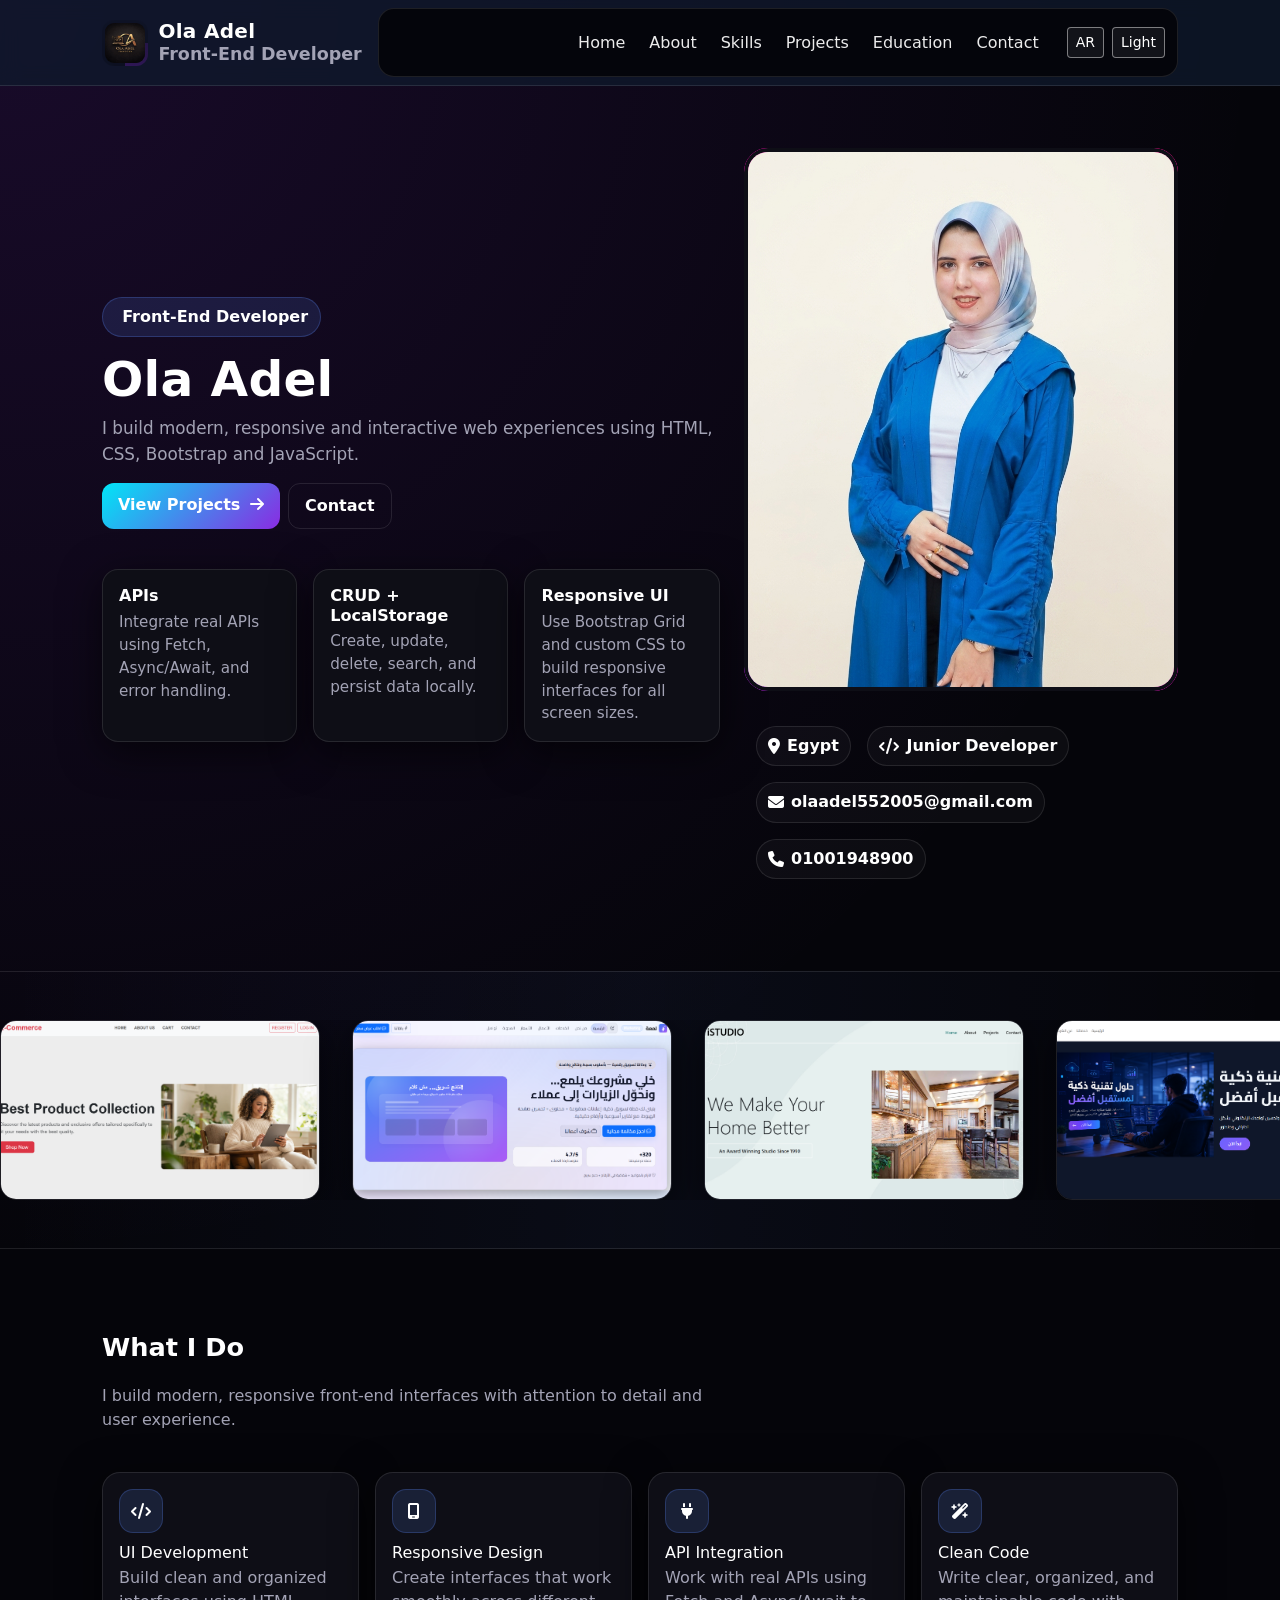
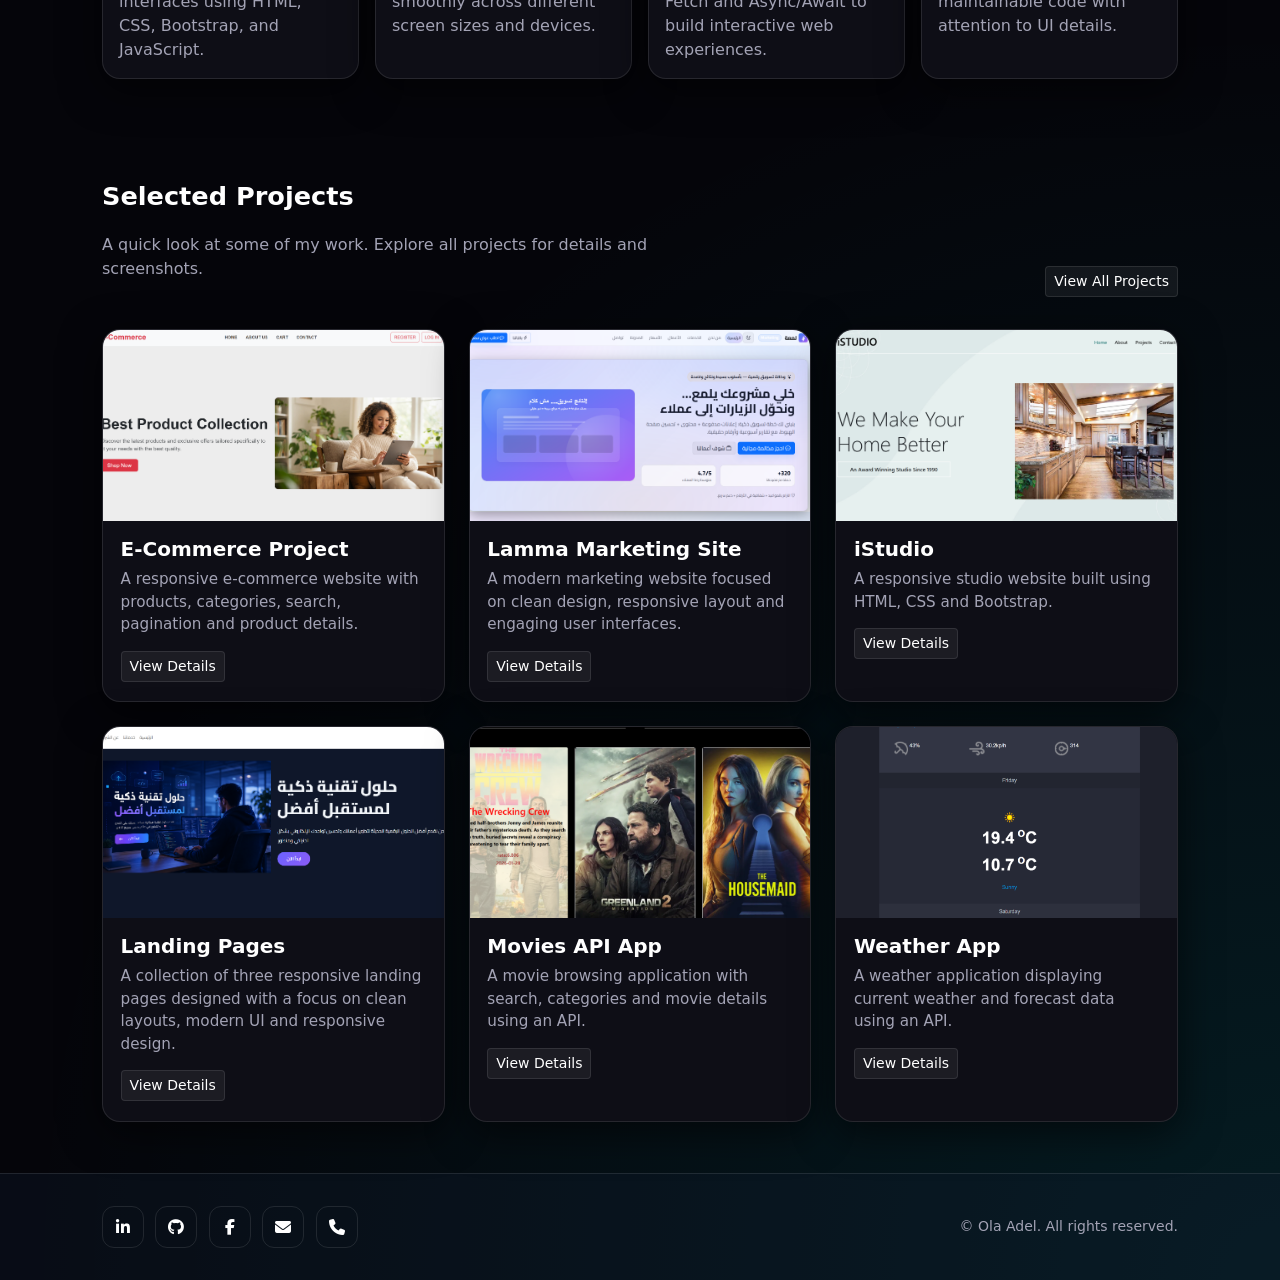
<file: index.html>
<!doctype html>
<html lang="en" dir="ltr" data-theme="dark">

<head>
  <meta charset="utf-8">
  <meta name="viewport" content="width=device-width, initial-scale=1">
  <title>Ola Adel | Portfolio</title>
  <link rel="icon" href="assets/img/logo.jpg">
  <link href="https://cdn.jsdelivr.net/npm/bootstrap@5.3.3/dist/css/bootstrap.min.css" rel="stylesheet">
  <link href="https://cdnjs.cloudflare.com/ajax/libs/font-awesome/6.5.0/css/all.min.css" rel="stylesheet">
  <link href="assets/css/style.css" rel="stylesheet">
</head>

<body>
  <button id="backToTop" class="btn btn-accent" aria-label="Back to top" title="Back to top"><i
      class="fa-solid fa-arrow-up"></i></button>

  <nav class="navbar navbar-expand-lg fixed-top">
    <div class="container container-narrow">
      <a class="navbar-brand brand" href="index.html">
        <div class="premium-frame">
          <img src="assets/img/logo.jpg" alt="logo">
        </div>
        <div class="name">
          <span>Ola Adel</span>
          <small data-i18n="hero_badge">Front-End Developer</small>
        </div>
      </a>
      <button class="navbar-toggler" type="button" data-bs-toggle="collapse" data-bs-target="#nav">
        <span class="navbar-toggler-icon"></span>
      </button>
      <div class="collapse navbar-collapse" id="nav">
        <ul class="navbar-nav ms-auto mb-2 mb-lg-0">
          <li class="nav-item"><a class="nav-link" data-page="index.html" href="index.html"
              data-i18n="nav_home">Home</a></li>
          <li class="nav-item"><a class="nav-link" data-page="about.html" href="about.html"
              data-i18n="nav_about">About</a></li>
          <li class="nav-item"><a class="nav-link" data-page="skills.html" href="skills.html"
              data-i18n="nav_skills">Skills</a></li>
          <li class="nav-item"><a class="nav-link" data-page="projects" href="projects.html"
              data-i18n="nav_projects">Projects</a></li>
          <li class="nav-item"><a class="nav-link" data-page="education.html" href="education.html"
              data-i18n="nav_education">Education</a></li>
          <li class="nav-item"><a class="nav-link" data-page="contact.html" href="contact.html"
              data-i18n="nav_contact">Contact</a></li>
        </ul>
        <div class="d-flex align-items-center gap-2 ms-lg-3 mt-3 mt-lg-0 nav-actions">
          <button class="btn btn-nav btn-sm" id="langBtn" data-action="toggle-lang" type="button">AR</button>
          <button class="btn btn-nav btn-sm" id="themeBtn" data-action="toggle-theme" type="button">Light</button>
        </div>
      </div>
    </div>
  </nav>

  <main class="hero">
    <div class="container container-narrow">
      <div class="row align-items-center g-4">

        <div class="col-lg-7">

          <span class="badge-soft reveal">
            <i class="fa-solid fa-sparkles"></i>
            <span data-i18n="hero_badge">Front-End Developer</span>
          </span>

          <h1 class="reveal" data-i18n="hero_title">Ola Adel</h1>

          <p class="reveal" data-i18n="hero_sub">
            Building modern, responsive and interactive web experiences using HTML, CSS, Bootstrap and JavaScript.
          </p>

          <div class="d-flex flex-wrap gap-2 mt-3 reveal">
            <a class="btn btn-accent" href="projects.html">
              <span data-i18n="hero_cta_projects">View Projects</span>
              <i class="fa-solid fa-arrow-right ms-1"></i>
            </a>

            <a class="btn btn-outline-soft" href="contact.html">
              <span data-i18n="hero_cta_contact">Contact</span>
            </a>
          </div>

          <div class="row g-3 mt-4">

            <div class="col-md-4 reveal">
              <div class="kpi">
                <h6 data-i18n="quick_1_t">APIs</h6>
                <p data-i18n="quick_1_d"></p>
              </div>
            </div>

            <div class="col-md-4 reveal">
              <div class="kpi">
                <h6 data-i18n="quick_2_t">CRUD + LocalStorage</h6>
                <p data-i18n="quick_2_d"></p>
              </div>
            </div>

            <div class="col-md-4 reveal">
              <div class="kpi">
                <h6 data-i18n="quick_3_t">Responsive UI</h6>
                <p data-i18n="quick_3_d"></p>
              </div>
            </div>

          </div>
        </div>

        <div class="col-lg-5">

          <div class="hero-card reveal">

            <div class="hero-photo-wrapper premium-frame">
              <img class="hero-photo" src="assets/img/ola.png" alt="Ola Adel photo">
            </div>

            <div class="hero-meta">

              <div class="d-flex flex-wrap gap-2 align-items-center">

                <span class="pill">
                  <i class="fa-solid fa-location-dot"></i>
                  <span data-i18n="location_value">Egypt</span>
                </span>

                <span class="pill">
                  <i class="fa-solid fa-code"></i>
                  Junior Developer
                </span>

                <span class="pill">
                  <i class="fa-solid fa-envelope"></i>
                  olaadel552005@gmail.com
                </span>

                <span class="pill">
                  <i class="fa-solid fa-phone"></i>
                  01001948900
                </span>

              </div>

            </div>
          </div>
        </div>

      </div>
    </div>
  </main>


  <!-- Projects Marquee Slider -->
  <section class="projects-marquee-section">

    <div class="marquee">

      <!-- First set -->
      <div class="marquee-content">

        <!-- E-Commerce -->
        <a href="project-ecommerce.html" class="marquee-item">
          <img src="assets/img/projects/ecommerce/01-home.png" alt="E-Commerce Project">

          <div class="marquee-overlay">
            <h6>E-Commerce Project</h6>
          </div>
        </a>

        <!-- Lamma -->
        <a href="project-lamma.html" class="marquee-item">
          <img src="assets/img/projects/lamma/01-home.png" alt="Lamma Marketing Site">

          <div class="marquee-overlay">
            <h6>Lamma Marketing Site</h6>
          </div>
        </a>

        <!-- iStudio -->
        <a href="project-istudio.html" class="marquee-item">
          <img src="assets/img/projects/istudio/01-home.png" alt="iStudio">

          <div class="marquee-overlay">
            <h6>iStudio</h6>
          </div>
        </a>

        <!-- Landing Pages -->
        <a href="project-landing-pages.html" class="marquee-item">
          <img src="assets/img/projects/landing-pages/01.png" alt="Landing Pages">

          <div class="marquee-overlay">
            <h6>Landing Pages</h6>
          </div>
        </a>

        <!-- Movies -->
        <a href="project-movies.html" class="marquee-item">
          <img src="assets/img/movies/grid.png" alt="Movies API">

          <div class="marquee-overlay">
            <h6>Movies API App</h6>
          </div>
        </a>

        <!-- Weather -->
        <a href="project-weather.html" class="marquee-item">
          <img src="assets/img/weather.png" alt="Weather App">

          <div class="marquee-overlay">
            <h6>Weather App</h6>
          </div>
        </a>

      </div>


      <!-- Duplicate set for infinite animation -->
      <div class="marquee-content" aria-hidden="true">

        <a href="project-ecommerce.html" class="marquee-item">
          <img src="assets/img/projects/ecommerce/01-home.png" alt="">

          <div class="marquee-overlay">
            <h6>E-Commerce Project</h6>
          </div>
        </a>

        <a href="project-lamma.html" class="marquee-item">
          <img src="assets/img/projects/lamma/01-home.png" alt="">

          <div class="marquee-overlay">
            <h6>Lamma Marketing Site</h6>
          </div>
        </a>

        <a href="project-istudio.html" class="marquee-item">
          <img src="assets/img/projects/istudio/01-home.png" alt="">

          <div class="marquee-overlay">
            <h6>iStudio</h6>
          </div>
        </a>

        <a href="project-landing-pages.html" class="marquee-item">
          <img src="assets/img/projects/landing-pages/01.png" alt="">

          <div class="marquee-overlay">
            <h6>Landing Pages</h6>
          </div>
        </a>

        <a href="project-movies.html" class="marquee-item">
          <img src="assets/img/movies/grid.png" alt="">

          <div class="marquee-overlay">
            <h6>Movies API App</h6>
          </div>
        </a>

        <a href="project-weather.html" class="marquee-item">
          <img src="assets/img/weather.png" alt="">

          <div class="marquee-overlay">
            <h6>Weather App</h6>
          </div>
        </a>

      </div>

    </div>

  </section>


  <!-- What I Do -->
  <section class="section">
    <div class="container container-narrow">

      <div class="d-flex align-items-end justify-content-between flex-wrap gap-3 mb-2">

        <div>

          <h2 class="section-title reveal" data-i18n="what_i_do_title">
            What I Do
          </h2>

          <p class="reveal" style="color:var(--muted);max-width:60ch" data-i18n="what_i_do_sub">
            I build modern, responsive front-end experiences with clean UI and smooth interactions.
          </p>

        </div>

      </div>

      <div class="row g-3 mt-1">

        <div class="col-md-6 col-lg-3 reveal">
          <div class="feature-card">

            <div class="feature-icon">
              <i class="fa-solid fa-code"></i>
            </div>

            <h6 class="mb-1" data-i18n="service_ui">
              UI Development
            </h6>

            <p class="mb-0" style="color:var(--muted)" data-i18n="service_ui_desc">
              Build clean layouts using HTML, CSS, Bootstrap, and JavaScript.
            </p>

          </div>
        </div>


        <div class="col-md-6 col-lg-3 reveal">
          <div class="feature-card">

            <div class="feature-icon">
              <i class="fa-solid fa-mobile-screen"></i>
            </div>

            <h6 class="mb-1" data-i18n="service_responsive">
              Responsive Design
            </h6>

            <p class="mb-0" style="color:var(--muted)" data-i18n="service_responsive_desc">
              Optimized for all screen sizes with modern responsive techniques.
            </p>

          </div>
        </div>


        <div class="col-md-6 col-lg-3 reveal">
          <div class="feature-card">

            <div class="feature-icon">
              <i class="fa-solid fa-plug"></i>
            </div>

            <h6 class="mb-1" data-i18n="service_api">
              API Integration
            </h6>

            <p class="mb-0" style="color:var(--muted)" data-i18n="service_api_desc">
              Consume APIs, handle states, and build interactive UI experiences.
            </p>

          </div>
        </div>


        <div class="col-md-6 col-lg-3 reveal">
          <div class="feature-card">

            <div class="feature-icon">
              <i class="fa-solid fa-wand-magic-sparkles"></i>
            </div>

            <h6 class="mb-1" data-i18n="service_clean">
              Clean Code
            </h6>

            <p class="mb-0" style="color:var(--muted)" data-i18n="service_clean_desc">
              Readable, maintainable code with attention to UI details.
            </p>

          </div>
        </div>

      </div>
    </div>
  </section>


  <!-- Selected Projects -->
  <section class="section">
    <div class="container container-narrow">

      <div class="d-flex align-items-end justify-content-between flex-wrap gap-3 mb-2">

        <div>

          <h2 class="section-title reveal" data-i18n="selected_projects_title">
            Selected Projects
          </h2>

          <p class="reveal" style="color:var(--muted);max-width:60ch" data-i18n="selected_projects_sub">
            A quick look at some of my work. See all projects for details and screenshots.
          </p>

        </div>

        <a class="btn btn-nav btn-sm reveal" href="projects.html" data-i18n="view_all_projects">
          View all
        </a>

      </div>


      <div class="row g-4 mt-1">

        <!-- E-Commerce -->
        <div class="col-md-6 col-lg-4 reveal">
          <div class="project-card">

            <img class="project-thumb" src="assets/img/projects/ecommerce/01-home.png" alt="E-Commerce Project">

            <div class="project-body">

              <h5>E-Commerce Project</h5>

              <p>
                A responsive e-commerce website with products,
                categories, search, pagination and product details.
              </p>

              <a class="btn btn-nav btn-sm" href="project-ecommerce.html">
                View Details
              </a>

            </div>
          </div>
        </div>


        <!-- Lamma Marketing -->
        <div class="col-md-6 col-lg-4 reveal">
          <div class="project-card">

            <img class="project-thumb" src="assets/img/projects/lamma/01-home.png" alt="Lamma Marketing Site">

            <div class="project-body">

              <h5>Lamma Marketing Site</h5>

              <p>
                A modern marketing website focused on clean design,
                responsive layout and engaging user interfaces.
              </p>

              <a class="btn btn-nav btn-sm" href="project-lamma.html">
                View Details
              </a>

            </div>
          </div>
        </div>


        <!-- iStudio -->
        <div class="col-md-6 col-lg-4 reveal">
          <div class="project-card">

            <img class="project-thumb" src="assets/img/projects/istudio/01-home.png" alt="iStudio">

            <div class="project-body">

              <h5>iStudio</h5>

              <p>
                A responsive studio website built using HTML,
                CSS and Bootstrap.
              </p>

              <a class="btn btn-nav btn-sm" href="project-istudio.html">
                View Details
              </a>

            </div>
          </div>
        </div>


        <!-- Landing Pages -->
        <div class="col-md-6 col-lg-4 reveal">
          <div class="project-card">

            <img class="project-thumb" src="assets/img/projects/landing-pages/01.png" alt="Landing Pages">

            <div class="project-body">

              <h5>Landing Pages</h5>

              <p>
                A collection of three responsive landing pages
                designed with a focus on clean layouts, modern UI
                and responsive design.
              </p>

              <a class="btn btn-nav btn-sm" href="project-landing-pages.html">
                View Details
              </a>

            </div>
          </div>
        </div>


        <!-- Movies API -->
        <div class="col-md-6 col-lg-4 reveal">
          <div class="project-card">

            <img class="project-thumb" src="assets/img/movies/grid.png" alt="Movies API">

            <div class="project-body">

              <h5>Movies API App</h5>

              <p>
                A movie browsing application with search,
                categories and movie details using an API.
              </p>

              <a class="btn btn-nav btn-sm" href="project-movies.html">
                View Details
              </a>

            </div>
          </div>
        </div>


        <!-- Weather -->
        <div class="col-md-6 col-lg-4 reveal">
          <div class="project-card">

            <img class="project-thumb" src="assets/img/weather.png" alt="Weather App">

            <div class="project-body">

              <h5>Weather App</h5>

              <p>
                A weather application displaying current weather
                and forecast data using an API.
              </p>

              <a class="btn btn-nav btn-sm" href="project-weather.html">
                View Details
              </a>

            </div>
          </div>
        </div>

      </div>
    </div>
  </section>

  <footer>
    <div class="container container-narrow">
      <div class="row align-items-center g-3">
        <div class="col-md-6">
          <div class="footer-icons">
            <a href="https://www.linkedin.com/in/olaadel55" target="_blank" aria-label="LinkedIn"><i
                class="fa-brands fa-linkedin-in"></i></a>
            <a href="https://github.com/lolaadel" target="_blank" aria-label="GitHub"><i
                class="fa-brands fa-github"></i></a>
            <a href="https://www.facebook.com/share/1CRuUR7CFk/" target="_blank" aria-label="Facebook"><i
                class="fa-brands fa-facebook-f"></i></a>
            <a href="mailto:olaadel552005@gmail.com" aria-label="Email"><i class="fa-solid fa-envelope"></i></a>
            <a href="tel:+201001948900" aria-label="Phone"><i class="fa-solid fa-phone"></i></a>
          </div>
        </div>
        <div class="col-md-6 text-md-end">
          <div class="small" style="color:var(--muted);">
            © <span id="y"></span> Ola Adel. <span data-i18n="footer_rights">All rights reserved.</span>
          </div>
        </div>
      </div>
    </div>
  </footer>

  <script src="https://cdn.jsdelivr.net/npm/bootstrap@5.3.3/dist/js/bootstrap.bundle.min.js"></script>
  <script src="assets/js/main.js"></script>
</body>

</html>
</file>
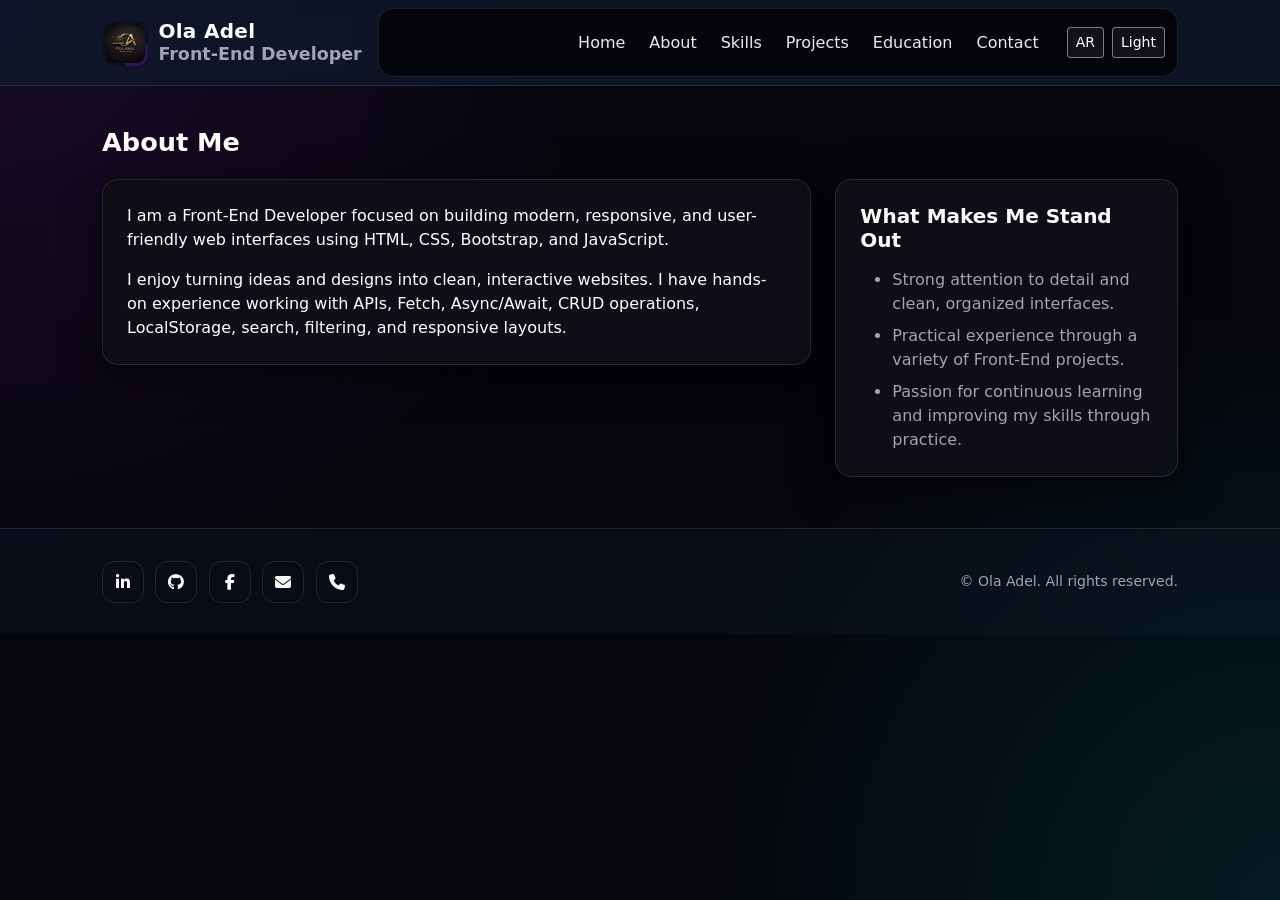
<file: about.html>
<!doctype html>
<html lang="en" dir="ltr" data-theme="dark">

<head>
  <meta charset="utf-8">
  <meta name="viewport" content="width=device-width, initial-scale=1">
  <title>Ola Adel | Portfolio</title>
  <link rel="icon" href="assets/img/logo.jpg">
  <link href="https://cdn.jsdelivr.net/npm/bootstrap@5.3.3/dist/css/bootstrap.min.css" rel="stylesheet">
  <link href="https://cdnjs.cloudflare.com/ajax/libs/font-awesome/6.5.0/css/all.min.css" rel="stylesheet">
  <link href="assets/css/style.css" rel="stylesheet">
</head>

<body>
  <button id="backToTop" class="btn btn-accent" aria-label="Back to top" title="Back to top"><i
      class="fa-solid fa-arrow-up"></i></button>

  <nav class="navbar navbar-expand-lg fixed-top">
    <div class="container container-narrow">
      <a class="navbar-brand brand" href="index.html">
        <div class="premium-frame">
          <img src="assets/img/logo.jpg" alt="logo">
        </div>
        <div class="name">
          <span>Ola Adel</span>
          <small data-i18n="hero_badge">Front-End Developer</small>
        </div>
      </a>
      <button class="navbar-toggler" type="button" data-bs-toggle="collapse" data-bs-target="#nav">
        <span class="navbar-toggler-icon"></span>
      </button>
      <div class="collapse navbar-collapse" id="nav">
        <ul class="navbar-nav ms-auto mb-2 mb-lg-0">
          <li class="nav-item"><a class="nav-link" data-page="index.html" href="index.html"
              data-i18n="nav_home">Home</a></li>
          <li class="nav-item"><a class="nav-link" data-page="about.html" href="about.html"
              data-i18n="nav_about">About</a></li>
          <li class="nav-item"><a class="nav-link" data-page="skills.html" href="skills.html"
              data-i18n="nav_skills">Skills</a></li>
          <li class="nav-item"><a class="nav-link" data-page="projects" href="projects.html"
              data-i18n="nav_projects">Projects</a></li>
          <li class="nav-item"><a class="nav-link" data-page="education.html" href="education.html"
              data-i18n="nav_education">Education</a></li>
          <li class="nav-item"><a class="nav-link" data-page="contact.html" href="contact.html"
              data-i18n="nav_contact">Contact</a></li>
        </ul>
        <div class="d-flex align-items-center gap-2 ms-lg-3 mt-3 mt-lg-0 nav-actions">
          <button class="btn btn-nav btn-sm" id="langBtn" data-action="toggle-lang" type="button">AR</button>
          <button class="btn btn-nav btn-sm" id="themeBtn" data-action="toggle-theme" type="button">Light</button>
        </div>
      </div>
    </div>
  </nav>

  <main class="section">
    <div class="container container-narrow">
      <h2 class="section-title reveal" data-i18n="about_title">About Me</h2>
      <div class="row g-4">
        <div class="col-lg-8 reveal">
          <div class="card-soft p-4">
            <p class="mb-3" data-i18n="about_p1"></p>
            <p class="mb-0" data-i18n="about_p2"></p>
          </div>
        </div>
        <div class="col-lg-4 reveal">
          <div class="card-soft p-4">
            <h5 class="mb-3" style="font-weight:900" data-i18n="about_points_title">What makes me stand out</h5>
            <ul class="mb-0" style="color:var(--muted);">
              <li class="mb-2" data-i18n="about_point_1"></li>
              <li class="mb-2" data-i18n="about_point_2"></li>
              <li data-i18n="about_point_3"></li>
            </ul>
          </div>
        </div>
      </div>
    </div>
  </main>

  <footer>
    <div class="container container-narrow">
      <div class="row align-items-center g-3">
        <div class="col-md-6">
          <div class="footer-icons">
            <a href="https://www.linkedin.com/in/olaadel55" target="_blank" aria-label="LinkedIn"><i
                class="fa-brands fa-linkedin-in"></i></a>
            <a href="https://github.com/lolaadel" target="_blank" aria-label="GitHub"><i
                class="fa-brands fa-github"></i></a>
            <a href="https://www.facebook.com/share/1CRuUR7CFk/" target="_blank" aria-label="Facebook"><i
                class="fa-brands fa-facebook-f"></i></a>
            <a href="mailto:olaadel552005@gmail.com" aria-label="Email"><i class="fa-solid fa-envelope"></i></a>
            <a href="tel:+201001948900" aria-label="Phone"><i class="fa-solid fa-phone"></i></a>
          </div>
        </div>
        <div class="col-md-6 text-md-end">
          <div class="small" style="color:var(--muted);">
            © <span id="y"></span> Ola Adel. <span data-i18n="footer_rights">All rights reserved.</span>
          </div>
        </div>
      </div>
    </div>
  </footer>

  <script src="https://cdn.jsdelivr.net/npm/bootstrap@5.3.3/dist/js/bootstrap.bundle.min.js"></script>
  <script src="assets/js/main.js"></script>
</body>

</html>
</file>
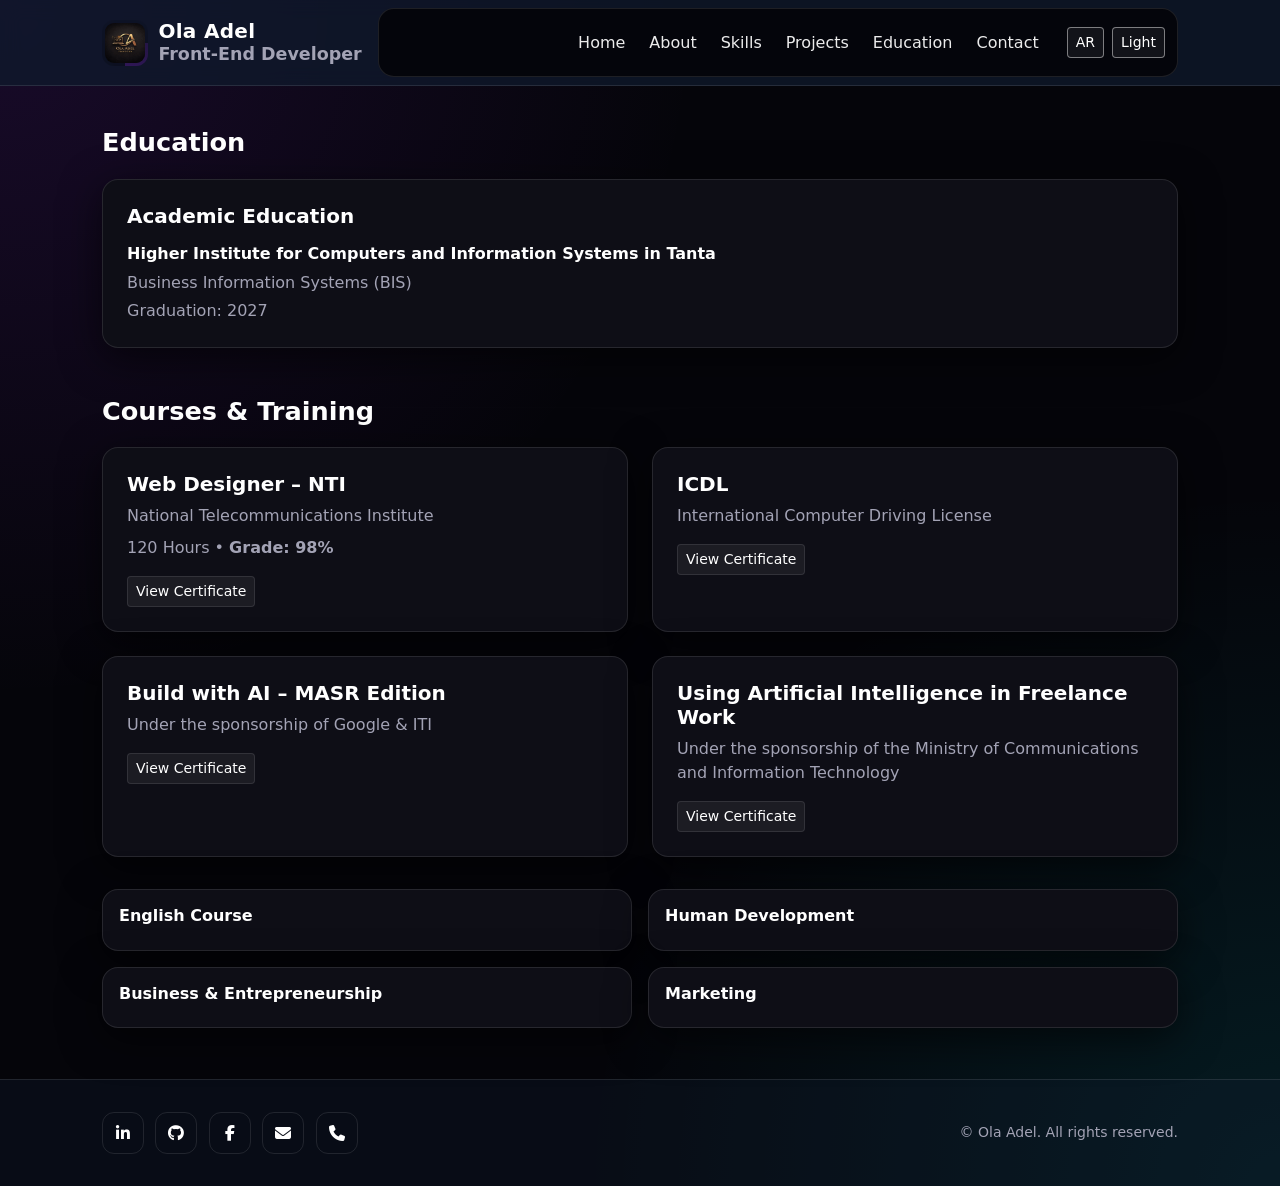
<file: education.html>
<!doctype html>
<html lang="en" dir="ltr" data-theme="dark">

<head>
  <meta charset="utf-8">
  <meta name="viewport" content="width=device-width, initial-scale=1">
  <title>Ola Adel | Portfolio</title>
  <link rel="icon" href="assets/img/logo.jpg">
  <link href="https://cdn.jsdelivr.net/npm/bootstrap@5.3.3/dist/css/bootstrap.min.css" rel="stylesheet">
  <link href="https://cdnjs.cloudflare.com/ajax/libs/font-awesome/6.5.0/css/all.min.css" rel="stylesheet">
  <link href="assets/css/style.css" rel="stylesheet">
</head>

<body>
  <button id="backToTop" class="btn btn-accent" aria-label="Back to top" title="Back to top"><i
      class="fa-solid fa-arrow-up"></i></button>

  <nav class="navbar navbar-expand-lg fixed-top">
    <div class="container container-narrow">
      <a class="navbar-brand brand" href="index.html">
        <div class="premium-frame">
          <img src="assets/img/logo.jpg" alt="logo">
        </div>
        <div class="name">
          <span>Ola Adel</span>
          <small data-i18n="hero_badge">Front-End Developer</small>
        </div>
      </a>
      <button class="navbar-toggler" type="button" data-bs-toggle="collapse" data-bs-target="#nav">
        <span class="navbar-toggler-icon"></span>
      </button>
      <div class="collapse navbar-collapse" id="nav">
        <ul class="navbar-nav ms-auto mb-2 mb-lg-0">
          <li class="nav-item"><a class="nav-link" data-page="index.html" href="index.html"
              data-i18n="nav_home">Home</a></li>
          <li class="nav-item"><a class="nav-link" data-page="about.html" href="about.html"
              data-i18n="nav_about">About</a></li>
          <li class="nav-item"><a class="nav-link" data-page="skills.html" href="skills.html"
              data-i18n="nav_skills">Skills</a></li>
          <li class="nav-item"><a class="nav-link" data-page="projects" href="projects.html"
              data-i18n="nav_projects">Projects</a></li>
          <li class="nav-item"><a class="nav-link" data-page="education.html" href="education.html"
              data-i18n="nav_education">Education</a></li>
          <li class="nav-item"><a class="nav-link" data-page="contact.html" href="contact.html"
              data-i18n="nav_contact">Contact</a></li>
        </ul>
        <div class="d-flex align-items-center gap-2 ms-lg-3 mt-3 mt-lg-0 nav-actions">
          <button class="btn btn-nav btn-sm" id="langBtn" data-action="toggle-lang" type="button">AR</button>
          <button class="btn btn-nav btn-sm" id="themeBtn" data-action="toggle-theme" type="button">Light</button>
        </div>
      </div>
    </div>
  </nav>

  <main class="section">
    <div class="container container-narrow">

      <h2 class="section-title reveal" data-i18n="education_title">
        Education
      </h2>

      <!-- Academic Education -->
      <div class="row g-4 mb-4">

        <div class="col-12 reveal">
          <div class="card-soft p-4">

            <h5 class="mb-3" style="font-weight:900" data-i18n="edu_title">
              Academic Education
            </h5>

            <h6 style="font-weight:800" data-i18n="edu_1_school">
              Higher Institute for Computers and Information Systems in Tanta
            </h6>

            <p class="mb-0" style="color:var(--muted);" data-i18n="edu_1_degree">
              Business Information Systems (BIS)
            </p>

            <p class="mb-0 mt-1" style="color:var(--muted);" data-i18n="edu_1_year">
              Expected Graduation: 2027
            </p>

          </div>
        </div>

      </div>


      <!-- Courses & Training -->
      <h2 class="section-title reveal mt-5" data-i18n="courses_title">
        Courses & Training
      </h2>


      <!-- Main Courses -->
      <div class="row g-4">

        <!-- NTI -->
        <div class="col-md-6 reveal">
          <div class="card-soft p-4 h-100">

            <h5 class="mb-2" style="font-weight:900" data-i18n="course_1_title">
              Web Designer – NTI
            </h5>

            <p class="mb-2" style="color:var(--muted);" data-i18n="course_1_desc">
              National Telecommunications Institute
            </p>

            <p class="mb-3" style="color:var(--muted);">
              <span data-i18n="course_1_hours">120 Hours</span>
              •
              <strong data-i18n="course_1_grade">Grade: 98%</strong>
            </p>

            <button class="btn btn-nav btn-sm" data-bs-toggle="modal" data-bs-target="#certificate-nti"
              data-i18n="view_certificate">
              View Certificate
            </button>

          </div>
        </div>


        <!-- Build with AI -->
        <div class="col-md-6 reveal">
          <div class="card-soft p-4 h-100">

            <h5 class="mb-2" style="font-weight:900" data-i18n="course_2_title">
              Build with AI – MASR Edition
            </h5>

            <p class="mb-3" style="color:var(--muted);" data-i18n="course_2_desc">
              Under the sponsorship of Google & ITI
            </p>

            <button class="btn btn-nav btn-sm" data-bs-toggle="modal" data-bs-target="#certificate-ai"
              data-i18n="view_certificate">
              View Certificate
            </button>

          </div>
        </div>


        <!-- AI Freelancing -->
        <div class="col-md-6 reveal">
          <div class="card-soft p-4 h-100">

            <h5 class="mb-2" style="font-weight:900" data-i18n="course_3_title">
              Using Artificial Intelligence in Freelance Work
            </h5>

            <p class="mb-3" style="color:var(--muted);" data-i18n="course_3_desc">
              Under the sponsorship of the Ministry of Communications and Information Technology
            </p>

            <button class="btn btn-nav btn-sm" data-bs-toggle="modal" data-bs-target="#certificate-freelance-ai"
              data-i18n="view_certificate">
              View Certificate
            </button>

          </div>
        </div>


        <!-- ICDL -->
        <div class="col-md-6 reveal">
          <div class="card-soft p-4 h-100">

            <h5 class="mb-2" style="font-weight:900" data-i18n="course_4_title">
              ICDL
            </h5>

            <p class="mb-3" style="color:var(--muted);" data-i18n="course_4_desc">
              International Computer Driving License
            </p>

            <button class="btn btn-nav btn-sm" data-bs-toggle="modal" data-bs-target="#certificate-icdl"
              data-i18n="view_certificate">
              View Certificate
            </button>

          </div>
        </div>

      </div>


      <!-- Additional Courses -->
      <div class="row g-3 mt-3">

        <div class="col-md-6 reveal">
          <div class="card-soft p-3 h-100">

            <h6 style="font-weight:900" data-i18n="course_5_title">
              English Course
            </h6>
          </div>
        </div>


        <div class="col-md-6 reveal">
          <div class="card-soft p-3 h-100">

            <h6 style="font-weight:900" data-i18n="course_6_title">
              Human Development
            </h6>
          </div>
        </div>


        <div class="col-md-6 reveal">
          <div class="card-soft p-3 h-100">

            <h6 style="font-weight:900" data-i18n="course_7_title">
              Business & Entrepreneurship
            </h6>
          </div>
        </div>


        <div class="col-md-6 reveal">
          <div class="card-soft p-3 h-100">

            <h6 style="font-weight:900" data-i18n="course_8_title">
              Marketing
            </h6>
          </div>
        </div>

      </div>

    </div>
  </main>

  <section>
    <!-- Certificate: NTI -->
    <div class="modal fade" id="certificate-nti" tabindex="-1" aria-hidden="true">
      <div class="modal-dialog modal-xl modal-dialog-centered">
        <div class="modal-content bg-dark text-light">

          <div class="modal-header border-secondary">
            <h5 class="modal-title">Web Designer – NTI</h5>

            <button type="button" class="btn-close btn-close-white" data-bs-dismiss="modal" aria-label="Close">
            </button>
          </div>

          <div class="modal-body text-center">
            <img src="assets/img/certificates/nti.jpg" alt="Web Designer NTI Certificate" class="img-fluid rounded-4">
          </div>

        </div>
      </div>
    </div>


    <!-- Certificate: Build with AI -->
    <div class="modal fade" id="certificate-ai" tabindex="-1" aria-hidden="true">
      <div class="modal-dialog modal-xl modal-dialog-centered">
        <div class="modal-content bg-dark text-light">

          <div class="modal-header border-secondary">
            <h5 class="modal-title">Build with AI – MASR Edition</h5>

            <button type="button" class="btn-close btn-close-white" data-bs-dismiss="modal" aria-label="Close">
            </button>
          </div>

          <div class="modal-body text-center">
            <img src="assets/img/certificates/build-with-ai.jpg" alt="Build with AI Certificate"
              class="img-fluid rounded-4">
          </div>

        </div>
      </div>
    </div>


    <!-- Certificate: AI Freelance -->
    <div class="modal fade" id="certificate-freelance-ai" tabindex="-1" aria-hidden="true">
      <div class="modal-dialog modal-xl modal-dialog-centered">
        <div class="modal-content bg-dark text-light">

          <div class="modal-header border-secondary">
            <h5 class="modal-title">
              Using Artificial Intelligence in Freelance Work
            </h5>

            <button type="button" class="btn-close btn-close-white" data-bs-dismiss="modal" aria-label="Close">
            </button>
          </div>

          <div class="modal-body text-center">
            <img src="assets/img/certificates/freelance-ai.jpg" alt="AI Freelance Certificate"
              class="img-fluid rounded-4">
          </div>

        </div>
      </div>
    </div>


    <!-- Certificate: ICDL -->
    <div class="modal fade" id="certificate-icdl" tabindex="-1" aria-hidden="true">
      <div class="modal-dialog modal-xl modal-dialog-centered">
        <div class="modal-content bg-dark text-light">

          <div class="modal-header border-secondary">
            <h5 class="modal-title">ICDL</h5>

            <button type="button" class="btn-close btn-close-white" data-bs-dismiss="modal" aria-label="Close">
            </button>
          </div>

          <div class="modal-body text-center">
            <img src="assets/img/certificates/icdl.jpg" alt="ICDL Certificate" class="img-fluid rounded-4">
          </div>

        </div>
      </div>
    </div>

  </section>

  <footer>
    <div class="container container-narrow">
      <div class="row align-items-center g-3">
        <div class="col-md-6">
          <div class="footer-icons">
            <a href="https://www.linkedin.com/in/olaadel55" target="_blank" aria-label="LinkedIn"><i
                class="fa-brands fa-linkedin-in"></i></a>
            <a href="https://github.com/lolaadel" target="_blank" aria-label="GitHub"><i
                class="fa-brands fa-github"></i></a>
            <a href="https://www.facebook.com/share/1CRuUR7CFk/" target="_blank" aria-label="Facebook"><i
                class="fa-brands fa-facebook-f"></i></a>
            <a href="mailto:olaadel552005@gmail.com" aria-label="Email"><i class="fa-solid fa-envelope"></i></a>
            <a href="tel:+201001948900" aria-label="Phone"><i class="fa-solid fa-phone"></i></a>
          </div>
        </div>
        <div class="col-md-6 text-md-end">
          <div class="small" style="color:var(--muted);">
            © <span id="y"></span> Ola Adel. <span data-i18n="footer_rights">All rights reserved.</span>
          </div>
        </div>
      </div>
    </div>
  </footer>

  <script src="https://cdn.jsdelivr.net/npm/bootstrap@5.3.3/dist/js/bootstrap.bundle.min.js"></script>
  <script src="assets/js/main.js"></script>
</body>

</html>
</file>
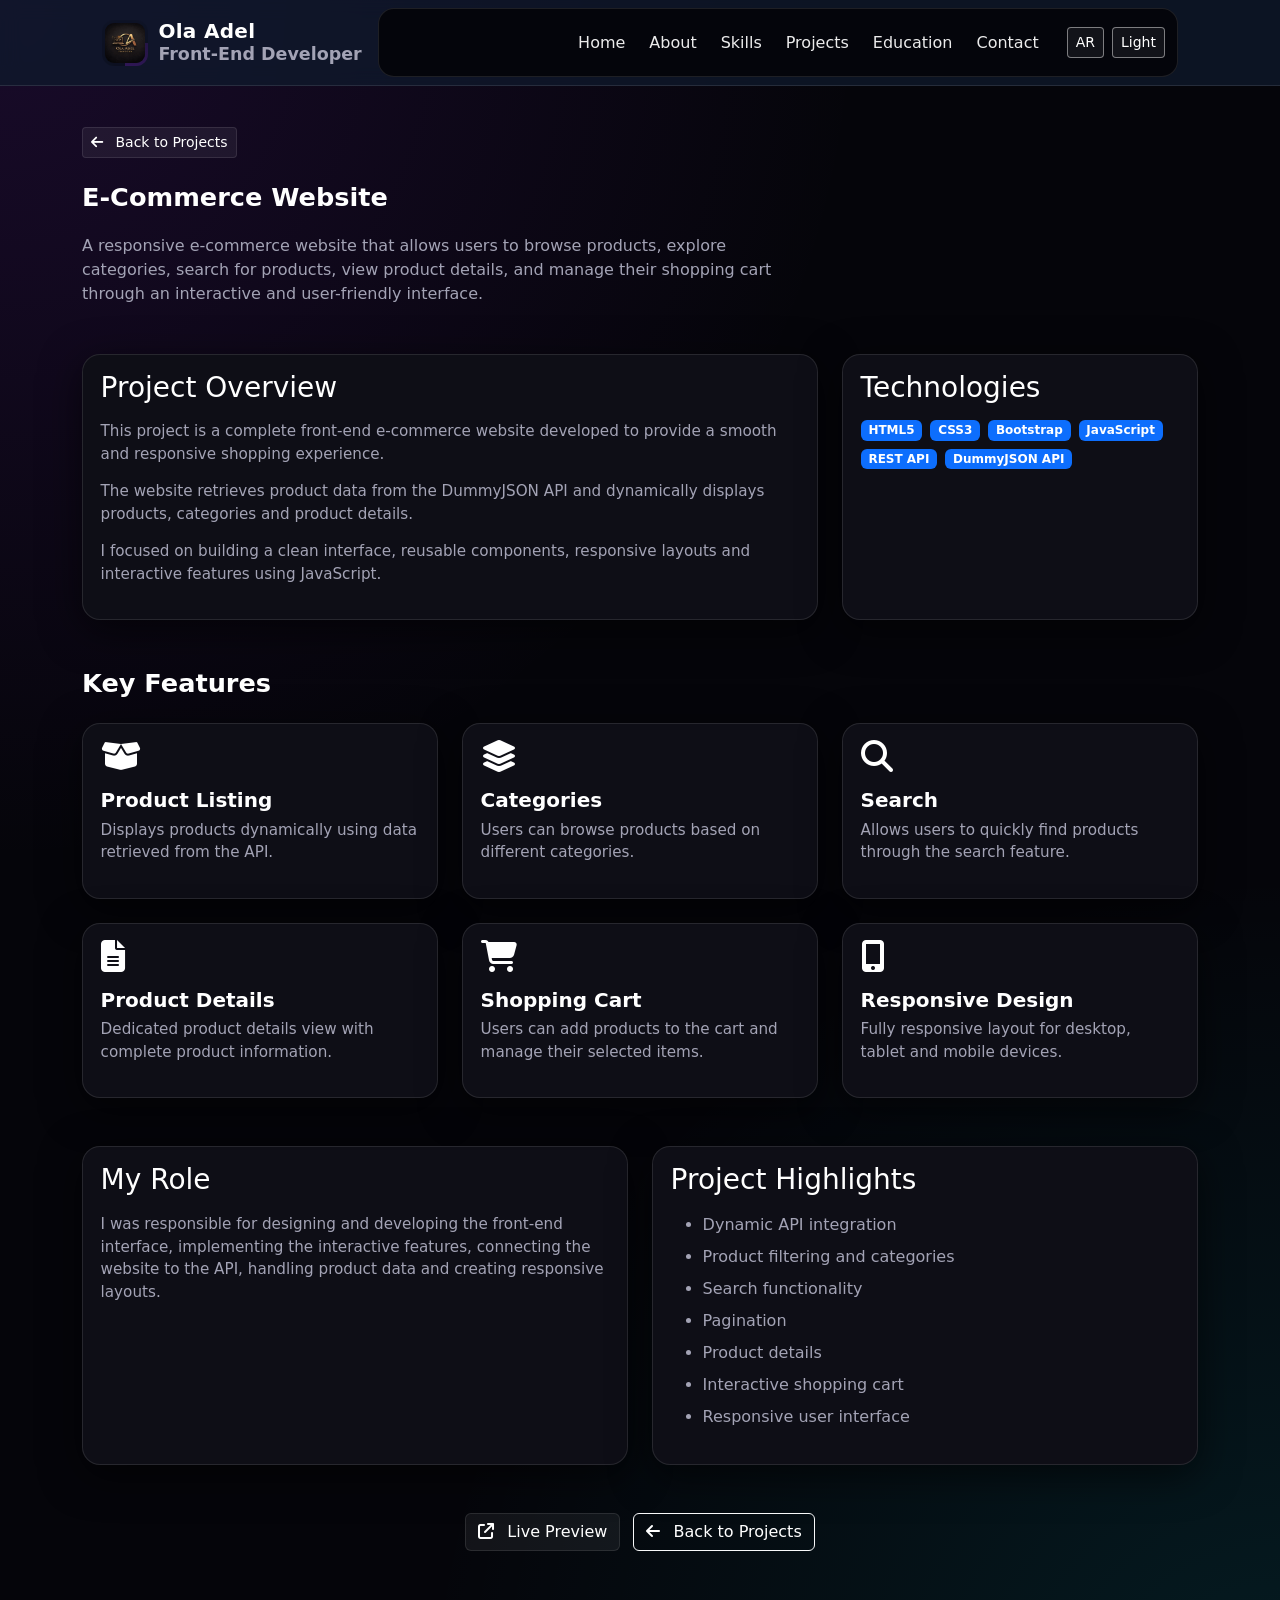
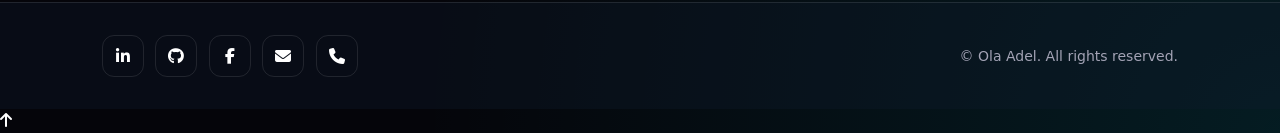
<file: project-ecommerce.html>
<!DOCTYPE html>
<html data-theme="dark" lang="en">

<head>
    <meta charset="utf-8">
    <meta name="viewport" content="width=device-width, initial-scale=1">
    <title>E-Commerce Website | Ola Adel</title>
    <link rel="icon" href="assets/img/logo.jpg">
    <link href="https://cdn.jsdelivr.net/npm/bootstrap@5.3.3/dist/css/bootstrap.min.css" rel="stylesheet">
    <link href="https://cdnjs.cloudflare.com/ajax/libs/font-awesome/6.5.0/css/all.min.css" rel="stylesheet">
    <link href="assets/css/style.css" rel="stylesheet">
</head>

<body>

    <!-- Navbar -->
    <nav class="navbar navbar-expand-lg fixed-top">
        <div class="container container-narrow">
            <a class="navbar-brand brand" href="index.html">
                <div class="premium-frame">
                    <img src="assets/img/logo.jpg" alt="logo">
                </div>
                <div class="name">
                    <span>Ola Adel</span>
                    <small data-i18n="hero_badge">Front-End Developer</small>
                </div>
            </a>
            <button class="navbar-toggler" type="button" data-bs-toggle="collapse" data-bs-target="#nav">
                <span class="navbar-toggler-icon"></span>
            </button>
            <div class="collapse navbar-collapse" id="nav">
                <ul class="navbar-nav ms-auto mb-2 mb-lg-0">
                    <li class="nav-item"><a class="nav-link" data-page="index.html" href="index.html"
                            data-i18n="nav_home">Home</a></li>
                    <li class="nav-item"><a class="nav-link" data-page="about.html" href="about.html"
                            data-i18n="nav_about">About</a></li>
                    <li class="nav-item"><a class="nav-link" data-page="skills.html" href="skills.html"
                            data-i18n="nav_skills">Skills</a></li>
                    <li class="nav-item"><a class="nav-link" data-page="projects" href="projects.html"
                            data-i18n="nav_projects">Projects</a></li>
                    <li class="nav-item"><a class="nav-link" data-page="education.html" href="education.html"
                            data-i18n="nav_education">Education</a></li>
                    <li class="nav-item"><a class="nav-link" data-page="contact.html" href="contact.html"
                            data-i18n="nav_contact">Contact</a></li>
                </ul>
                <div class="d-flex align-items-center gap-2 ms-lg-3 mt-3 mt-lg-0 nav-actions">
                    <button class="btn btn-nav btn-sm" id="langBtn" data-action="toggle-lang" type="button">AR</button>
                    <button class="btn btn-nav btn-sm" id="themeBtn" data-action="toggle-theme"
                        type="button">Light</button>
                </div>
            </div>
        </div>
    </nav>


    <!-- Main -->
    <main class="container">

        <section class="section">

            <!-- Header -->
            <div class="mb-5">

                <a href="projects.html" class="btn btn-nav btn-sm mb-4">

                    <i class="fa-solid fa-arrow-left me-2"></i>
                    Back to Projects

                </a>

                <h1 class="section-title reveal">
                    E-Commerce Website
                </h1>

                <p class="reveal" style="color:var(--muted); max-width:70ch;">

                    A responsive e-commerce website that allows users
                    to browse products, explore categories, search for
                    products, view product details, and manage their
                    shopping cart through an interactive and
                    user-friendly interface.

                </p>

            </div>


            <!-- Project Overview -->
            <div class="row g-4 mb-5">

                <div class="col-lg-8">

                    <div class="project-card h-100">

                        <div class="project-body">

                            <h3 class="mb-3">
                                Project Overview
                            </h3>

                            <p style="color:var(--muted);">

                                This project is a complete front-end
                                e-commerce website developed to provide
                                a smooth and responsive shopping
                                experience.

                            </p>

                            <p style="color:var(--muted);">

                                The website retrieves product data from
                                the DummyJSON API and dynamically
                                displays products, categories and
                                product details.

                            </p>

                            <p style="color:var(--muted);">

                                I focused on building a clean interface,
                                reusable components, responsive layouts
                                and interactive features using
                                JavaScript.

                            </p>

                        </div>

                    </div>

                </div>


                <!-- Technologies -->
                <div class="col-lg-4">

                    <div class="project-card h-100">

                        <div class="project-body">

                            <h3 class="mb-3">
                                Technologies
                            </h3>

                            <div class="d-flex flex-wrap gap-2">

                                <span class="badge bg-primary">
                                    HTML5
                                </span>

                                <span class="badge bg-primary">
                                    CSS3
                                </span>

                                <span class="badge bg-primary">
                                    Bootstrap
                                </span>

                                <span class="badge bg-primary">
                                    JavaScript
                                </span>

                                <span class="badge bg-primary">
                                    REST API
                                </span>

                                <span class="badge bg-primary">
                                    DummyJSON API
                                </span>

                            </div>

                        </div>

                    </div>

                </div>

            </div>


            <!-- Key Features -->
            <div class="mb-5">

                <h2 class="section-title mb-4">
                    Key Features
                </h2>

                <div class="row g-4">

                    <div class="col-md-6 col-lg-4">

                        <div class="project-card h-100">

                            <div class="project-body">

                                <i class="fa-solid fa-box-open fa-2x mb-3"></i>

                                <h5>
                                    Product Listing
                                </h5>

                                <p style="color:var(--muted);">
                                    Displays products dynamically
                                    using data retrieved from the API.
                                </p>

                            </div>

                        </div>

                    </div>


                    <div class="col-md-6 col-lg-4">

                        <div class="project-card h-100">

                            <div class="project-body">

                                <i class="fa-solid fa-layer-group fa-2x mb-3"></i>

                                <h5>
                                    Categories
                                </h5>

                                <p style="color:var(--muted);">
                                    Users can browse products based
                                    on different categories.
                                </p>

                            </div>

                        </div>

                    </div>


                    <div class="col-md-6 col-lg-4">

                        <div class="project-card h-100">

                            <div class="project-body">

                                <i class="fa-solid fa-magnifying-glass fa-2x mb-3"></i>

                                <h5>
                                    Search
                                </h5>

                                <p style="color:var(--muted);">
                                    Allows users to quickly find
                                    products through the search feature.
                                </p>

                            </div>

                        </div>

                    </div>


                    <div class="col-md-6 col-lg-4">

                        <div class="project-card h-100">

                            <div class="project-body">

                                <i class="fa-solid fa-file-lines fa-2x mb-3"></i>

                                <h5>
                                    Product Details
                                </h5>

                                <p style="color:var(--muted);">
                                    Dedicated product details view
                                    with complete product information.
                                </p>

                            </div>

                        </div>

                    </div>


                    <div class="col-md-6 col-lg-4">

                        <div class="project-card h-100">

                            <div class="project-body">

                                <i class="fa-solid fa-cart-shopping fa-2x mb-3"></i>

                                <h5>
                                    Shopping Cart
                                </h5>

                                <p style="color:var(--muted);">
                                    Users can add products to the cart
                                    and manage their selected items.
                                </p>

                            </div>

                        </div>

                    </div>


                    <div class="col-md-6 col-lg-4">

                        <div class="project-card h-100">

                            <div class="project-body">

                                <i class="fa-solid fa-mobile-screen-button fa-2x mb-3"></i>

                                <h5>
                                    Responsive Design
                                </h5>

                                <p style="color:var(--muted);">
                                    Fully responsive layout for desktop,
                                    tablet and mobile devices.
                                </p>

                            </div>

                        </div>

                    </div>

                </div>

            </div>


            <!-- My Role -->
            <div class="row g-4 mb-5">

                <div class="col-lg-6">

                    <div class="project-card h-100">

                        <div class="project-body">

                            <h3 class="mb-3">
                                My Role
                            </h3>

                            <p style="color:var(--muted);">

                                I was responsible for designing and
                                developing the front-end interface,
                                implementing the interactive features,
                                connecting the website to the API,
                                handling product data and creating
                                responsive layouts.

                            </p>

                        </div>

                    </div>

                </div>


                <div class="col-lg-6">

                    <div class="project-card h-100">

                        <div class="project-body">

                            <h3 class="mb-3">
                                Project Highlights
                            </h3>

                            <ul style="color:var(--muted);">

                                <li class="mb-2">
                                    Dynamic API integration
                                </li>

                                <li class="mb-2">
                                    Product filtering and categories
                                </li>

                                <li class="mb-2">
                                    Search functionality
                                </li>

                                <li class="mb-2">
                                    Pagination
                                </li>

                                <li class="mb-2">
                                    Product details
                                </li>

                                <li class="mb-2">
                                    Interactive shopping cart
                                </li>

                                <li class="mb-2">
                                    Responsive user interface
                                </li>

                            </ul>

                        </div>

                    </div>

                </div>

            </div>


            <!-- Actions -->
            <div class="text-center mt-5">

                <a href="https://lolaadel.github.io/E-commerce-Project/" target="_blank" rel="noopener noreferrer"
                    class="btn btn-nav me-2">

                    <i class="fa-solid fa-arrow-up-right-from-square me-2"></i>
                    Live Preview

                </a>

                <a href="projects.html" class="btn btn-outline-light">

                    <i class="fa-solid fa-arrow-left me-2"></i>
                    Back to Projects

                </a>

            </div>

        </section>

    </main>


    <!-- Footer -->
    <footer>

        <div class="container container-narrow">

            <div class="row align-items-center g-3">

                <div class="col-md-6">

                    <div class="footer-icons">

                        <a aria-label="LinkedIn" href="https://www.linkedin.com/in/olaadel55" target="_blank">

                            <i class="fa-brands fa-linkedin-in"></i>

                        </a>

                        <a aria-label="GitHub" href="https://github.com/lolaadel" target="_blank">

                            <i class="fa-brands fa-github"></i>

                        </a>

                        <a aria-label="Facebook" href="https://www.facebook.com/share/1CRuUR7CFk/" target="_blank">

                            <i class="fa-brands fa-facebook-f"></i>

                        </a>

                        <a aria-label="Email" href="mailto:olaadel552005@gmail.com">

                            <i class="fa-solid fa-envelope"></i>

                        </a>

                        <a aria-label="Phone" href="tel:+201001948900">

                            <i class="fa-solid fa-phone"></i>

                        </a>

                    </div>

                </div>


                <div class="col-md-6 text-md-end">

                    <div class="small" style="color:var(--muted);">

                        © <span id="y"></span> Ola Adel.
                        All rights reserved.

                    </div>

                </div>

            </div>

        </div>

    </footer>


    <!-- Back To Top -->
    <a aria-label="Back to top" class="back-to-top" href="#">

        <i class="fa-solid fa-arrow-up"></i>

    </a>


    <script src="https://cdn.jsdelivr.net/npm/bootstrap@5.3.3/dist/js/bootstrap.bundle.min.js">
    </script>
    <script src="assets/js/main.js"></script>
</body>

</html>
</file>
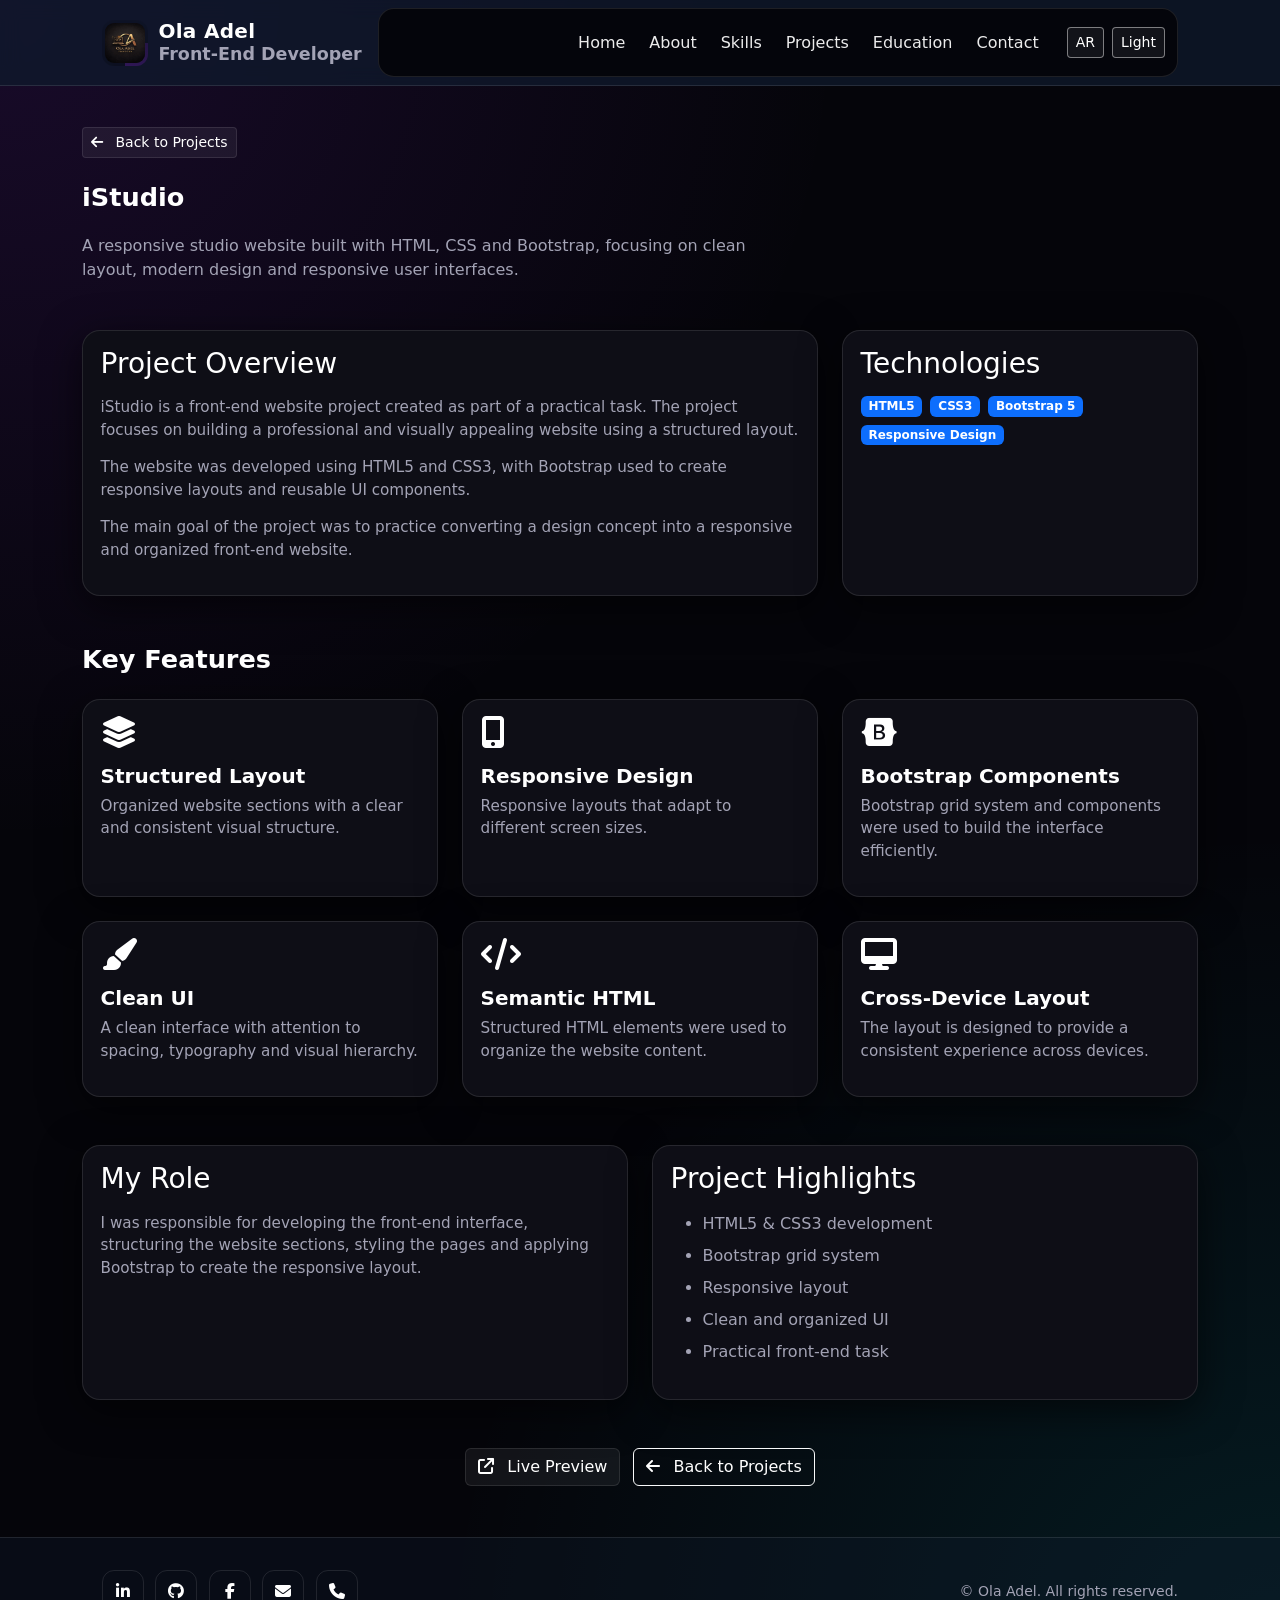
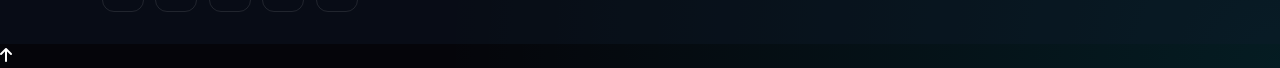
<file: project-istudio.html>
<!DOCTYPE html>
<html data-theme="dark" lang="en">

<head>
    <meta charset="UTF-8">
    <meta name="viewport" content="width=device-width, initial-scale=1.0">

    <title>iStudio | Ola Adel</title>
    <link rel="icon" href="assets/img/logo.jpg">

    <link href="https://cdn.jsdelivr.net/npm/bootstrap@5.3.3/dist/css/bootstrap.min.css" rel="stylesheet">

    <link href="https://cdnjs.cloudflare.com/ajax/libs/font-awesome/6.5.0/css/all.min.css" rel="stylesheet">

    <link href="assets/css/style.css" rel="stylesheet">
</head>

<body>

    <!-- Navbar -->
    <nav class="navbar navbar-expand-lg fixed-top">
        <div class="container container-narrow">
            <a class="navbar-brand brand" href="index.html">
                <div class="premium-frame">
                    <img src="assets/img/logo.jpg" alt="logo">
                </div>
                <div class="name">
                    <span>Ola Adel</span>
                    <small data-i18n="hero_badge">Front-End Developer</small>
                </div>
            </a>
            <button class="navbar-toggler" type="button" data-bs-toggle="collapse" data-bs-target="#nav">
                <span class="navbar-toggler-icon"></span>
            </button>
            <div class="collapse navbar-collapse" id="nav">
                <ul class="navbar-nav ms-auto mb-2 mb-lg-0">
                    <li class="nav-item"><a class="nav-link" data-page="index.html" href="index.html"
                            data-i18n="nav_home">Home</a></li>
                    <li class="nav-item"><a class="nav-link" data-page="about.html" href="about.html"
                            data-i18n="nav_about">About</a></li>
                    <li class="nav-item"><a class="nav-link" data-page="skills.html" href="skills.html"
                            data-i18n="nav_skills">Skills</a></li>
                    <li class="nav-item"><a class="nav-link" data-page="projects" href="projects.html"
                            data-i18n="nav_projects">Projects</a></li>
                    <li class="nav-item"><a class="nav-link" data-page="education.html" href="education.html"
                            data-i18n="nav_education">Education</a></li>
                    <li class="nav-item"><a class="nav-link" data-page="contact.html" href="contact.html"
                            data-i18n="nav_contact">Contact</a></li>
                </ul>
                <div class="d-flex align-items-center gap-2 ms-lg-3 mt-3 mt-lg-0 nav-actions">
                    <button class="btn btn-nav btn-sm" id="langBtn" data-action="toggle-lang" type="button">AR</button>
                    <button class="btn btn-nav btn-sm" id="themeBtn" data-action="toggle-theme"
                        type="button">Light</button>
                </div>
            </div>
        </div>
    </nav>


    <!-- Main -->
    <main class="container">

        <section class="section">

            <!-- Header -->
            <div class="mb-5">

                <a href="projects.html" class="btn btn-nav btn-sm mb-4">

                    <i class="fa-solid fa-arrow-left me-2"></i>
                    Back to Projects

                </a>

                <h1 class="section-title reveal">
                    iStudio
                </h1>

                <p class="reveal" style="color:var(--muted); max-width:70ch;">

                    A responsive studio website built with
                    HTML, CSS and Bootstrap, focusing on clean
                    layout, modern design and responsive user
                    interfaces.

                </p>

            </div>


            <!-- Overview -->
            <div class="row g-4 mb-5">

                <div class="col-lg-8">

                    <div class="project-card h-100">

                        <div class="project-body">

                            <h3 class="mb-3">
                                Project Overview
                            </h3>

                            <p style="color:var(--muted);">

                                iStudio is a front-end website project
                                created as part of a practical task.
                                The project focuses on building a
                                professional and visually appealing
                                website using a structured layout.

                            </p>

                            <p style="color:var(--muted);">

                                The website was developed using
                                HTML5 and CSS3, with Bootstrap used
                                to create responsive layouts and
                                reusable UI components.

                            </p>

                            <p style="color:var(--muted);">

                                The main goal of the project was to
                                practice converting a design concept
                                into a responsive and organized
                                front-end website.

                            </p>

                        </div>

                    </div>

                </div>


                <!-- Technologies -->
                <div class="col-lg-4">

                    <div class="project-card h-100">

                        <div class="project-body">

                            <h3 class="mb-3">
                                Technologies
                            </h3>

                            <div class="d-flex flex-wrap gap-2">

                                <span class="badge bg-primary">
                                    HTML5
                                </span>

                                <span class="badge bg-primary">
                                    CSS3
                                </span>

                                <span class="badge bg-primary">
                                    Bootstrap 5
                                </span>

                                <span class="badge bg-primary">
                                    Responsive Design
                                </span>

                            </div>

                        </div>

                    </div>

                </div>

            </div>


            <!-- Key Features -->
            <div class="mb-5">

                <h2 class="section-title mb-4">
                    Key Features
                </h2>

                <div class="row g-4">

                    <div class="col-md-6 col-lg-4">

                        <div class="project-card h-100">

                            <div class="project-body">

                                <i class="fa-solid fa-layer-group fa-2x mb-3"></i>

                                <h5>
                                    Structured Layout
                                </h5>

                                <p style="color:var(--muted);">
                                    Organized website sections with
                                    a clear and consistent visual
                                    structure.
                                </p>

                            </div>

                        </div>

                    </div>


                    <div class="col-md-6 col-lg-4">

                        <div class="project-card h-100">

                            <div class="project-body">

                                <i class="fa-solid fa-mobile-screen-button fa-2x mb-3"></i>

                                <h5>
                                    Responsive Design
                                </h5>

                                <p style="color:var(--muted);">
                                    Responsive layouts that adapt
                                    to different screen sizes.
                                </p>

                            </div>

                        </div>

                    </div>


                    <div class="col-md-6 col-lg-4">

                        <div class="project-card h-100">

                            <div class="project-body">

                                <i class="fa-brands fa-bootstrap fa-2x mb-3"></i>

                                <h5>
                                    Bootstrap Components
                                </h5>

                                <p style="color:var(--muted);">
                                    Bootstrap grid system and
                                    components were used to build
                                    the interface efficiently.
                                </p>

                            </div>

                        </div>

                    </div>


                    <div class="col-md-6 col-lg-4">

                        <div class="project-card h-100">

                            <div class="project-body">

                                <i class="fa-solid fa-paintbrush fa-2x mb-3"></i>

                                <h5>
                                    Clean UI
                                </h5>

                                <p style="color:var(--muted);">
                                    A clean interface with attention
                                    to spacing, typography and
                                    visual hierarchy.
                                </p>

                            </div>

                        </div>

                    </div>


                    <div class="col-md-6 col-lg-4">

                        <div class="project-card h-100">

                            <div class="project-body">

                                <i class="fa-solid fa-code fa-2x mb-3"></i>

                                <h5>
                                    Semantic HTML
                                </h5>

                                <p style="color:var(--muted);">
                                    Structured HTML elements were used
                                    to organize the website content.
                                </p>

                            </div>

                        </div>

                    </div>


                    <div class="col-md-6 col-lg-4">

                        <div class="project-card h-100">

                            <div class="project-body">

                                <i class="fa-solid fa-desktop fa-2x mb-3"></i>

                                <h5>
                                    Cross-Device Layout
                                </h5>

                                <p style="color:var(--muted);">
                                    The layout is designed to provide
                                    a consistent experience across
                                    devices.
                                </p>

                            </div>

                        </div>

                    </div>

                </div>

            </div>


            <!-- My Role -->
            <div class="row g-4 mb-5">

                <div class="col-lg-6">

                    <div class="project-card h-100">

                        <div class="project-body">

                            <h3 class="mb-3">
                                My Role
                            </h3>

                            <p style="color:var(--muted);">

                                I was responsible for developing the
                                front-end interface, structuring the
                                website sections, styling the pages
                                and applying Bootstrap to create the
                                responsive layout.

                            </p>

                        </div>

                    </div>

                </div>


                <div class="col-lg-6">

                    <div class="project-card h-100">

                        <div class="project-body">

                            <h3 class="mb-3">
                                Project Highlights
                            </h3>

                            <ul style="color:var(--muted);">

                                <li class="mb-2">
                                    HTML5 & CSS3 development
                                </li>

                                <li class="mb-2">
                                    Bootstrap grid system
                                </li>

                                <li class="mb-2">
                                    Responsive layout
                                </li>

                                <li class="mb-2">
                                    Clean and organized UI
                                </li>

                                <li class="mb-2">
                                    Practical front-end task
                                </li>

                            </ul>

                        </div>

                    </div>

                </div>

            </div>


            <!-- Actions -->
            <div class="text-center mt-5">

                <a href="https://lolaadel.github.io/iSUTDIO/" target="_blank" rel="noopener noreferrer"
                    class="btn btn-nav me-2">

                    <i class="fa-solid fa-arrow-up-right-from-square me-2"></i>
                    Live Preview

                </a>

                <a href="projects.html" class="btn btn-outline-light">

                    <i class="fa-solid fa-arrow-left me-2"></i>
                    Back to Projects

                </a>

            </div>

        </section>

    </main>


    <!-- Footer -->
    <footer>

        <div class="container container-narrow">

            <div class="row align-items-center g-3">

                <div class="col-md-6">

                    <div class="footer-icons">

                        <a aria-label="LinkedIn" href="https://www.linkedin.com/in/olaadel55" target="_blank">

                            <i class="fa-brands fa-linkedin-in"></i>

                        </a>

                        <a aria-label="GitHub" href="https://github.com/lolaadel" target="_blank">

                            <i class="fa-brands fa-github"></i>

                        </a>

                        <a aria-label="Facebook" href="https://www.facebook.com/share/1CRuUR7CFk/" target="_blank">

                            <i class="fa-brands fa-facebook-f"></i>

                        </a>

                        <a aria-label="Email" href="mailto:olaadel552005@gmail.com">

                            <i class="fa-solid fa-envelope"></i>

                        </a>

                        <a aria-label="Phone" href="tel:+201001948900">

                            <i class="fa-solid fa-phone"></i>

                        </a>

                    </div>

                </div>


                <div class="col-md-6 text-md-end">

                    <div class="small" style="color:var(--muted);">

                        © <span id="y"></span> Ola Adel.
                        All rights reserved.

                    </div>

                </div>

            </div>

        </div>

    </footer>


    <!-- Back To Top -->
    <a aria-label="Back to top" class="back-to-top" href="#">

        <i class="fa-solid fa-arrow-up"></i>

    </a>


    <script src="https://cdn.jsdelivr.net/npm/bootstrap@5.3.3/dist/js/bootstrap.bundle.min.js">
    </script>

    <script src="assets/js/main.js"></script>

</body>

</html>
</file>
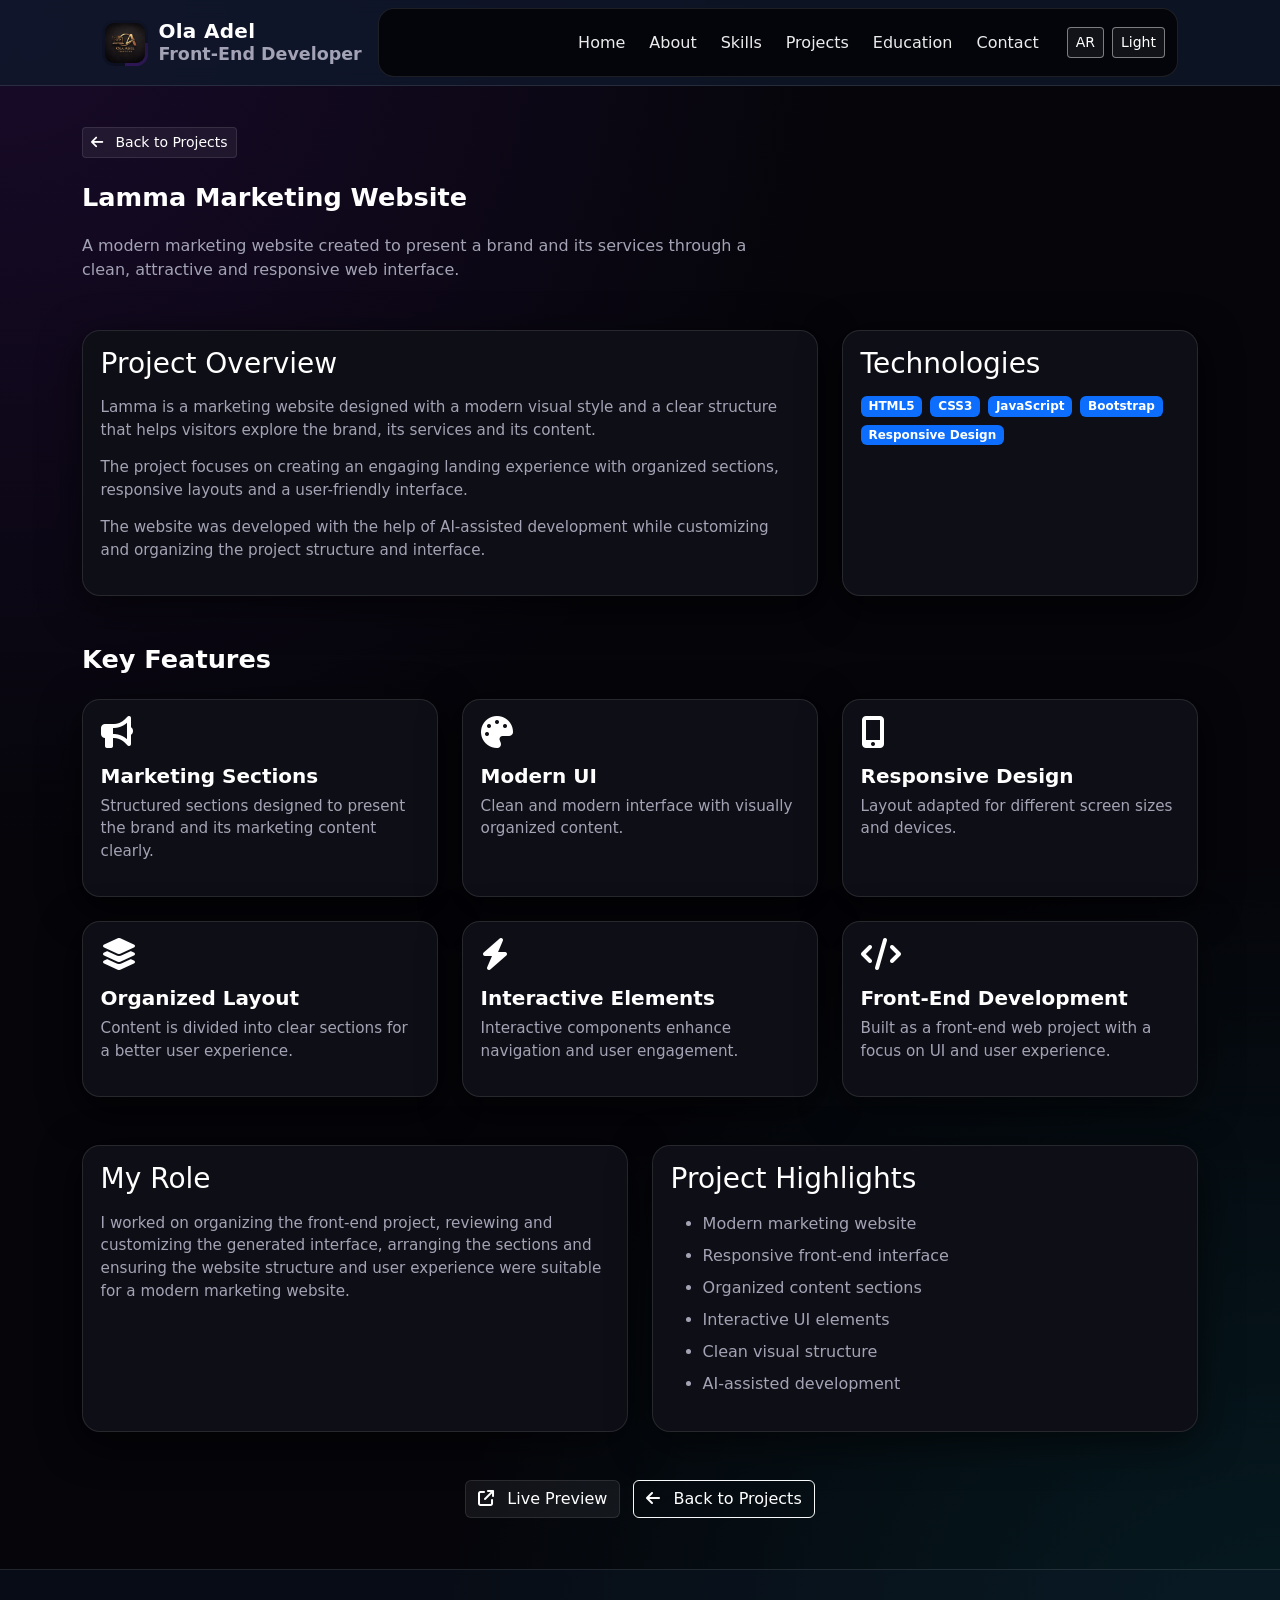
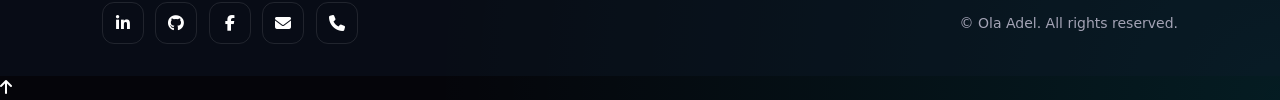
<file: project-lamma.html>
<!DOCTYPE html>
<html data-theme="dark" lang="en">

<head>
    <meta charset="UTF-8">
    <meta name="viewport" content="width=device-width, initial-scale=1.0">

    <title>Lamma Marketing Website | Ola Adel</title>
    <link rel="icon" href="assets/img/logo.jpg">

    <link href="https://cdn.jsdelivr.net/npm/bootstrap@5.3.3/dist/css/bootstrap.min.css" rel="stylesheet">

    <link href="https://cdnjs.cloudflare.com/ajax/libs/font-awesome/6.5.0/css/all.min.css" rel="stylesheet">

    <link href="assets/css/style.css" rel="stylesheet">
</head>

<body>

    <!-- Navbar -->
    <nav class="navbar navbar-expand-lg fixed-top">
        <div class="container container-narrow">
            <a class="navbar-brand brand" href="index.html">
                <div class="premium-frame">
                    <img src="assets/img/logo.jpg" alt="logo">
                </div>
                <div class="name">
                    <span>Ola Adel</span>
                    <small data-i18n="hero_badge">Front-End Developer</small>
                </div>
            </a>
            <button class="navbar-toggler" type="button" data-bs-toggle="collapse" data-bs-target="#nav">
                <span class="navbar-toggler-icon"></span>
            </button>
            <div class="collapse navbar-collapse" id="nav">
                <ul class="navbar-nav ms-auto mb-2 mb-lg-0">
                    <li class="nav-item"><a class="nav-link" data-page="index.html" href="index.html"
                            data-i18n="nav_home">Home</a></li>
                    <li class="nav-item"><a class="nav-link" data-page="about.html" href="about.html"
                            data-i18n="nav_about">About</a></li>
                    <li class="nav-item"><a class="nav-link" data-page="skills.html" href="skills.html"
                            data-i18n="nav_skills">Skills</a></li>
                    <li class="nav-item"><a class="nav-link" data-page="projects" href="projects.html"
                            data-i18n="nav_projects">Projects</a></li>
                    <li class="nav-item"><a class="nav-link" data-page="education.html" href="education.html"
                            data-i18n="nav_education">Education</a></li>
                    <li class="nav-item"><a class="nav-link" data-page="contact.html" href="contact.html"
                            data-i18n="nav_contact">Contact</a></li>
                </ul>
                <div class="d-flex align-items-center gap-2 ms-lg-3 mt-3 mt-lg-0 nav-actions">
                    <button class="btn btn-nav btn-sm" id="langBtn" data-action="toggle-lang" type="button">AR</button>
                    <button class="btn btn-nav btn-sm" id="themeBtn" data-action="toggle-theme"
                        type="button">Light</button>
                </div>
            </div>
        </div>
    </nav>


    <!-- Main -->
    <main class="container">

        <section class="section">

            <!-- Header -->
            <div class="mb-5">

                <a href="projects.html" class="btn btn-nav btn-sm mb-4">

                    <i class="fa-solid fa-arrow-left me-2"></i>
                    Back to Projects

                </a>

                <h1 class="section-title reveal">
                    Lamma Marketing Website
                </h1>

                <p class="reveal" style="color:var(--muted); max-width:70ch;">

                    A modern marketing website created to present
                    a brand and its services through a clean,
                    attractive and responsive web interface.

                </p>

            </div>


            <!-- Overview -->
            <div class="row g-4 mb-5">

                <div class="col-lg-8">

                    <div class="project-card h-100">

                        <div class="project-body">

                            <h3 class="mb-3">
                                Project Overview
                            </h3>

                            <p style="color:var(--muted);">

                                Lamma is a marketing website designed
                                with a modern visual style and a clear
                                structure that helps visitors explore
                                the brand, its services and its content.

                            </p>

                            <p style="color:var(--muted);">

                                The project focuses on creating an
                                engaging landing experience with
                                organized sections, responsive layouts
                                and a user-friendly interface.

                            </p>

                            <p style="color:var(--muted);">

                                The website was developed with the help
                                of AI-assisted development while
                                customizing and organizing the project
                                structure and interface.

                            </p>

                        </div>

                    </div>

                </div>


                <!-- Technologies -->
                <div class="col-lg-4">

                    <div class="project-card h-100">

                        <div class="project-body">

                            <h3 class="mb-3">
                                Technologies
                            </h3>

                            <div class="d-flex flex-wrap gap-2">

                                <span class="badge bg-primary">
                                    HTML5
                                </span>

                                <span class="badge bg-primary">
                                    CSS3
                                </span>

                                <span class="badge bg-primary">
                                    JavaScript
                                </span>

                                <span class="badge bg-primary">
                                    Bootstrap
                                </span>

                                <span class="badge bg-primary">
                                    Responsive Design
                                </span>

                            </div>

                        </div>

                    </div>

                </div>

            </div>


            <!-- Key Features -->
            <div class="mb-5">

                <h2 class="section-title mb-4">
                    Key Features
                </h2>

                <div class="row g-4">

                    <div class="col-md-6 col-lg-4">

                        <div class="project-card h-100">

                            <div class="project-body">

                                <i class="fa-solid fa-bullhorn fa-2x mb-3"></i>

                                <h5>
                                    Marketing Sections
                                </h5>

                                <p style="color:var(--muted);">
                                    Structured sections designed to
                                    present the brand and its marketing
                                    content clearly.
                                </p>

                            </div>

                        </div>

                    </div>


                    <div class="col-md-6 col-lg-4">

                        <div class="project-card h-100">

                            <div class="project-body">

                                <i class="fa-solid fa-palette fa-2x mb-3"></i>

                                <h5>
                                    Modern UI
                                </h5>

                                <p style="color:var(--muted);">
                                    Clean and modern interface with
                                    visually organized content.
                                </p>

                            </div>

                        </div>

                    </div>


                    <div class="col-md-6 col-lg-4">

                        <div class="project-card h-100">

                            <div class="project-body">

                                <i class="fa-solid fa-mobile-screen-button fa-2x mb-3"></i>

                                <h5>
                                    Responsive Design
                                </h5>

                                <p style="color:var(--muted);">
                                    Layout adapted for different screen
                                    sizes and devices.
                                </p>

                            </div>

                        </div>

                    </div>


                    <div class="col-md-6 col-lg-4">

                        <div class="project-card h-100">

                            <div class="project-body">

                                <i class="fa-solid fa-layer-group fa-2x mb-3"></i>

                                <h5>
                                    Organized Layout
                                </h5>

                                <p style="color:var(--muted);">
                                    Content is divided into clear
                                    sections for a better user
                                    experience.
                                </p>

                            </div>

                        </div>

                    </div>


                    <div class="col-md-6 col-lg-4">

                        <div class="project-card h-100">

                            <div class="project-body">

                                <i class="fa-solid fa-bolt fa-2x mb-3"></i>

                                <h5>
                                    Interactive Elements
                                </h5>

                                <p style="color:var(--muted);">
                                    Interactive components enhance
                                    navigation and user engagement.
                                </p>

                            </div>

                        </div>

                    </div>


                    <div class="col-md-6 col-lg-4">

                        <div class="project-card h-100">

                            <div class="project-body">

                                <i class="fa-solid fa-code fa-2x mb-3"></i>

                                <h5>
                                    Front-End Development
                                </h5>

                                <p style="color:var(--muted);">
                                    Built as a front-end web project
                                    with a focus on UI and user
                                    experience.
                                </p>

                            </div>

                        </div>

                    </div>

                </div>

            </div>


            <!-- My Role -->
            <div class="row g-4 mb-5">

                <div class="col-lg-6">

                    <div class="project-card h-100">

                        <div class="project-body">

                            <h3 class="mb-3">
                                My Role
                            </h3>

                            <p style="color:var(--muted);">

                                I worked on organizing the front-end
                                project, reviewing and customizing the
                                generated interface, arranging the
                                sections and ensuring the website
                                structure and user experience were
                                suitable for a modern marketing website.

                            </p>

                        </div>

                    </div>

                </div>


                <div class="col-lg-6">

                    <div class="project-card h-100">

                        <div class="project-body">

                            <h3 class="mb-3">
                                Project Highlights
                            </h3>

                            <ul style="color:var(--muted);">

                                <li class="mb-2">
                                    Modern marketing website
                                </li>

                                <li class="mb-2">
                                    Responsive front-end interface
                                </li>

                                <li class="mb-2">
                                    Organized content sections
                                </li>

                                <li class="mb-2">
                                    Interactive UI elements
                                </li>

                                <li class="mb-2">
                                    Clean visual structure
                                </li>

                                <li class="mb-2">
                                    AI-assisted development
                                </li>

                            </ul>

                        </div>

                    </div>

                </div>

            </div>


            <!-- Actions -->
            <div class="text-center mt-5">

                <a href="https://lolaadel.github.io/Lamma-Marketing-Site/" target="_blank" rel="noopener noreferrer"
                    class="btn btn-nav me-2">

                    <i class="fa-solid fa-arrow-up-right-from-square me-2"></i>
                    Live Preview

                </a>

                <a href="projects.html" class="btn btn-outline-light">

                    <i class="fa-solid fa-arrow-left me-2"></i>
                    Back to Projects

                </a>

            </div>

        </section>

    </main>


    <!-- Footer -->
    <footer>

        <div class="container container-narrow">

            <div class="row align-items-center g-3">

                <div class="col-md-6">

                    <div class="footer-icons">

                        <a aria-label="LinkedIn" href="https://www.linkedin.com/in/olaadel55" target="_blank">

                            <i class="fa-brands fa-linkedin-in"></i>

                        </a>

                        <a aria-label="GitHub" href="https://github.com/lolaadel" target="_blank">

                            <i class="fa-brands fa-github"></i>

                        </a>

                        <a aria-label="Facebook" href="https://www.facebook.com/share/1CRuUR7CFk/" target="_blank">

                            <i class="fa-brands fa-facebook-f"></i>

                        </a>

                        <a aria-label="Email" href="mailto:olaadel552005@gmail.com">

                            <i class="fa-solid fa-envelope"></i>

                        </a>

                        <a aria-label="Phone" href="tel:+201001948900">

                            <i class="fa-solid fa-phone"></i>

                        </a>

                    </div>

                </div>


                <div class="col-md-6 text-md-end">

                    <div class="small" style="color:var(--muted);">

                        © <span id="y"></span> Ola Adel.
                        All rights reserved.

                    </div>

                </div>

            </div>

        </div>

    </footer>


    <!-- Back To Top -->
    <a aria-label="Back to top" class="back-to-top" href="#">

        <i class="fa-solid fa-arrow-up"></i>

    </a>


    <script src="https://cdn.jsdelivr.net/npm/bootstrap@5.3.3/dist/js/bootstrap.bundle.min.js">
    </script>

    <script src="assets/js/main.js"></script>

</body>

</html>
</file>
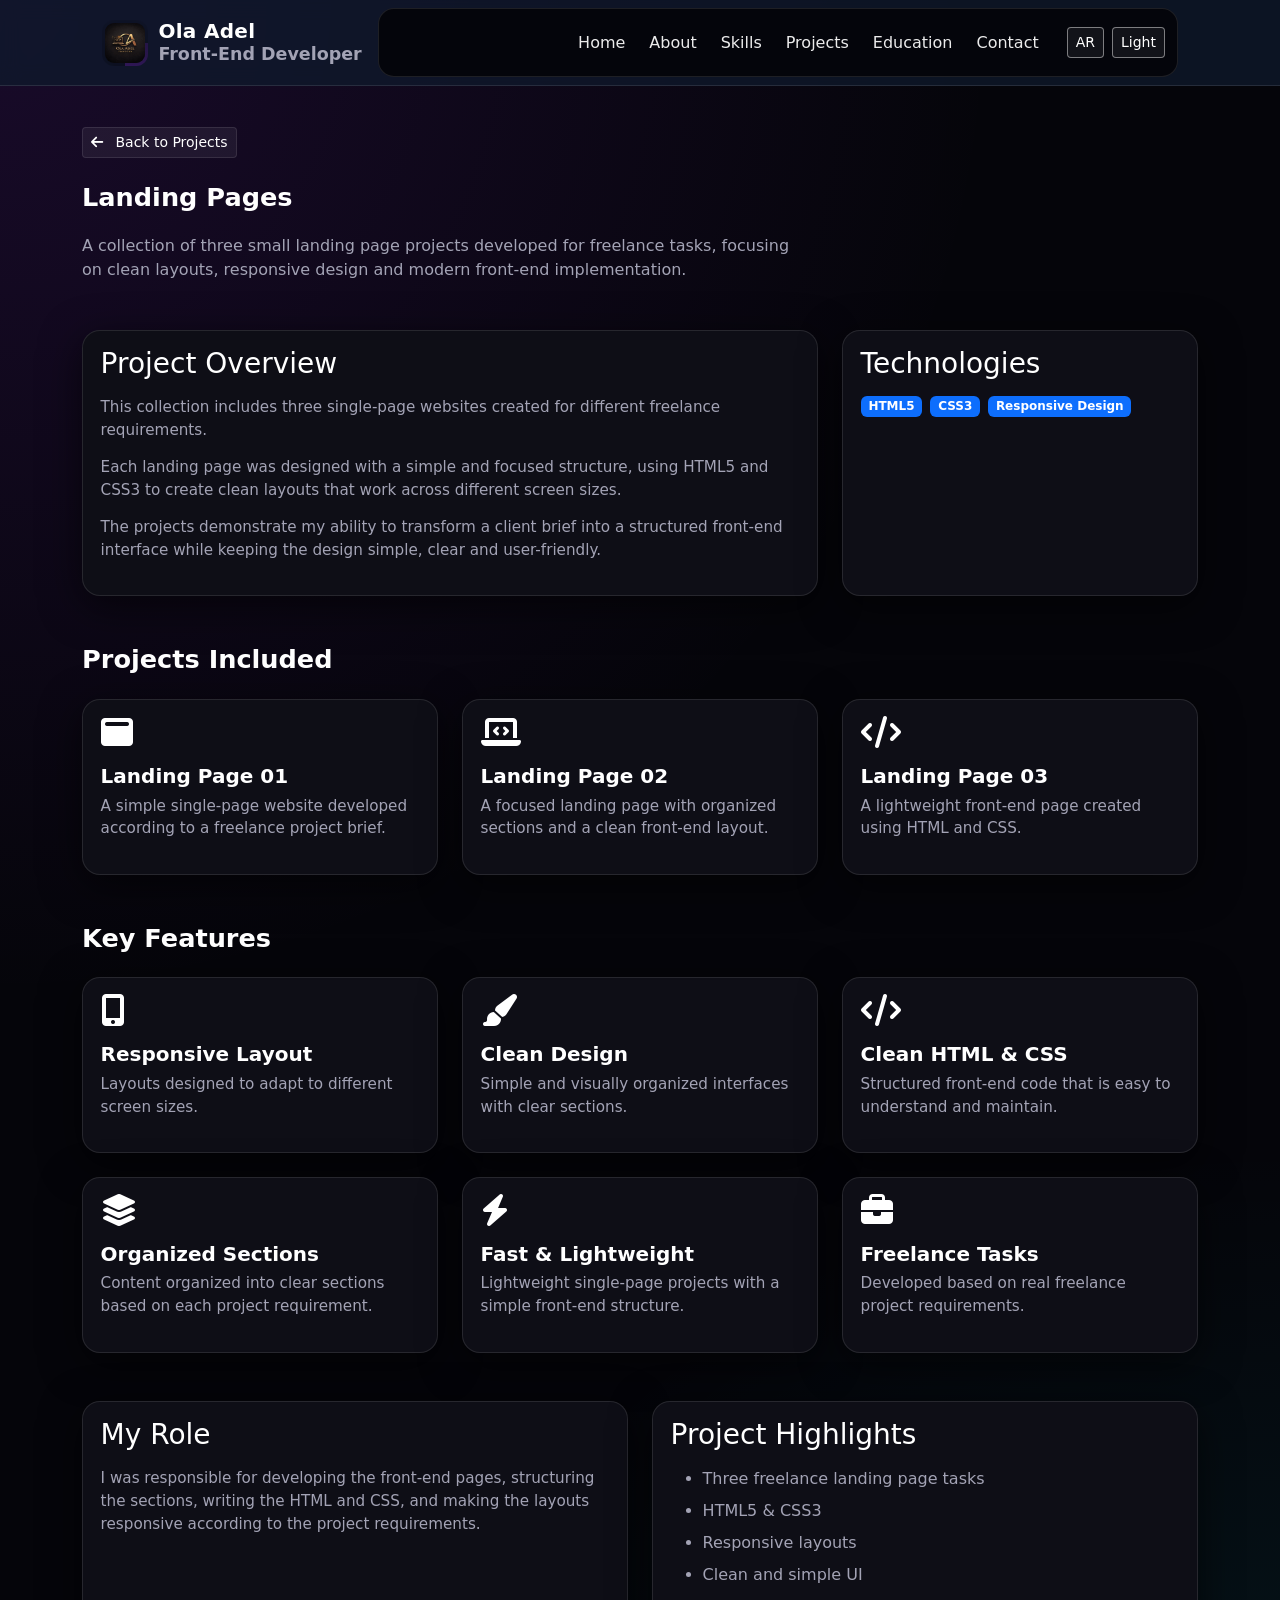
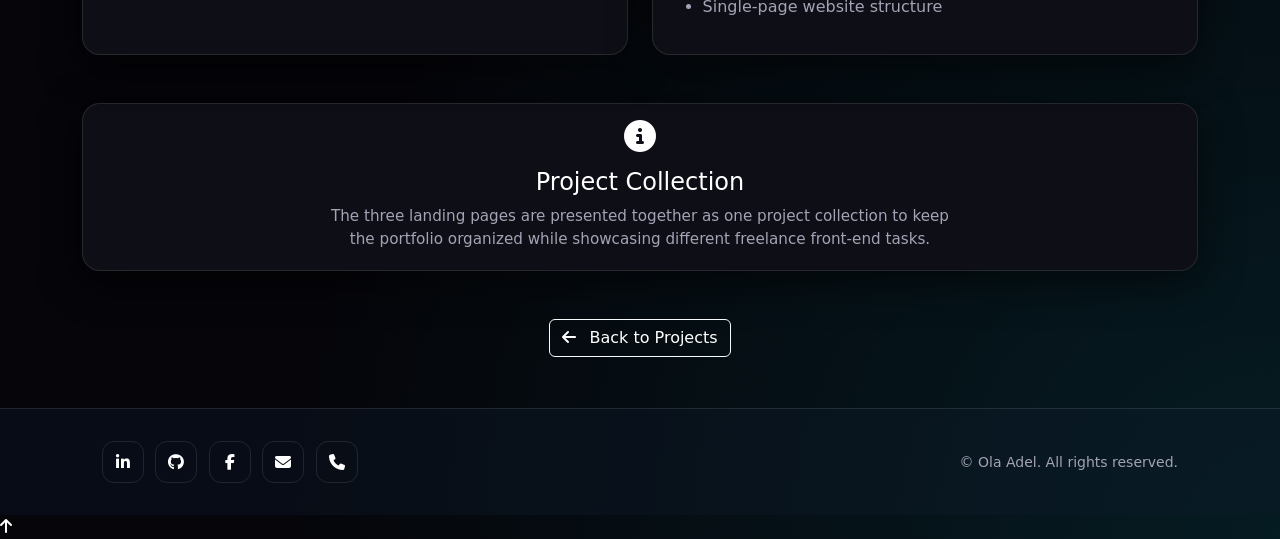
<file: project-landing-pages.html>
<!DOCTYPE html>
<html data-theme="dark" lang="en">

<head>
    <meta charset="UTF-8">
    <meta name="viewport" content="width=device-width, initial-scale=1.0">

    <title>Landing Pages | Ola Adel</title>
    <link rel="icon" href="assets/img/logo.jpg">

    <link href="https://cdn.jsdelivr.net/npm/bootstrap@5.3.3/dist/css/bootstrap.min.css" rel="stylesheet">

    <link href="https://cdnjs.cloudflare.com/ajax/libs/font-awesome/6.5.0/css/all.min.css" rel="stylesheet">

    <link href="assets/css/style.css" rel="stylesheet">
</head>

<body>

    <!-- Navbar -->
    <nav class="navbar navbar-expand-lg fixed-top">
        <div class="container container-narrow">
            <a class="navbar-brand brand" href="index.html">
                <div class="premium-frame">
                    <img src="assets/img/logo.jpg" alt="logo">
                </div>
                <div class="name">
                    <span>Ola Adel</span>
                    <small data-i18n="hero_badge">Front-End Developer</small>
                </div>
            </a>
            <button class="navbar-toggler" type="button" data-bs-toggle="collapse" data-bs-target="#nav">
                <span class="navbar-toggler-icon"></span>
            </button>
            <div class="collapse navbar-collapse" id="nav">
                <ul class="navbar-nav ms-auto mb-2 mb-lg-0">
                    <li class="nav-item"><a class="nav-link" data-page="index.html" href="index.html"
                            data-i18n="nav_home">Home</a></li>
                    <li class="nav-item"><a class="nav-link" data-page="about.html" href="about.html"
                            data-i18n="nav_about">About</a></li>
                    <li class="nav-item"><a class="nav-link" data-page="skills.html" href="skills.html"
                            data-i18n="nav_skills">Skills</a></li>
                    <li class="nav-item"><a class="nav-link" data-page="projects" href="projects.html"
                            data-i18n="nav_projects">Projects</a></li>
                    <li class="nav-item"><a class="nav-link" data-page="education.html" href="education.html"
                            data-i18n="nav_education">Education</a></li>
                    <li class="nav-item"><a class="nav-link" data-page="contact.html" href="contact.html"
                            data-i18n="nav_contact">Contact</a></li>
                </ul>
                <div class="d-flex align-items-center gap-2 ms-lg-3 mt-3 mt-lg-0 nav-actions">
                    <button class="btn btn-nav btn-sm" id="langBtn" data-action="toggle-lang" type="button">AR</button>
                    <button class="btn btn-nav btn-sm" id="themeBtn" data-action="toggle-theme"
                        type="button">Light</button>
                </div>
            </div>
        </div>
    </nav>


    <!-- Main -->
    <main class="container">

        <section class="section">

            <!-- Header -->
            <div class="mb-5">

                <a href="projects.html" class="btn btn-nav btn-sm mb-4">

                    <i class="fa-solid fa-arrow-left me-2"></i>
                    Back to Projects

                </a>

                <h1 class="section-title reveal">
                    Landing Pages
                </h1>

                <p class="reveal" style="color:var(--muted); max-width:70ch;">

                    A collection of three small landing page projects
                    developed for freelance tasks, focusing on clean
                    layouts, responsive design and modern front-end
                    implementation.

                </p>

            </div>


            <!-- Overview -->
            <div class="row g-4 mb-5">

                <div class="col-lg-8">

                    <div class="project-card h-100">

                        <div class="project-body">

                            <h3 class="mb-3">
                                Project Overview
                            </h3>

                            <p style="color:var(--muted);">

                                This collection includes three
                                single-page websites created for
                                different freelance requirements.

                            </p>

                            <p style="color:var(--muted);">

                                Each landing page was designed with a
                                simple and focused structure, using
                                HTML5 and CSS3 to create clean layouts
                                that work across different screen sizes.

                            </p>

                            <p style="color:var(--muted);">

                                The projects demonstrate my ability to
                                transform a client brief into a
                                structured front-end interface while
                                keeping the design simple, clear and
                                user-friendly.

                            </p>

                        </div>

                    </div>

                </div>


                <!-- Technologies -->
                <div class="col-lg-4">

                    <div class="project-card h-100">

                        <div class="project-body">

                            <h3 class="mb-3">
                                Technologies
                            </h3>

                            <div class="d-flex flex-wrap gap-2">

                                <span class="badge bg-primary">
                                    HTML5
                                </span>

                                <span class="badge bg-primary">
                                    CSS3
                                </span>

                                <span class="badge bg-primary">
                                    Responsive Design
                                </span>

                            </div>

                        </div>

                    </div>

                </div>

            </div>


            <!-- Projects Included -->
            <div class="mb-5">

                <h2 class="section-title mb-4">
                    Projects Included
                </h2>

                <div class="row g-4">

                    <div class="col-md-4">

                        <div class="project-card h-100">

                            <div class="project-body">

                                <i class="fa-solid fa-window-maximize fa-2x mb-3"></i>

                                <h5>
                                    Landing Page 01
                                </h5>

                                <p style="color:var(--muted);">
                                    A simple single-page website
                                    developed according to a
                                    freelance project brief.
                                </p>

                            </div>

                        </div>

                    </div>


                    <div class="col-md-4">

                        <div class="project-card h-100">

                            <div class="project-body">

                                <i class="fa-solid fa-laptop-code fa-2x mb-3"></i>

                                <h5>
                                    Landing Page 02
                                </h5>

                                <p style="color:var(--muted);">
                                    A focused landing page with
                                    organized sections and a clean
                                    front-end layout.
                                </p>

                            </div>

                        </div>

                    </div>


                    <div class="col-md-4">

                        <div class="project-card h-100">

                            <div class="project-body">

                                <i class="fa-solid fa-code fa-2x mb-3"></i>

                                <h5>
                                    Landing Page 03
                                </h5>

                                <p style="color:var(--muted);">
                                    A lightweight front-end page
                                    created using HTML and CSS.
                                </p>

                            </div>

                        </div>

                    </div>

                </div>

            </div>


            <!-- Key Features -->
            <div class="mb-5">

                <h2 class="section-title mb-4">
                    Key Features
                </h2>

                <div class="row g-4">

                    <div class="col-md-6 col-lg-4">

                        <div class="project-card h-100">

                            <div class="project-body">

                                <i class="fa-solid fa-mobile-screen-button fa-2x mb-3"></i>

                                <h5>
                                    Responsive Layout
                                </h5>

                                <p style="color:var(--muted);">
                                    Layouts designed to adapt to
                                    different screen sizes.
                                </p>

                            </div>

                        </div>

                    </div>


                    <div class="col-md-6 col-lg-4">

                        <div class="project-card h-100">

                            <div class="project-body">

                                <i class="fa-solid fa-paintbrush fa-2x mb-3"></i>

                                <h5>
                                    Clean Design
                                </h5>

                                <p style="color:var(--muted);">
                                    Simple and visually organized
                                    interfaces with clear sections.
                                </p>

                            </div>

                        </div>

                    </div>


                    <div class="col-md-6 col-lg-4">

                        <div class="project-card h-100">

                            <div class="project-body">

                                <i class="fa-solid fa-code fa-2x mb-3"></i>

                                <h5>
                                    Clean HTML & CSS
                                </h5>

                                <p style="color:var(--muted);">
                                    Structured front-end code that is
                                    easy to understand and maintain.
                                </p>

                            </div>

                        </div>

                    </div>


                    <div class="col-md-6 col-lg-4">

                        <div class="project-card h-100">

                            <div class="project-body">

                                <i class="fa-solid fa-layer-group fa-2x mb-3"></i>

                                <h5>
                                    Organized Sections
                                </h5>

                                <p style="color:var(--muted);">
                                    Content organized into clear
                                    sections based on each project
                                    requirement.
                                </p>

                            </div>

                        </div>

                    </div>


                    <div class="col-md-6 col-lg-4">

                        <div class="project-card h-100">

                            <div class="project-body">

                                <i class="fa-solid fa-bolt fa-2x mb-3"></i>

                                <h5>
                                    Fast & Lightweight
                                </h5>

                                <p style="color:var(--muted);">
                                    Lightweight single-page projects
                                    with a simple front-end structure.
                                </p>

                            </div>

                        </div>

                    </div>


                    <div class="col-md-6 col-lg-4">

                        <div class="project-card h-100">

                            <div class="project-body">

                                <i class="fa-solid fa-briefcase fa-2x mb-3"></i>

                                <h5>
                                    Freelance Tasks
                                </h5>

                                <p style="color:var(--muted);">
                                    Developed based on real freelance
                                    project requirements.
                                </p>

                            </div>

                        </div>

                    </div>

                </div>

            </div>


            <!-- My Role -->
            <div class="row g-4 mb-5">

                <div class="col-lg-6">

                    <div class="project-card h-100">

                        <div class="project-body">

                            <h3 class="mb-3">
                                My Role
                            </h3>

                            <p style="color:var(--muted);">

                                I was responsible for developing the
                                front-end pages, structuring the
                                sections, writing the HTML and CSS,
                                and making the layouts responsive
                                according to the project requirements.

                            </p>

                        </div>

                    </div>

                </div>


                <div class="col-lg-6">

                    <div class="project-card h-100">

                        <div class="project-body">

                            <h3 class="mb-3">
                                Project Highlights
                            </h3>

                            <ul style="color:var(--muted);">

                                <li class="mb-2">
                                    Three freelance landing page tasks
                                </li>

                                <li class="mb-2">
                                    HTML5 & CSS3
                                </li>

                                <li class="mb-2">
                                    Responsive layouts
                                </li>

                                <li class="mb-2">
                                    Clean and simple UI
                                </li>

                                <li class="mb-2">
                                    Single-page website structure
                                </li>

                            </ul>

                        </div>

                    </div>

                </div>

            </div>


            <!-- Note -->
            <div class="project-card mb-5">

                <div class="project-body text-center">

                    <i class="fa-solid fa-circle-info fa-2x mb-3"></i>

                    <h4>
                        Project Collection
                    </h4>

                    <p style="color:var(--muted); max-width:65ch; margin:auto;">

                        The three landing pages are presented together
                        as one project collection to keep the portfolio
                        organized while showcasing different freelance
                        front-end tasks.

                    </p>

                </div>

            </div>


            <!-- Back -->
            <div class="text-center mt-5">

                <a href="projects.html" class="btn btn-outline-light">

                    <i class="fa-solid fa-arrow-left me-2"></i>
                    Back to Projects

                </a>

            </div>

        </section>

    </main>


    <!-- Footer -->
    <footer>

        <div class="container container-narrow">

            <div class="row align-items-center g-3">

                <div class="col-md-6">

                    <div class="footer-icons">

                        <a aria-label="LinkedIn" href="https://www.linkedin.com/in/olaadel55" target="_blank">

                            <i class="fa-brands fa-linkedin-in"></i>

                        </a>

                        <a aria-label="GitHub" href="https://github.com/lolaadel" target="_blank">

                            <i class="fa-brands fa-github"></i>

                        </a>

                        <a aria-label="Facebook" href="https://www.facebook.com/share/1CRuUR7CFk/" target="_blank">

                            <i class="fa-brands fa-facebook-f"></i>

                        </a>

                        <a aria-label="Email" href="mailto:olaadel552005@gmail.com">

                            <i class="fa-solid fa-envelope"></i>

                        </a>

                        <a aria-label="Phone" href="tel:+201001948900">

                            <i class="fa-solid fa-phone"></i>

                        </a>

                    </div>

                </div>


                <div class="col-md-6 text-md-end">

                    <div class="small" style="color:var(--muted);">

                        © <span id="y"></span> Ola Adel.
                        All rights reserved.

                    </div>

                </div>

            </div>

        </div>

    </footer>


    <!-- Back To Top -->
    <a aria-label="Back to top" class="back-to-top" href="#">

        <i class="fa-solid fa-arrow-up"></i>

    </a>


    <script src="https://cdn.jsdelivr.net/npm/bootstrap@5.3.3/dist/js/bootstrap.bundle.min.js">
    </script>

    <script src="assets/js/main.js"></script>

</body>

</html>
</file>
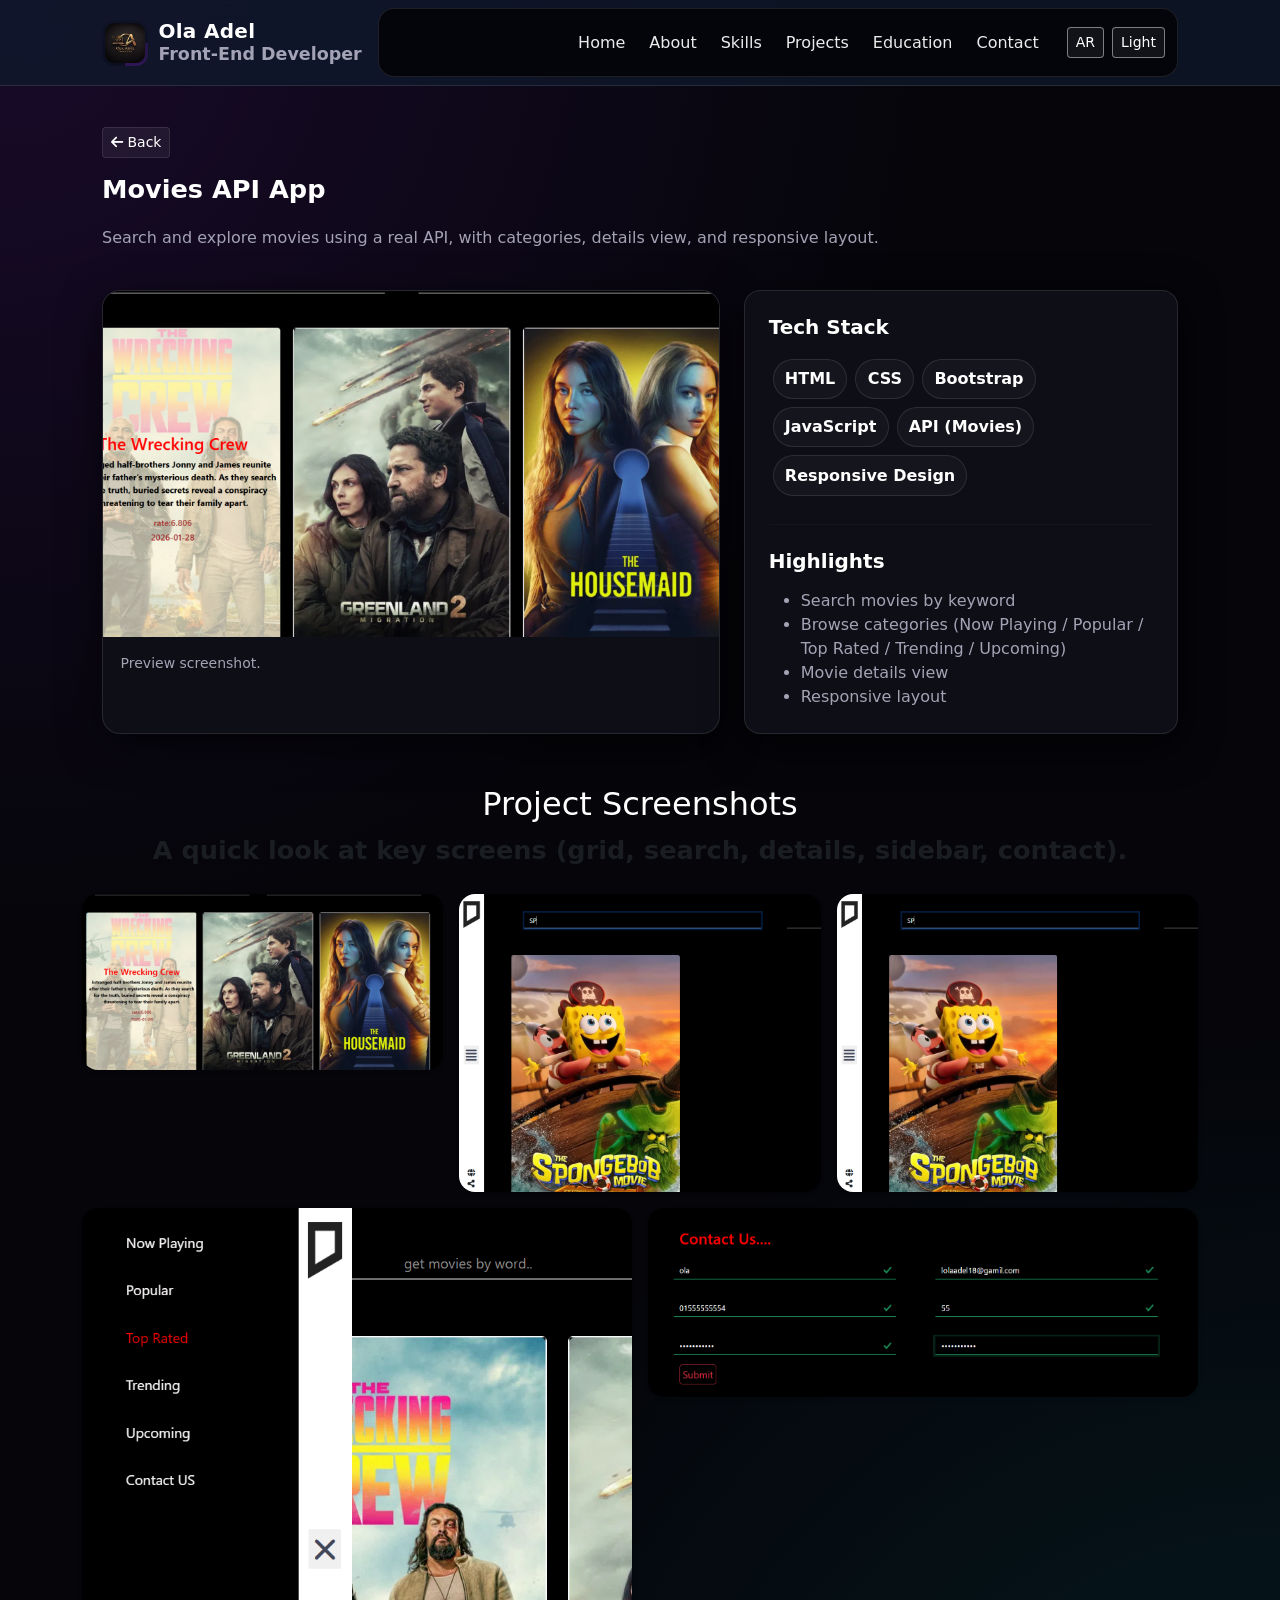
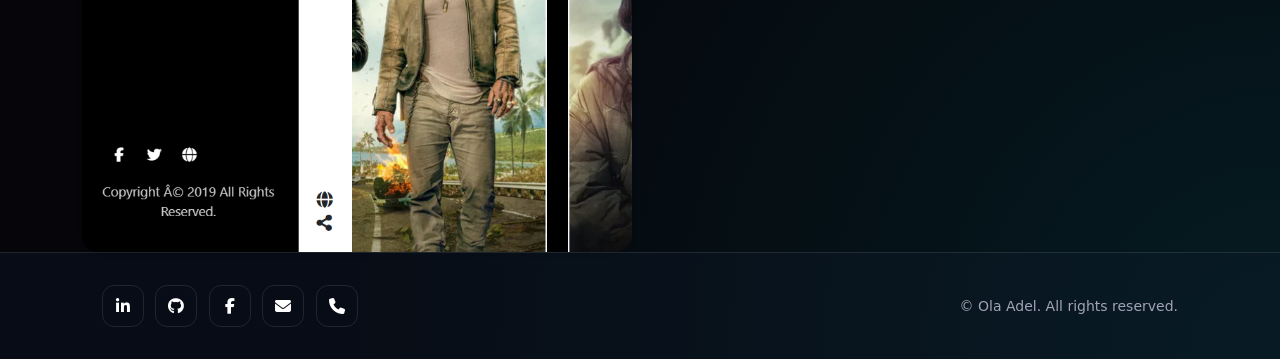
<file: project-movies.html>
<!doctype html>
<html lang="en" dir="ltr" data-theme="dark">

<head>
  <meta charset="utf-8">
  <meta name="viewport" content="width=device-width, initial-scale=1">
  <title>Ola Adel | Portfolio</title>
  <link rel="icon" href="assets/img/logo.jpg">

  <link href="https://cdn.jsdelivr.net/npm/bootstrap@5.3.3/dist/css/bootstrap.min.css" rel="stylesheet">
  <link href="https://cdnjs.cloudflare.com/ajax/libs/font-awesome/6.5.0/css/all.min.css" rel="stylesheet">
  <link href="assets/css/style.css" rel="stylesheet">
</head>

<body>
  <button id="backToTop" class="btn btn-accent" aria-label="Back to top" title="Back to top"><i
      class="fa-solid fa-arrow-up"></i></button>

  <nav class="navbar navbar-expand-lg fixed-top">
    <div class="container container-narrow">
      <a class="navbar-brand brand" href="index.html">
        <div class="premium-frame">
          <img src="assets/img/logo.jpg" alt="logo">
        </div>
        <div class="name">
          <span>Ola Adel</span>
          <small data-i18n="hero_badge">Front-End Developer</small>
        </div>
      </a>
      <button class="navbar-toggler" type="button" data-bs-toggle="collapse" data-bs-target="#nav">
        <span class="navbar-toggler-icon"></span>
      </button>
      <div class="collapse navbar-collapse" id="nav">
        <ul class="navbar-nav ms-auto mb-2 mb-lg-0">
          <li class="nav-item"><a class="nav-link" data-page="index.html" href="index.html"
              data-i18n="nav_home">Home</a></li>
          <li class="nav-item"><a class="nav-link" data-page="about.html" href="about.html"
              data-i18n="nav_about">About</a></li>
          <li class="nav-item"><a class="nav-link" data-page="skills.html" href="skills.html"
              data-i18n="nav_skills">Skills</a></li>
          <li class="nav-item"><a class="nav-link" data-page="projects" href="projects.html"
              data-i18n="nav_projects">Projects</a></li>
          <li class="nav-item"><a class="nav-link" data-page="education.html" href="education.html"
              data-i18n="nav_education">Education</a></li>
          <li class="nav-item"><a class="nav-link" data-page="contact.html" href="contact.html"
              data-i18n="nav_contact">Contact</a></li>
        </ul>
        <div class="d-flex align-items-center gap-2 ms-lg-3 mt-3 mt-lg-0 nav-actions">
          <button class="btn btn-nav btn-sm" id="langBtn" data-action="toggle-lang" type="button">AR</button>
          <button class="btn btn-nav btn-sm" id="themeBtn" data-action="toggle-theme" type="button">Light</button>
        </div>
      </div>
    </div>
  </nav>

  <main class="section">
    <div class="container container-narrow">
      <a class="btn btn-nav btn-sm reveal" href="projects.html"><i class="fa-solid fa-arrow-left"></i> Back</a>
      <div class="mt-3">
        <h2 class="section-title reveal" data-i18n="project_movies">Project</h2>
        <p class="reveal" style="color:var(--muted);" data-i18n="project_movies_desc"></p>
      </div>
      <div class="row g-4 mt-1">
        <div class="col-lg-7 reveal" id="preview">
          <div class="project-card">
            <img class="project-thumb" src="assets/img/movies/grid.png" alt="movies">
            <div class="project-body">
              <div class="small" style="color:var(--muted);">Preview screenshot.</div>
            </div>
          </div>
        </div>
        <div class="col-lg-5 reveal">
          <div class="card-soft p-4">
            <h5 class="mb-3" style="font-weight:900">Tech Stack</h5>
            <div><span class="pill">HTML</span><span class="pill">CSS</span><span class="pill">Bootstrap</span><span
                class="pill">JavaScript</span><span class="pill">API (Movies)</span><span class="pill">Responsive
                Design</span></div>
            <hr style="border-color:var(--border);" class="my-4">
            <h5 class="mb-3" style="font-weight:900">Highlights</h5>
            <ul class="mb-0" style="color:var(--muted);">
              <span class="d-block" data-lang="en">
                <li>Search movies by keyword</li>
                <li>Browse categories (Now Playing / Popular / Top Rated / Trending / Upcoming)</li>
                <li>Movie details view</li>
                <li>Responsive layout</li>
              </span>
              <span class="d-none" data-lang="ar">
                <li>بحث عن الأفلام بالكلمة</li>
                <li>تصفّح التصنيفات (Now Playing / Popular / Top Rated / Trending / Upcoming)</li>
                <li>صفحة تفاصيل للفيلم</li>
                <li>تصميم متجاوب</li>
              </span>
            </ul>
          </div>
        </div>
      </div>
    </div>
  </main>


  <!-- Gallery -->
  <section class="section-padding">
    <div class="container">
      <div class="section-title text-center mb-4">
        <h2 data-i18n="movies_gallery_title">Project Screenshots</h2>
        <p class="text-muted m-0" data-i18n="movies_gallery_sub">A quick look at key screens (grid, search, details,
          sidebar, contact).</p>
      </div>
      <div class="row g-3">
        <div class="col-12 col-md-6 col-lg-4">
          <a href="assets/img/movies/grid.png" class="d-block" target="_blank" rel="noopener">
            <img src="assets/img/movies/grid.png" class="img-fluid rounded-4 shadow-sm" alt="Movies grid"
              loading="lazy">
          </a>
        </div>
        <div class="col-12 col-md-6 col-lg-4">
          <a href="assets/img/movies/search.png" class="d-block" target="_blank" rel="noopener">
            <img src="assets/img/movies/search.png" class="img-fluid rounded-4 shadow-sm" alt="Movies search"
              loading="lazy">
          </a>
        </div>
        <div class="col-12 col-md-6 col-lg-4">
          <a href="assets/img/movies/details.png" class="d-block" target="_blank" rel="noopener">
            <img src="assets/img/movies/details.png" class="img-fluid rounded-4 shadow-sm" alt="Movie details"
              loading="lazy">
          </a>
        </div>
        <div class="col-12 col-md-6 col-lg-6">
          <a href="assets/img/movies/sidebar.png" class="d-block" target="_blank" rel="noopener">
            <img src="assets/img/movies/sidebar.png" class="img-fluid rounded-4 shadow-sm" alt="Sidebar" loading="lazy">
          </a>
        </div>
        <div class="col-12 col-md-6 col-lg-6">
          <a href="assets/img/movies/contact.png" class="d-block" target="_blank" rel="noopener">
            <img src="assets/img/movies/contact.png" class="img-fluid rounded-4 shadow-sm" alt="Contact page"
              loading="lazy">
          </a>
        </div>
      </div>
    </div>
  </section>

  <footer>
    <div class="container container-narrow">
      <div class="row align-items-center g-3">
        <div class="col-md-6">
          <div class="footer-icons">
            <a href="https://www.linkedin.com/in/olaadel55" target="_blank" aria-label="LinkedIn"><i
                class="fa-brands fa-linkedin-in"></i></a>
            <a href="https://github.com/lolaadel" target="_blank" aria-label="GitHub"><i
                class="fa-brands fa-github"></i></a>
            <a href="https://www.facebook.com/share/1CRuUR7CFk/" target="_blank" aria-label="Facebook"><i
                class="fa-brands fa-facebook-f"></i></a>
            <a href="mailto:olaadel552005@gmail.com" aria-label="Email"><i class="fa-solid fa-envelope"></i></a>
            <a href="tel:+201001948900" aria-label="Phone"><i class="fa-solid fa-phone"></i></a>
          </div>
        </div>
        <div class="col-md-6 text-md-end">
          <div class="small" style="color:var(--muted);">
            © <span id="y"></span> Ola Adel. <span data-i18n="footer_rights">All rights reserved.</span>
          </div>
        </div>
      </div>
    </div>
  </footer>

  <script src="https://cdn.jsdelivr.net/npm/bootstrap@5.3.3/dist/js/bootstrap.bundle.min.js"></script>
  <script src="assets/js/main.js"></script>
</body>

</html>
</file>
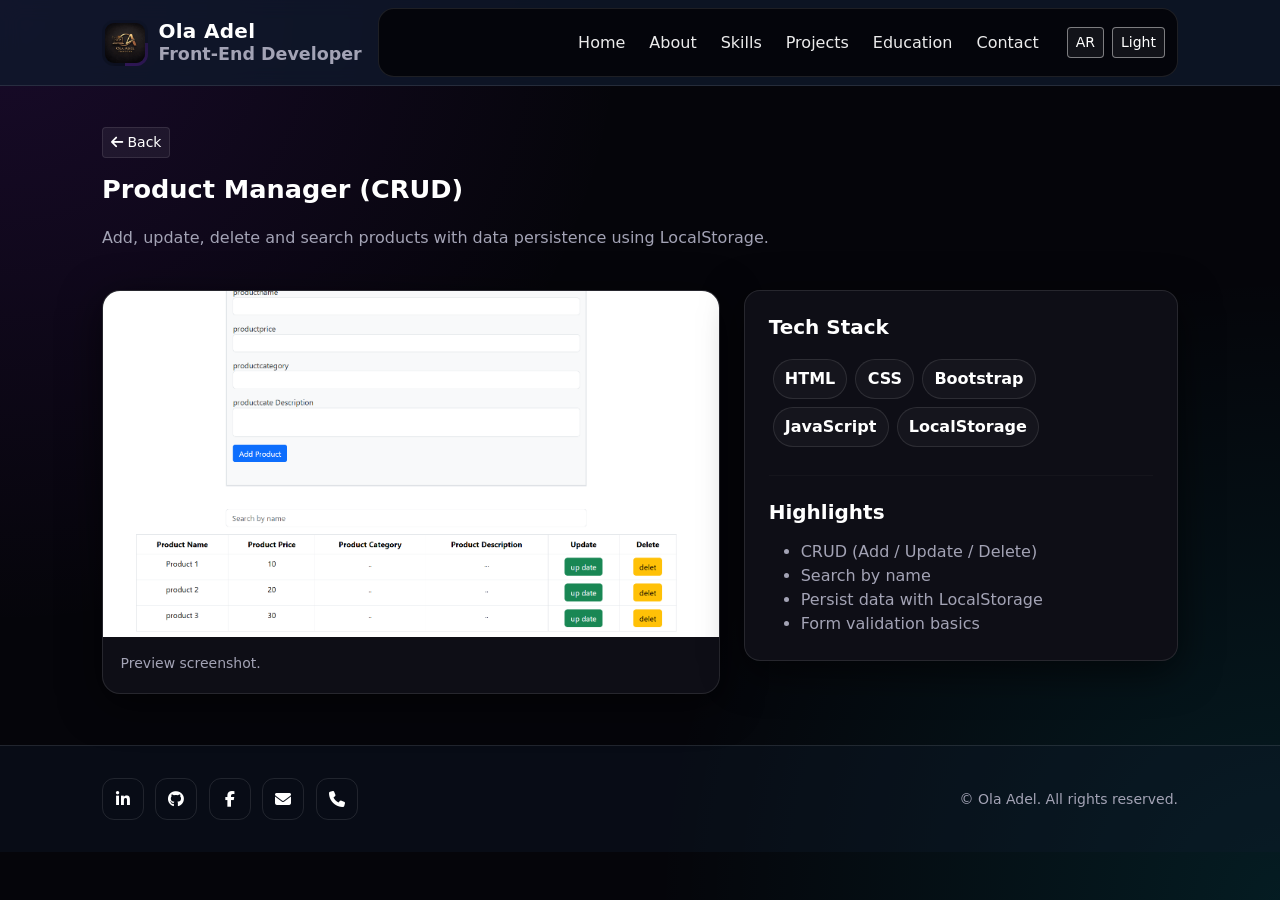
<file: project-products.html>
<!doctype html>
<html lang="en" dir="ltr" data-theme="dark">

<head>
  <meta charset="utf-8">
  <meta name="viewport" content="width=device-width, initial-scale=1">
  <title>Ola Adel | Portfolio</title>
  <link rel="icon" href="assets/img/logo.jpg">

  <link href="https://cdn.jsdelivr.net/npm/bootstrap@5.3.3/dist/css/bootstrap.min.css" rel="stylesheet">
  <link href="https://cdnjs.cloudflare.com/ajax/libs/font-awesome/6.5.0/css/all.min.css" rel="stylesheet">
  <link href="assets/css/style.css" rel="stylesheet">
</head>

<body>
  <button id="backToTop" class="btn btn-accent" aria-label="Back to top" title="Back to top"><i
      class="fa-solid fa-arrow-up"></i></button>

  <nav class="navbar navbar-expand-lg fixed-top">
    <div class="container container-narrow">
      <a class="navbar-brand brand" href="index.html">
        <div class="premium-frame">
          <img src="assets/img/logo.jpg" alt="logo">
        </div>
        <div class="name">
          <span>Ola Adel</span>
          <small data-i18n="hero_badge">Front-End Developer</small>
        </div>
      </a>
      <button class="navbar-toggler" type="button" data-bs-toggle="collapse" data-bs-target="#nav">
        <span class="navbar-toggler-icon"></span>
      </button>
      <div class="collapse navbar-collapse" id="nav">
        <ul class="navbar-nav ms-auto mb-2 mb-lg-0">
          <li class="nav-item"><a class="nav-link" data-page="index.html" href="index.html"
              data-i18n="nav_home">Home</a></li>
          <li class="nav-item"><a class="nav-link" data-page="about.html" href="about.html"
              data-i18n="nav_about">About</a></li>
          <li class="nav-item"><a class="nav-link" data-page="skills.html" href="skills.html"
              data-i18n="nav_skills">Skills</a></li>
          <li class="nav-item"><a class="nav-link" data-page="projects" href="projects.html"
              data-i18n="nav_projects">Projects</a></li>
          <li class="nav-item"><a class="nav-link" data-page="education.html" href="education.html"
              data-i18n="nav_education">Education</a></li>
          <li class="nav-item"><a class="nav-link" data-page="contact.html" href="contact.html"
              data-i18n="nav_contact">Contact</a></li>
        </ul>
        <div class="d-flex align-items-center gap-2 ms-lg-3 mt-3 mt-lg-0 nav-actions">
          <button class="btn btn-nav btn-sm" id="langBtn" data-action="toggle-lang" type="button">AR</button>
          <button class="btn btn-nav btn-sm" id="themeBtn" data-action="toggle-theme" type="button">Light</button>
        </div>
      </div>
    </div>
  </nav>

  <main class="section">
    <div class="container container-narrow">
      <a class="btn btn-nav btn-sm reveal" href="projects.html"><i class="fa-solid fa-arrow-left"></i> Back</a>
      <div class="mt-3">
        <h2 class="section-title reveal" data-i18n="project_products">Project</h2>
        <p class="reveal" style="color:var(--muted);" data-i18n="project_products_desc"></p>
      </div>
      <div class="row g-4 mt-1">
        <div class="col-lg-7 reveal" id="preview">
          <div class="project-card">
            <img class="project-thumb" src="assets/img/products.png" alt="products">
            <div class="project-body">
              <div class="small" style="color:var(--muted);">Preview screenshot.</div>
            </div>
          </div>
        </div>
        <div class="col-lg-5 reveal">
          <div class="card-soft p-4">
            <h5 class="mb-3" style="font-weight:900">Tech Stack</h5>
            <div><span class="pill">HTML</span><span class="pill">CSS</span><span class="pill">Bootstrap</span><span
                class="pill">JavaScript</span><span class="pill">LocalStorage</span></div>
            <hr style="border-color:var(--border);" class="my-4">
            <h5 class="mb-3" style="font-weight:900">Highlights</h5>
            <ul class="mb-0" style="color:var(--muted);">
              <span class="d-block" data-lang="en">
                <li>CRUD (Add / Update / Delete)</li>
                <li>Search by name</li>
                <li>Persist data with LocalStorage</li>
                <li>Form validation basics</li>
              </span>
              <span class="d-none" data-lang="ar">
                <li>CRUD (إضافة/تعديل/حذف)</li>
                <li>بحث بالاسم</li>
                <li>حفظ البيانات بـ LocalStorage</li>
                <li>أساسيات تحقق من المدخلات</li>
              </span>
            </ul>
          </div>
        </div>
      </div>
    </div>
  </main>

  <footer>
    <div class="container container-narrow">
      <div class="row align-items-center g-3">
        <div class="col-md-6">
          <div class="footer-icons">
            <a href="https://www.linkedin.com/in/olaadel55" target="_blank" aria-label="LinkedIn"><i
                class="fa-brands fa-linkedin-in"></i></a>
            <a href="https://github.com/lolaadel" target="_blank" aria-label="GitHub"><i
                class="fa-brands fa-github"></i></a>
            <a href="https://www.facebook.com/share/1CRuUR7CFk/" target="_blank" aria-label="Facebook"><i
                class="fa-brands fa-facebook-f"></i></a>
            <a href="mailto:olaadel552005@gmail.com" aria-label="Email"><i class="fa-solid fa-envelope"></i></a>
            <a href="tel:+201001948900" aria-label="Phone"><i class="fa-solid fa-phone"></i></a>
          </div>
        </div>
        <div class="col-md-6 text-md-end">
          <div class="small" style="color:var(--muted);">
            © <span id="y"></span> Ola Adel. <span data-i18n="footer_rights">All rights reserved.</span>
          </div>
        </div>
      </div>
    </div>
  </footer>

  <script src="https://cdn.jsdelivr.net/npm/bootstrap@5.3.3/dist/js/bootstrap.bundle.min.js"></script>
  <script src="assets/js/main.js"></script>
</body>

</html>
</file>
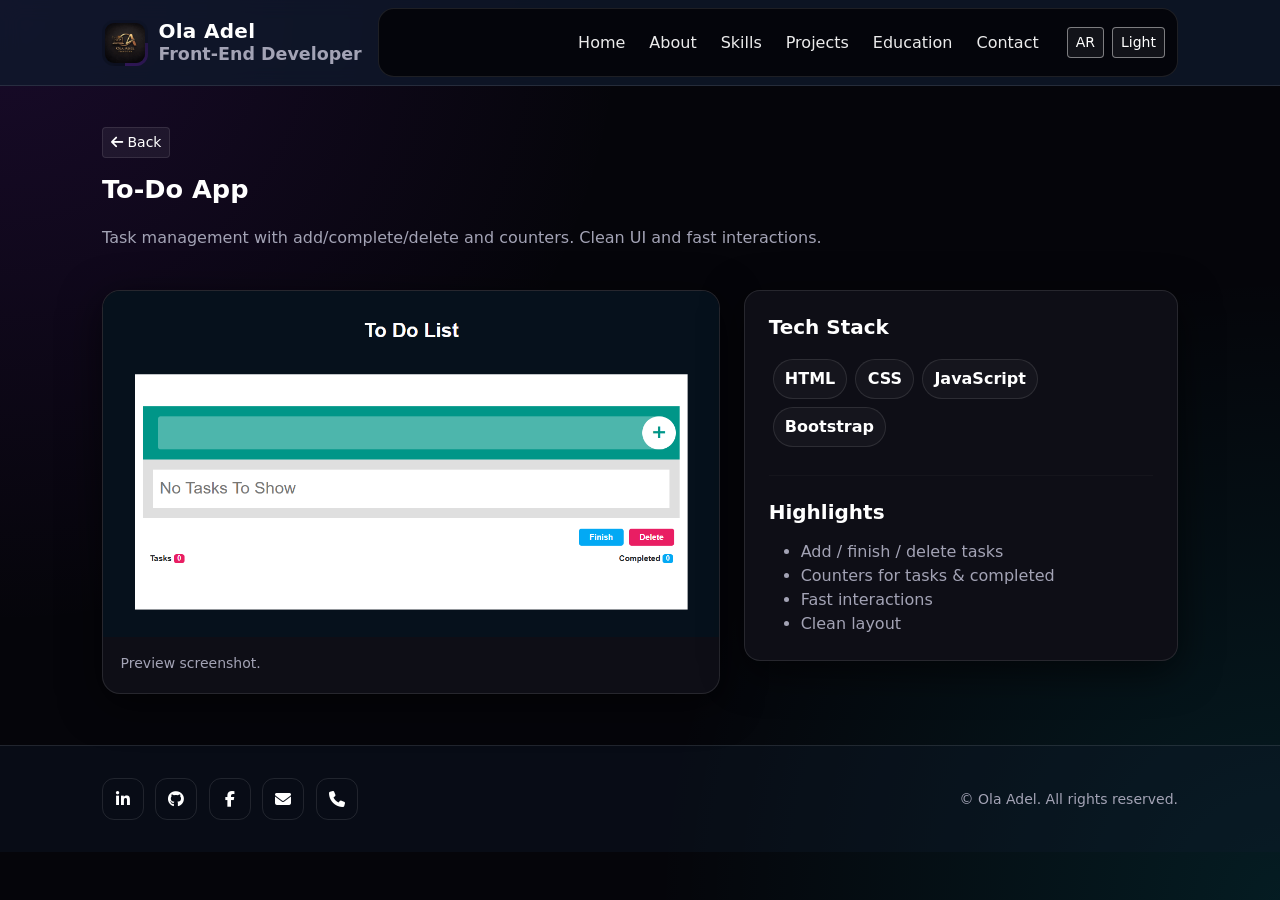
<file: project-todo.html>
<!doctype html>
<html lang="en" dir="ltr" data-theme="dark">

<head>
  <meta charset="utf-8">
  <meta name="viewport" content="width=device-width, initial-scale=1">
  <title>Ola Adel | Portfolio</title>
  <link rel="icon" href="assets/img/logo.jpg">
  <link href="https://cdn.jsdelivr.net/npm/bootstrap@5.3.3/dist/css/bootstrap.min.css" rel="stylesheet">
  <link href="https://cdnjs.cloudflare.com/ajax/libs/font-awesome/6.5.0/css/all.min.css" rel="stylesheet">
  <link href="assets/css/style.css" rel="stylesheet">
</head>

<body>
  <button id="backToTop" class="btn btn-accent" aria-label="Back to top" title="Back to top"><i
      class="fa-solid fa-arrow-up"></i></button>

  <nav class="navbar navbar-expand-lg fixed-top">
    <div class="container container-narrow">
      <a class="navbar-brand brand" href="index.html">
        <div class="premium-frame">
          <img src="assets/img/logo.jpg" alt="logo">
        </div>
        <div class="name">
          <span>Ola Adel</span>
          <small data-i18n="hero_badge">Front-End Developer</small>
        </div>
      </a>
      <button class="navbar-toggler" type="button" data-bs-toggle="collapse" data-bs-target="#nav">
        <span class="navbar-toggler-icon"></span>
      </button>
      <div class="collapse navbar-collapse" id="nav">
        <ul class="navbar-nav ms-auto mb-2 mb-lg-0">
          <li class="nav-item"><a class="nav-link" data-page="index.html" href="index.html"
              data-i18n="nav_home">Home</a></li>
          <li class="nav-item"><a class="nav-link" data-page="about.html" href="about.html"
              data-i18n="nav_about">About</a></li>
          <li class="nav-item"><a class="nav-link" data-page="skills.html" href="skills.html"
              data-i18n="nav_skills">Skills</a></li>
          <li class="nav-item"><a class="nav-link" data-page="projects" href="projects.html"
              data-i18n="nav_projects">Projects</a></li>
          <li class="nav-item"><a class="nav-link" data-page="education.html" href="education.html"
              data-i18n="nav_education">Education</a></li>
          <li class="nav-item"><a class="nav-link" data-page="contact.html" href="contact.html"
              data-i18n="nav_contact">Contact</a></li>
        </ul>
        <div class="d-flex align-items-center gap-2 ms-lg-3 mt-3 mt-lg-0 nav-actions">
          <button class="btn btn-nav btn-sm" id="langBtn" data-action="toggle-lang" type="button">AR</button>
          <button class="btn btn-nav btn-sm" id="themeBtn" data-action="toggle-theme" type="button">Light</button>
        </div>
      </div>
    </div>
  </nav>

  <main class="section">
    <div class="container container-narrow">
      <a class="btn btn-nav btn-sm reveal" href="projects.html"><i class="fa-solid fa-arrow-left"></i> Back</a>
      <div class="mt-3">
        <h2 class="section-title reveal" data-i18n="project_todo">Project</h2>
        <p class="reveal" style="color:var(--muted);" data-i18n="project_todo_desc"></p>
      </div>
      <div class="row g-4 mt-1">
        <div class="col-lg-7 reveal" id="preview">
          <div class="project-card">
            <img class="project-thumb" src="assets/img/todo.png" alt="todo">
            <div class="project-body">
              <div class="small" style="color:var(--muted);">Preview screenshot.</div>
            </div>
          </div>
        </div>
        <div class="col-lg-5 reveal">
          <div class="card-soft p-4">
            <h5 class="mb-3" style="font-weight:900">Tech Stack</h5>
            <div><span class="pill">HTML</span><span class="pill">CSS</span><span class="pill">JavaScript</span><span
                class="pill">Bootstrap</span></div>
            <hr style="border-color:var(--border);" class="my-4">
            <h5 class="mb-3" style="font-weight:900">Highlights</h5>
            <ul class="mb-0" style="color:var(--muted);">
              <span class="d-block" data-lang="en">
                <li>Add / finish / delete tasks</li>
                <li>Counters for tasks & completed</li>
                <li>Fast interactions</li>
                <li>Clean layout</li>
              </span>
              <span class="d-none" data-lang="ar">
                <li>إضافة/إنهاء/حذف المهام</li>
                <li>عداد للمهام والمنتهية</li>
                <li>تفاعل سريع</li>
                <li>تصميم بسيط</li>
              </span>
            </ul>
          </div>
        </div>
      </div>
    </div>
  </main>

  <footer>
    <div class="container container-narrow">
      <div class="row align-items-center g-3">
        <div class="col-md-6">
          <div class="footer-icons">
            <a href="https://www.linkedin.com/in/olaadel55" target="_blank" aria-label="LinkedIn"><i
                class="fa-brands fa-linkedin-in"></i></a>
            <a href="https://github.com/lolaadel" target="_blank" aria-label="GitHub"><i
                class="fa-brands fa-github"></i></a>
            <a href="https://www.facebook.com/share/1CRuUR7CFk/" target="_blank" aria-label="Facebook"><i
                class="fa-brands fa-facebook-f"></i></a>
            <a href="mailto:olaadel552005@gmail.com" aria-label="Email"><i class="fa-solid fa-envelope"></i></a>
            <a href="tel:+201001948900" aria-label="Phone"><i class="fa-solid fa-phone"></i></a>
          </div>
        </div>
        <div class="col-md-6 text-md-end">
          <div class="small" style="color:var(--muted);">
            © <span id="y"></span> Ola Adel. <span data-i18n="footer_rights">All rights reserved.</span>
          </div>
        </div>
      </div>
    </div>
  </footer>

  <script src="https://cdn.jsdelivr.net/npm/bootstrap@5.3.3/dist/js/bootstrap.bundle.min.js"></script>
  <script src="assets/js/main.js"></script>
</body>

</html>
</file>
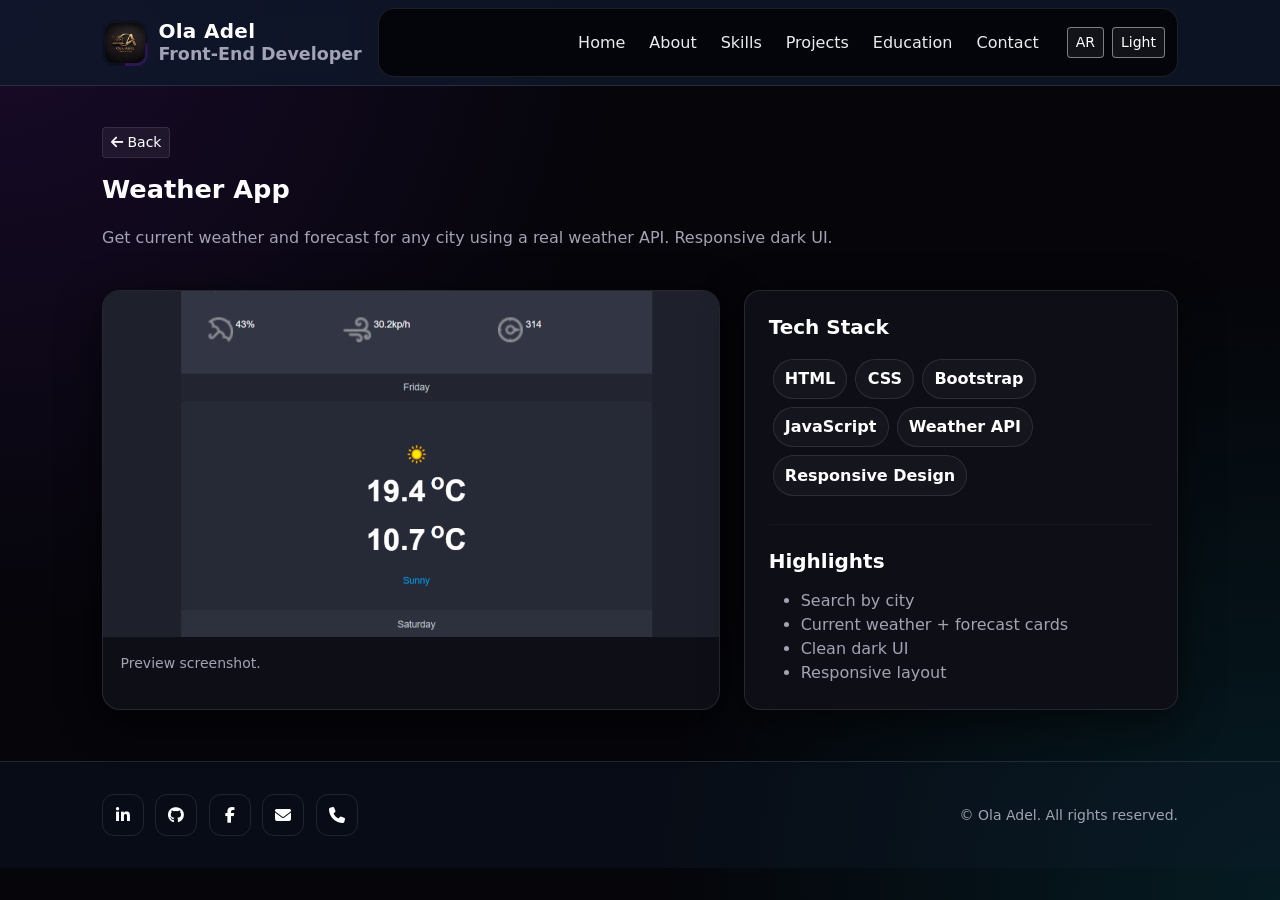
<file: project-weather.html>
<!doctype html>
<html lang="en" dir="ltr" data-theme="dark">

<head>
  <meta charset="utf-8">
  <meta name="viewport" content="width=device-width, initial-scale=1">
  <title>Ola Adel | Portfolio</title>
  <link rel="icon" href="assets/img/logo.jpg">
  <link href="https://cdn.jsdelivr.net/npm/bootstrap@5.3.3/dist/css/bootstrap.min.css" rel="stylesheet">
  <link href="https://cdnjs.cloudflare.com/ajax/libs/font-awesome/6.5.0/css/all.min.css" rel="stylesheet">
  <link href="assets/css/style.css" rel="stylesheet">
</head>

<body>
  <button id="backToTop" class="btn btn-accent" aria-label="Back to top" title="Back to top"><i
      class="fa-solid fa-arrow-up"></i></button>

  <nav class="navbar navbar-expand-lg fixed-top">
    <div class="container container-narrow">
      <a class="navbar-brand brand" href="index.html">
        <div class="premium-frame">
          <img src="assets/img/logo.jpg" alt="logo">
        </div>
        <div class="name">
          <span>Ola Adel</span>
          <small data-i18n="hero_badge">Front-End Developer</small>
        </div>
      </a>
      <button class="navbar-toggler" type="button" data-bs-toggle="collapse" data-bs-target="#nav">
        <span class="navbar-toggler-icon"></span>
      </button>
      <div class="collapse navbar-collapse" id="nav">
        <ul class="navbar-nav ms-auto mb-2 mb-lg-0">
          <li class="nav-item"><a class="nav-link" data-page="index.html" href="index.html"
              data-i18n="nav_home">Home</a></li>
          <li class="nav-item"><a class="nav-link" data-page="about.html" href="about.html"
              data-i18n="nav_about">About</a></li>
          <li class="nav-item"><a class="nav-link" data-page="skills.html" href="skills.html"
              data-i18n="nav_skills">Skills</a></li>
          <li class="nav-item"><a class="nav-link" data-page="projects" href="projects.html"
              data-i18n="nav_projects">Projects</a></li>
          <li class="nav-item"><a class="nav-link" data-page="education.html" href="education.html"
              data-i18n="nav_education">Education</a></li>
          <li class="nav-item"><a class="nav-link" data-page="contact.html" href="contact.html"
              data-i18n="nav_contact">Contact</a></li>
        </ul>
        <div class="d-flex align-items-center gap-2 ms-lg-3 mt-3 mt-lg-0 nav-actions">
          <button class="btn btn-nav btn-sm" id="langBtn" data-action="toggle-lang" type="button">AR</button>
          <button class="btn btn-nav btn-sm" id="themeBtn" data-action="toggle-theme" type="button">Light</button>
        </div>
      </div>
    </div>
  </nav>

  <main class="section">
    <div class="container container-narrow">
      <a class="btn btn-nav btn-sm reveal" href="projects.html"><i class="fa-solid fa-arrow-left"></i> Back</a>
      <div class="mt-3">
        <h2 class="section-title reveal" data-i18n="project_weather">Project</h2>
        <p class="reveal" style="color:var(--muted);" data-i18n="project_weather_desc"></p>
      </div>
      <div class="row g-4 mt-1">
        <div class="col-lg-7 reveal" id="preview">
          <div class="project-card">
            <img class="project-thumb" src="assets/img/weather.png" alt="weather">
            <div class="project-body">
              <div class="small" style="color:var(--muted);">Preview screenshot.</div>
            </div>
          </div>
        </div>
        <div class="col-lg-5 reveal">
          <div class="card-soft p-4">
            <h5 class="mb-3" style="font-weight:900">Tech Stack</h5>
            <div><span class="pill">HTML</span><span class="pill">CSS</span><span class="pill">Bootstrap</span><span
                class="pill">JavaScript</span><span class="pill">Weather API</span><span class="pill">Responsive
                Design</span></div>
            <hr style="border-color:var(--border);" class="my-4">
            <h5 class="mb-3" style="font-weight:900">Highlights</h5>
            <ul class="mb-0" style="color:var(--muted);">
              <span class="d-block" data-lang="en">
                <li>Search by city</li>
                <li>Current weather + forecast cards</li>
                <li>Clean dark UI</li>
                <li>Responsive layout</li>
              </span>
              <span class="d-none" data-lang="ar">
                <li>بحث بالمدينة</li>
                <li>عرض الطقس الحالي + توقعات</li>
                <li>واجهة داكنة نظيفة</li>
                <li>تصميم متجاوب</li>
              </span>
            </ul>
          </div>
        </div>
      </div>
    </div>
  </main>

  <footer>
    <div class="container container-narrow">
      <div class="row align-items-center g-3">
        <div class="col-md-6">
          <div class="footer-icons">
            <a href="https://www.linkedin.com/in/olaadel55" target="_blank" aria-label="LinkedIn"><i
                class="fa-brands fa-linkedin-in"></i></a>
            <a href="https://github.com/lolaadel" target="_blank" aria-label="GitHub"><i
                class="fa-brands fa-github"></i></a>
            <a href="https://www.facebook.com/share/1CRuUR7CFk/" target="_blank" aria-label="Facebook"><i
                class="fa-brands fa-facebook-f"></i></a>
            <a href="mailto:olaadel552005@gmail.com" aria-label="Email"><i class="fa-solid fa-envelope"></i></a>
            <a href="tel:+201001948900" aria-label="Phone"><i class="fa-solid fa-phone"></i></a>
          </div>
        </div>
        <div class="col-md-6 text-md-end">
          <div class="small" style="color:var(--muted);">
            © <span id="y"></span> Ola Adel. <span data-i18n="footer_rights">All rights reserved.</span>
          </div>
        </div>
      </div>
    </div>
  </footer>

  <script src="https://cdn.jsdelivr.net/npm/bootstrap@5.3.3/dist/js/bootstrap.bundle.min.js"></script>
  <script src="assets/js/main.js"></script>
</body>

</html>
</file>
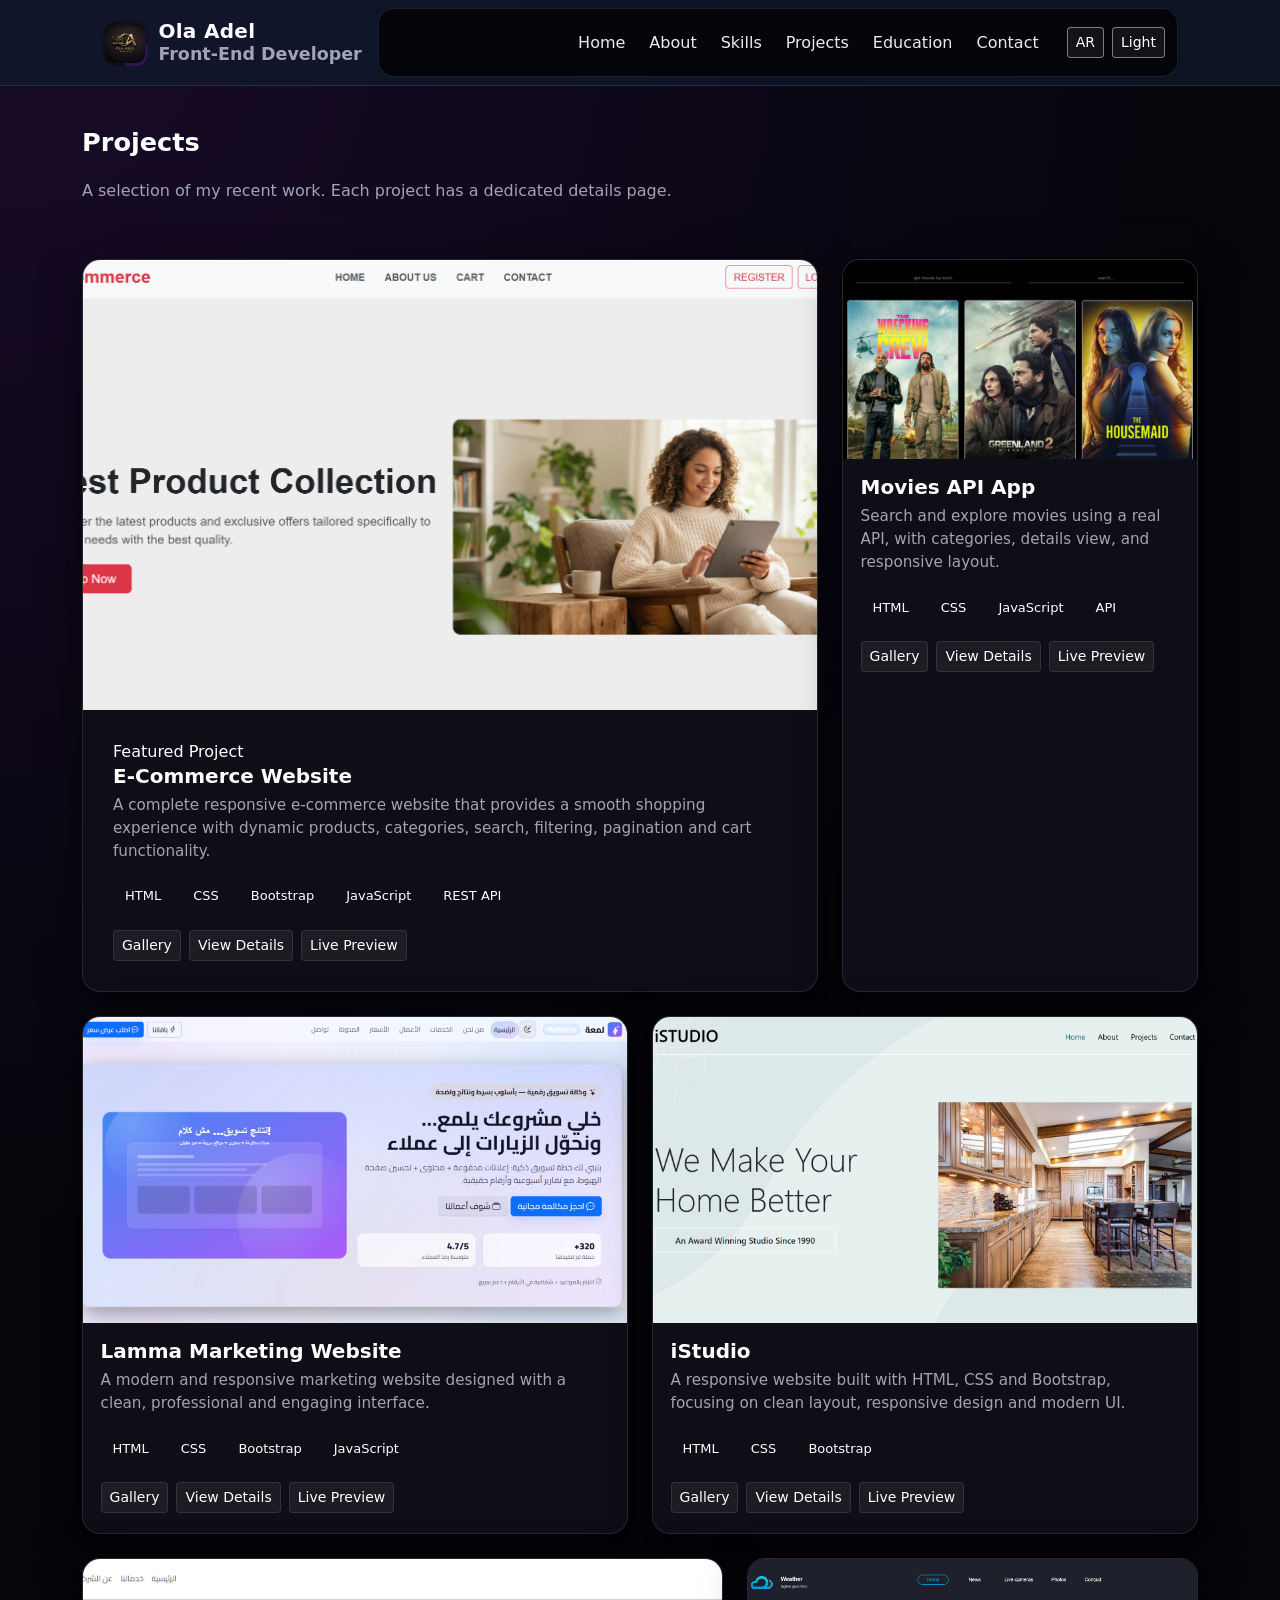
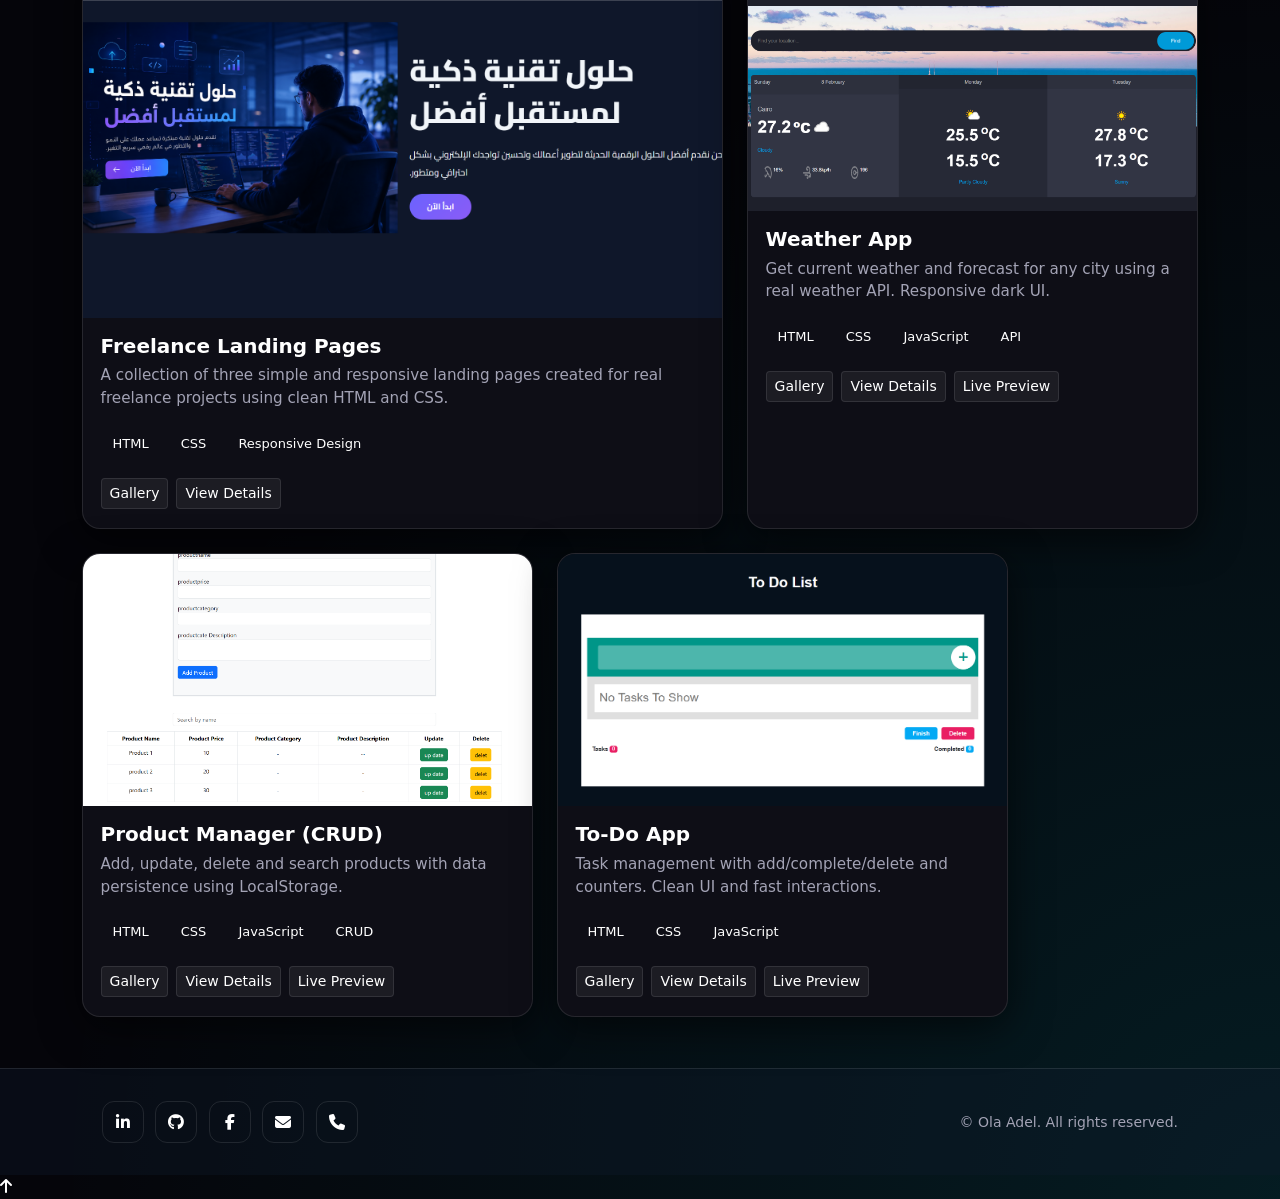
<file: projects.html>
<!DOCTYPE html>

<html data-theme="dark" lang="en">

<head>
    <meta charset="utf-8" />
    <meta content="width=device-width, initial-scale=1" name="viewport" />
    <title>Projects | Ola Adel</title>
    <link rel="icon" href="assets/img/logo.jpg">
    <link href="https://cdn.jsdelivr.net/npm/bootstrap@5.3.3/dist/css/bootstrap.min.css" rel="stylesheet" />
    <link href="https://cdnjs.cloudflare.com/ajax/libs/font-awesome/6.5.0/css/all.min.css" rel="stylesheet" />
    <link href="assets/css/style.css" rel="stylesheet" />
    <style>
        /* Project galleries */
        .carousel-item img {
            max-height: 72vh;
            object-fit: contain;
            background: #111;
        }
    </style>
</head>

<body>
    <!-- Navbar -->
    <nav class="navbar navbar-expand-lg fixed-top">
        <div class="container container-narrow">
            <a class="navbar-brand brand" href="index.html">
                <div class="premium-frame">
                    <img src="assets/img/logo.jpg" alt="logo">
                </div>
                <div class="name">
                    <span>Ola Adel</span>
                    <small data-i18n="hero_badge">Front-End Developer</small>
                </div>
            </a>
            <button class="navbar-toggler" type="button" data-bs-toggle="collapse" data-bs-target="#nav">
                <span class="navbar-toggler-icon"></span>
            </button>
            <div class="collapse navbar-collapse" id="nav">
                <ul class="navbar-nav ms-auto mb-2 mb-lg-0">
                    <li class="nav-item"><a class="nav-link" data-page="index.html" href="index.html"
                            data-i18n="nav_home">Home</a></li>
                    <li class="nav-item"><a class="nav-link" data-page="about.html" href="about.html"
                            data-i18n="nav_about">About</a></li>
                    <li class="nav-item"><a class="nav-link" data-page="skills.html" href="skills.html"
                            data-i18n="nav_skills">Skills</a></li>
                    <li class="nav-item"><a class="nav-link" data-page="projects" href="projects.html"
                            data-i18n="nav_projects">Projects</a></li>
                    <li class="nav-item"><a class="nav-link" data-page="education.html" href="education.html"
                            data-i18n="nav_education">Education</a></li>
                    <li class="nav-item"><a class="nav-link" data-page="contact.html" href="contact.html"
                            data-i18n="nav_contact">Contact</a></li>
                </ul>
                <div class="d-flex align-items-center gap-2 ms-lg-3 mt-3 mt-lg-0 nav-actions">
                    <button class="btn btn-nav btn-sm" id="langBtn" data-action="toggle-lang" type="button">AR</button>
                    <button class="btn btn-nav btn-sm" id="themeBtn" data-action="toggle-theme"
                        type="button">Light</button>
                </div>
            </div>
        </div>
    </nav>

    <main class="container">
        <section class="section">
            <div class="d-flex align-items-end justify-content-between flex-wrap gap-3 mb-3">
                <div>
                    <h1 class="section-title reveal" data-i18n="projects_title">Projects</h1>
                    <p class="reveal" data-i18n="projects_sub" style="color:var(--muted);max-width:58ch">A selection of
                        my recent work. Each project has a dedicated details page.</p>
                </div>
            </div>
            <div class="row g-4 mt-1">
                <!-- ================= E-COMMERCE ================= -->
                <div class="col-12 col-lg-8 reveal">
                    <div class="project-card featured-project">
                        <img alt="E-Commerce Website" class="project-thumb"
                            src="assets/img/projects/ecommerce/01-home.png" />
                        <div class="project-body">
                            <span class="project-label">Featured Project</span>
                            <h5>E-Commerce Website</h5>
                            <p>
                                A complete responsive e-commerce website that provides
                                a smooth shopping experience with dynamic products,
                                categories, search, filtering, pagination and cart functionality.
                            </p>
                            <div class="project-tech">
                                <span>HTML</span>
                                <span>CSS</span>
                                <span>Bootstrap</span>
                                <span>JavaScript</span>
                                <span>REST API</span>
                            </div>
                            <div class="d-flex gap-2 flex-wrap">
                                <button class="btn btn-nav btn-sm" data-bs-target="#gallery-ecommerce"
                                    data-bs-toggle="modal" type="button">
                                    Gallery
                                </button>
                                <a class="btn btn-nav btn-sm" href="project-ecommerce.html">
                                    View Details
                                </a>
                                <a class="btn btn-nav btn-sm" href="https://lolaadel.github.io/E-commerce-Project/"
                                    target="_blank">
                                    Live Preview
                                </a>
                            </div>
                        </div>
                    </div>
                </div>

                <!-- ================= MOVIES API ================= -->
                <div class="col-12 col-lg-4 reveal">
                    <div class="project-card">

                        <img alt="Movies API" class="project-thumb" src="assets/img/projects/movies/01-grid.png" />

                        <div class="project-body">

                            <h5 data-i18n="project_movies">Title</h5>

                            <p data-i18n="project_movies_desc">Desc</p>

                            <div class="project-tech">
                                <span>HTML</span>
                                <span>CSS</span>
                                <span>JavaScript</span>
                                <span>API</span>
                            </div>

                            <div class="d-flex gap-2 flex-wrap">

                                <button class="btn btn-nav btn-sm" data-bs-target="#gallery-movies"
                                    data-bs-toggle="modal" type="button">
                                    <span data-i18n="project_btn_gallery">
                                        Gallery
                                    </span>
                                </button>

                                <a class="btn btn-nav btn-sm" href="project-movies.html">
                                    <span data-i18n="project_btn_details">
                                        View Details
                                    </span>
                                </a>

                                <a class="btn btn-nav btn-sm" href="https://lolaadel.github.io/Movies-API-App/"
                                    target="_blank">
                                    <span data-i18n="project_btn_live">
                                        Live Preview
                                    </span>
                                </a>

                            </div>
                        </div>
                    </div>
                </div>

                <!-- ================= LAMMA ================= -->
                <div class="col-12 col-lg-6 reveal">
                    <div class="project-card">

                        <img alt="Lamma Marketing Website" class="project-thumb"
                            src="assets/img/projects/lamma/01-home.png" />

                        <div class="project-body">

                            <h5>Lamma Marketing Website</h5>

                            <p>
                                A modern and responsive marketing website designed
                                with a clean, professional and engaging interface.
                            </p>

                            <div class="project-tech">
                                <span>HTML</span>
                                <span>CSS</span>
                                <span>Bootstrap</span>
                                <span>JavaScript</span>
                            </div>

                            <div class="d-flex gap-2 flex-wrap">

                                <button class="btn btn-nav btn-sm" data-bs-target="#gallery-lamma"
                                    data-bs-toggle="modal" type="button">
                                    Gallery
                                </button>

                                <a class="btn btn-nav btn-sm" href="project-lamma.html">
                                    View Details
                                </a>

                                <a class="btn btn-nav btn-sm" href="https://lolaadel.github.io/Lamma-Marketing-Site/"
                                    target="_blank">
                                    Live Preview
                                </a>

                            </div>

                        </div>
                    </div>
                </div>

                <!-- ================= ISTUDIO ================= -->
                <div class="col-12 col-lg-6 reveal">
                    <div class="project-card">

                        <img alt="iStudio Website" class="project-thumb"
                            src="assets/img/projects/istudio/01-home.png" />

                        <div class="project-body">

                            <h5>iStudio</h5>

                            <p>
                                A responsive website built with HTML, CSS and Bootstrap,
                                focusing on clean layout, responsive design and modern UI.
                            </p>

                            <div class="project-tech">
                                <span>HTML</span>
                                <span>CSS</span>
                                <span>Bootstrap</span>
                            </div>

                            <div class="d-flex gap-2 flex-wrap">

                                <button class="btn btn-nav btn-sm" data-bs-target="#gallery-istudio"
                                    data-bs-toggle="modal" type="button">
                                    Gallery
                                </button>

                                <a class="btn btn-nav btn-sm" href="project-istudio.html">
                                    View Details
                                </a>

                                <a class="btn btn-nav btn-sm" href="https://lolaadel.github.io/iSUTDIO/"
                                    target="_blank">
                                    Live Preview
                                </a>

                            </div>

                        </div>
                    </div>
                </div>


                <!-- ================= FREELANCE LANDING PAGES ================= -->
                <div class="col-12 col-lg-7 reveal">
                    <div class="project-card">

                        <img alt="Freelance Landing Pages" class="project-thumb"
                            src="assets/img/projects/landing-pages/landing-1.png" />

                        <div class="project-body">

                            <h5>Freelance Landing Pages</h5>

                            <p>
                                A collection of three simple and responsive landing pages
                                created for real freelance projects using clean HTML and CSS.
                            </p>

                            <div class="project-tech">
                                <span>HTML</span>
                                <span>CSS</span>
                                <span>Responsive Design</span>
                            </div>

                            <div class="d-flex gap-2 flex-wrap">

                                <button class="btn btn-nav btn-sm" data-bs-target="#gallery-landing"
                                    data-bs-toggle="modal" type="button">
                                    Gallery
                                </button>

                                <a class="btn btn-nav btn-sm" href="project-landing-pages.html">
                                    View Details
                                </a>

                            </div>

                        </div>
                    </div>
                </div>


                <!-- ================= WEATHER ================= -->
                <div class="col-12 col-md-6 col-lg-5 reveal">
                    <div class="project-card">

                        <img alt="Weather App" class="project-thumb" src="assets/img/projects/weather/01-hero.png" />

                        <div class="project-body">

                            <h5 data-i18n="project_weather">Title</h5>

                            <p data-i18n="project_weather_desc">Desc</p>

                            <div class="project-tech">
                                <span>HTML</span>
                                <span>CSS</span>
                                <span>JavaScript</span>
                                <span>API</span>
                            </div>

                            <div class="d-flex gap-2 flex-wrap">

                                <button class="btn btn-nav btn-sm" data-bs-target="#gallery-weather"
                                    data-bs-toggle="modal" type="button">
                                    <span data-i18n="project_btn_gallery">
                                        Gallery
                                    </span>
                                </button>

                                <a class="btn btn-nav btn-sm" href="project-weather.html">
                                    <span data-i18n="project_btn_details">
                                        View Details
                                    </span>
                                </a>

                                <a class="btn btn-nav btn-sm" href="https://lolaadel.github.io/weather-website-project/"
                                    target="_blank">
                                    <span data-i18n="project_btn_live">
                                        Live Preview
                                    </span>
                                </a>

                            </div>
                        </div>
                    </div>
                </div>


                <!-- ================= PRODUCT MANAGER ================= -->
                <div class="col-12 col-md-6 col-lg-5 reveal">
                    <div class="project-card">

                        <img alt="Product Manager" class="project-thumb"
                            src="assets/img/projects/products/01-main.png" />

                        <div class="project-body">

                            <h5 data-i18n="project_products">Title</h5>

                            <p data-i18n="project_products_desc">Desc</p>

                            <div class="project-tech">
                                <span>HTML</span>
                                <span>CSS</span>
                                <span>JavaScript</span>
                                <span>CRUD</span>
                            </div>

                            <div class="d-flex gap-2 flex-wrap">

                                <button class="btn btn-nav btn-sm" data-bs-target="#gallery-products"
                                    data-bs-toggle="modal" type="button">
                                    <span data-i18n="project_btn_gallery">
                                        Gallery
                                    </span>
                                </button>

                                <a class="btn btn-nav btn-sm" href="project-products.html">
                                    <span data-i18n="project_btn_details">
                                        View Details
                                    </span>
                                </a>

                                <a class="btn btn-nav btn-sm" href="https://lolaadel.github.io/Proudect-Project/"
                                    target="_blank">
                                    <span data-i18n="project_btn_live">
                                        Live Preview
                                    </span>
                                </a>

                            </div>
                        </div>
                    </div>
                </div>


                <!-- ================= TO DO ================= -->
                <div class="col-12 col-md-6 col-lg-5 reveal">
                    <div class="project-card">

                        <img alt="To Do App" class="project-thumb" src="assets/img/projects/todo/01-main.png" />

                        <div class="project-body">

                            <h5 data-i18n="project_todo">Title</h5>

                            <p data-i18n="project_todo_desc">Desc</p>

                            <div class="project-tech">
                                <span>HTML</span>
                                <span>CSS</span>
                                <span>JavaScript</span>
                            </div>

                            <div class="d-flex gap-2 flex-wrap">

                                <button class="btn btn-nav btn-sm" data-bs-target="#gallery-todo" data-bs-toggle="modal"
                                    type="button">
                                    <span data-i18n="project_btn_gallery">
                                        Gallery
                                    </span>
                                </button>

                                <a class="btn btn-nav btn-sm" href="project-todo.html">
                                    <span data-i18n="project_btn_details">
                                        View Details
                                    </span>
                                </a>

                                <a class="btn btn-nav btn-sm" href="https://lolaadel.github.io/To-Do-Task-Project/"
                                    target="_blank">
                                    <span data-i18n="project_btn_live">
                                        Live Preview
                                    </span>
                                </a>

                            </div>
                        </div>
                    </div>
                </div>

            </div>
            <!-- ================= E-COMMERCE GALLERY ================= -->
            <div aria-hidden="true" class="modal fade" id="gallery-ecommerce" tabindex="-1">
                <div class="modal-dialog modal-xl modal-dialog-centered">
                    <div class="modal-content bg-dark text-light">
                        <div class="modal-header border-secondary">
                            <h5 class="modal-title">E-Commerce Website</h5>
                            <button aria-label="Close" class="btn-close btn-close-white" data-bs-dismiss="modal"
                                type="button">
                            </button>
                        </div>
                        <div class="modal-body">
                            <div class="carousel slide" data-bs-ride="carousel" id="gallery-ecommerce-carousel">
                                <!-- Indicators -->
                                <div class="carousel-indicators">
                                    <button class="active" data-bs-slide-to="0"
                                        data-bs-target="#gallery-ecommerce-carousel" type="button">
                                    </button>
                                    <button data-bs-slide-to="1" data-bs-target="#gallery-ecommerce-carousel"
                                        type="button">
                                    </button>
                                    <button data-bs-slide-to="2" data-bs-target="#gallery-ecommerce-carousel"
                                        type="button">
                                    </button>
                                    <button data-bs-slide-to="3" data-bs-target="#gallery-ecommerce-carousel"
                                        type="button">
                                    </button>
                                    <button data-bs-slide-to="4" data-bs-target="#gallery-ecommerce-carousel"
                                        type="button">
                                    </button>
                                    <button data-bs-slide-to="5" data-bs-target="#gallery-ecommerce-carousel"
                                        type="button">
                                    </button>
                                    <button data-bs-slide-to="6" data-bs-target="#gallery-ecommerce-carousel"
                                        type="button">
                                    </button>
                                    <button data-bs-slide-to="7" data-bs-target="#gallery-ecommerce-carousel"
                                        type="button">
                                    </button>
                                    <button data-bs-slide-to="8" data-bs-target="#gallery-ecommerce-carousel"
                                        type="button">
                                    </button>
                                    <button data-bs-slide-to="9" data-bs-target="#gallery-ecommerce-carousel"
                                        type="button">
                                    </button>
                                    <button data-bs-slide-to="10" data-bs-target="#gallery-ecommerce-carousel"
                                        type="button">
                                    </button>
                                    <button data-bs-slide-to="11" data-bs-target="#gallery-ecommerce-carousel"
                                        type="button">
                                    </button>
                                    <button data-bs-slide-to="12" data-bs-target="#gallery-ecommerce-carousel"
                                        type="button">
                                    </button>
                                    <button data-bs-slide-to="13" data-bs-target="#gallery-ecommerce-carousel"
                                        type="button">
                                    </button>
                                    <button data-bs-slide-to="14" data-bs-target="#gallery-ecommerce-carousel"
                                        type="button">
                                    </button>
                                    <button data-bs-slide-to="15" data-bs-target="#gallery-ecommerce-carousel"
                                        type="button">
                                    </button>
                                    <button data-bs-slide-to="16" data-bs-target="#gallery-ecommerce-carousel"
                                        type="button">
                                    </button>
                                    <button data-bs-slide-to="17" data-bs-target="#gallery-ecommerce-carousel"
                                        type="button">
                                    </button>
                                </div>
                                <!-- Images -->
                                <div class="carousel-inner rounded-4 overflow-hidden">
                                    <div class="carousel-item active">
                                        <img src="assets/img/projects/ecommerce/01-home.png" alt="E-Commerce Project 1"
                                            class="d-block w-100" loading="lazy">
                                    </div>

                                    <div class="carousel-item">
                                        <img src="assets/img/projects/ecommerce/01.png" alt="E-Commerce Project 2"
                                            class="d-block w-100" loading="lazy">
                                    </div>

                                    <div class="carousel-item">
                                        <img src="assets/img/projects/ecommerce/02.png" alt="E-Commerce Project 3"
                                            class="d-block w-100" loading="lazy">
                                    </div>

                                    <div class="carousel-item">
                                        <img src="assets/img/projects/ecommerce/03.png" alt="E-Commerce Project 4"
                                            class="d-block w-100" loading="lazy">
                                    </div>

                                    <div class="carousel-item">
                                        <img src="assets/img/projects/ecommerce/04.png" alt="E-Commerce Project 5"
                                            class="d-block w-100" loading="lazy">
                                    </div>

                                    <div class="carousel-item">
                                        <img src="assets/img/projects/ecommerce/05.png" alt="E-Commerce Project 6"
                                            class="d-block w-100" loading="lazy">
                                    </div>

                                    <div class="carousel-item">
                                        <img src="assets/img/projects/ecommerce/06.png" alt="E-Commerce Project 7"
                                            class="d-block w-100" loading="lazy">
                                    </div>

                                    <div class="carousel-item">
                                        <img src="assets/img/projects/ecommerce/07.png" alt="E-Commerce Project 8"
                                            class="d-block w-100" loading="lazy">
                                    </div>

                                    <div class="carousel-item">
                                        <img src="assets/img/projects/ecommerce/08.png" alt="E-Commerce Project 9"
                                            class="d-block w-100" loading="lazy">
                                    </div>

                                    <div class="carousel-item">
                                        <img src="assets/img/projects/ecommerce/09.png" alt="E-Commerce Project 10"
                                            class="d-block w-100" loading="lazy">
                                    </div>

                                    <div class="carousel-item">
                                        <img src="assets/img/projects/ecommerce/10.png" alt="E-Commerce Project 11"
                                            class="d-block w-100" loading="lazy">
                                    </div>

                                    <div class="carousel-item">
                                        <img src="assets/img/projects/ecommerce/11.png" alt="E-Commerce Project 12"
                                            class="d-block w-100" loading="lazy">
                                    </div>

                                    <div class="carousel-item">
                                        <img src="assets/img/projects/ecommerce/12.png" alt="E-Commerce Project 13"
                                            class="d-block w-100" loading="lazy">
                                    </div>

                                    <div class="carousel-item">
                                        <img src="assets/img/projects/ecommerce/13.png" alt="E-Commerce Project 14"
                                            class="d-block w-100" loading="lazy">
                                    </div>

                                    <div class="carousel-item">
                                        <img src="assets/img/projects/ecommerce/14.png" alt="E-Commerce Project 15"
                                            class="d-block w-100" loading="lazy">
                                    </div>

                                    <div class="carousel-item">
                                        <img src="assets/img/projects/ecommerce/15.png" alt="E-Commerce Project 16"
                                            class="d-block w-100" loading="lazy">
                                    </div>

                                    <div class="carousel-item">
                                        <img src="assets/img/projects/ecommerce/16.png" alt="E-Commerce Project 17"
                                            class="d-block w-100" loading="lazy">
                                    </div>

                                    <div class="carousel-item">
                                        <img src="assets/img/projects/ecommerce/17.png" alt="E-Commerce Project 18"
                                            class="d-block w-100" loading="lazy">
                                    </div>

                                </div>

                                <!-- Controls -->
                                <button class="carousel-control-prev" data-bs-slide="prev"
                                    data-bs-target="#gallery-ecommerce-carousel" type="button">

                                    <span aria-hidden="true" class="carousel-control-prev-icon">
                                    </span>

                                    <span class="visually-hidden">
                                        Previous
                                    </span>
                                </button>

                                <button class="carousel-control-next" data-bs-slide="next"
                                    data-bs-target="#gallery-ecommerce-carousel" type="button">

                                    <span aria-hidden="true" class="carousel-control-next-icon">
                                    </span>

                                    <span class="visually-hidden">
                                        Next
                                    </span>
                                </button>

                            </div>
                        </div>

                        <div class="modal-footer border-secondary">

                            <button class="btn btn-outline-light" data-bs-dismiss="modal" type="button">
                                Close
                            </button>

                        </div>

                    </div>
                </div>
            </div>
            <!-- ================= LAMMA GALLERY ================= -->
            <div aria-hidden="true" class="modal fade" id="gallery-lamma" tabindex="-1">
                <div class="modal-dialog modal-xl modal-dialog-centered">

                    <div class="modal-content bg-dark text-light">

                        <div class="modal-header border-secondary">
                            <h5 class="modal-title">Lamma Marketing Website</h5>

                            <button aria-label="Close" class="btn-close btn-close-white" data-bs-dismiss="modal"
                                type="button">
                            </button>
                        </div>

                        <div class="modal-body">

                            <div class="carousel slide" data-bs-ride="carousel" id="gallery-lamma-carousel">

                                <div class="carousel-indicators">

                                    <button class="active" data-bs-slide-to="0" data-bs-target="#gallery-lamma-carousel"
                                        type="button">
                                    </button>

                                    <button data-bs-slide-to="1" data-bs-target="#gallery-lamma-carousel"
                                        type="button"></button>
                                    <button data-bs-slide-to="2" data-bs-target="#gallery-lamma-carousel"
                                        type="button"></button>
                                    <button data-bs-slide-to="3" data-bs-target="#gallery-lamma-carousel"
                                        type="button"></button>
                                    <button data-bs-slide-to="4" data-bs-target="#gallery-lamma-carousel"
                                        type="button"></button>
                                    <button data-bs-slide-to="5" data-bs-target="#gallery-lamma-carousel"
                                        type="button"></button>
                                    <button data-bs-slide-to="6" data-bs-target="#gallery-lamma-carousel"
                                        type="button"></button>
                                    <button data-bs-slide-to="7" data-bs-target="#gallery-lamma-carousel"
                                        type="button"></button>
                                    <button data-bs-slide-to="8" data-bs-target="#gallery-lamma-carousel"
                                        type="button"></button>
                                    <button data-bs-slide-to="9" data-bs-target="#gallery-lamma-carousel"
                                        type="button"></button>
                                    <button data-bs-slide-to="10" data-bs-target="#gallery-lamma-carousel"
                                        type="button"></button>
                                    <button data-bs-slide-to="11" data-bs-target="#gallery-lamma-carousel"
                                        type="button"></button>
                                    <button data-bs-slide-to="12" data-bs-target="#gallery-lamma-carousel"
                                        type="button"></button>
                                    <button data-bs-slide-to="13" data-bs-target="#gallery-lamma-carousel"
                                        type="button"></button>
                                    <button data-bs-slide-to="14" data-bs-target="#gallery-lamma-carousel"
                                        type="button"></button>
                                    <button data-bs-slide-to="15" data-bs-target="#gallery-lamma-carousel"
                                        type="button"></button>
                                    <button data-bs-slide-to="16" data-bs-target="#gallery-lamma-carousel"
                                        type="button"></button>
                                    <button data-bs-slide-to="17" data-bs-target="#gallery-lamma-carousel"
                                        type="button"></button>

                                </div>

                                <div class="carousel-inner rounded-4 overflow-hidden">

                                    <div class="carousel-item active">
                                        <img src="assets/img/projects/lamma/01-home.png" alt="Lamma Project 1"
                                            class="d-block w-100" loading="lazy">
                                    </div>

                                    <div class="carousel-item">
                                        <img src="assets/img/projects/lamma/02.png" alt="Lamma Project 2"
                                            class="d-block w-100" loading="lazy">
                                    </div>

                                    <div class="carousel-item">
                                        <img src="assets/img/projects/lamma/03.png" alt="Lamma Project 3"
                                            class="d-block w-100" loading="lazy">
                                    </div>

                                    <div class="carousel-item">
                                        <img src="assets/img/projects/lamma/04.png" alt="Lamma Project 4"
                                            class="d-block w-100" loading="lazy">
                                    </div>

                                    <div class="carousel-item">
                                        <img src="assets/img/projects/lamma/05.png" alt="Lamma Project 5"
                                            class="d-block w-100" loading="lazy">
                                    </div>

                                    <div class="carousel-item">
                                        <img src="assets/img/projects/lamma/06.png" alt="Lamma Project 6"
                                            class="d-block w-100" loading="lazy">
                                    </div>

                                    <div class="carousel-item">
                                        <img src="assets/img/projects/lamma/07.png" alt="Lamma Project 7"
                                            class="d-block w-100" loading="lazy">
                                    </div>

                                    <div class="carousel-item">
                                        <img src="assets/img/projects/lamma/08.png" alt="Lamma Project 8"
                                            class="d-block w-100" loading="lazy">
                                    </div>

                                    <div class="carousel-item">
                                        <img src="assets/img/projects/lamma/09.png" alt="Lamma Project 9"
                                            class="d-block w-100" loading="lazy">
                                    </div>

                                    <div class="carousel-item">
                                        <img src="assets/img/projects/lamma/10.png" alt="Lamma Project 10"
                                            class="d-block w-100" loading="lazy">
                                    </div>

                                    <div class="carousel-item">
                                        <img src="assets/img/projects/lamma/11.png" alt="Lamma Project 11"
                                            class="d-block w-100" loading="lazy">
                                    </div>

                                    <div class="carousel-item">
                                        <img src="assets/img/projects/lamma/12.png" alt="Lamma Project 12"
                                            class="d-block w-100" loading="lazy">
                                    </div>

                                    <div class="carousel-item">
                                        <img src="assets/img/projects/lamma/13.png" alt="Lamma Project 13"
                                            class="d-block w-100" loading="lazy">
                                    </div>

                                    <div class="carousel-item">
                                        <img src="assets/img/projects/lamma/14.png" alt="Lamma Project 14"
                                            class="d-block w-100" loading="lazy">
                                    </div>

                                    <div class="carousel-item">
                                        <img src="assets/img/projects/lamma/15.png" alt="Lamma Project 15"
                                            class="d-block w-100" loading="lazy">
                                    </div>

                                    <div class="carousel-item">
                                        <img src="assets/img/projects/lamma/16.png" alt="Lamma Project 16"
                                            class="d-block w-100" loading="lazy">
                                    </div>

                                </div>

                                <button class="carousel-control-prev" data-bs-slide="prev"
                                    data-bs-target="#gallery-lamma-carousel" type="button">

                                    <span class="carousel-control-prev-icon"></span>
                                    <span class="visually-hidden">Previous</span>

                                </button>

                                <button class="carousel-control-next" data-bs-slide="next"
                                    data-bs-target="#gallery-lamma-carousel" type="button">

                                    <span class="carousel-control-next-icon"></span>
                                    <span class="visually-hidden">Next</span>

                                </button>

                            </div>
                        </div>

                        <div class="modal-footer border-secondary">

                            <button class="btn btn-outline-light" data-bs-dismiss="modal" type="button">
                                Close
                            </button>

                        </div>

                    </div>
                </div>
            </div>
            <!-- ================= ISTUDIO GALLERY ================= -->
            <div aria-hidden="true" class="modal fade" id="gallery-istudio" tabindex="-1">

                <div class="modal-dialog modal-xl modal-dialog-centered">

                    <div class="modal-content bg-dark text-light">

                        <div class="modal-header border-secondary">

                            <h5 class="modal-title">
                                iStudio
                            </h5>

                            <button aria-label="Close" class="btn-close btn-close-white" data-bs-dismiss="modal"
                                type="button">
                            </button>

                        </div>

                        <div class="modal-body">

                            <div class="carousel slide" data-bs-ride="carousel" id="gallery-istudio-carousel">

                                <div class="carousel-indicators">

                                    <button class="active" data-bs-slide-to="0"
                                        data-bs-target="#gallery-istudio-carousel" type="button">
                                    </button>

                                    <button data-bs-slide-to="1" data-bs-target="#gallery-istudio-carousel"
                                        type="button"></button>
                                    <button data-bs-slide-to="2" data-bs-target="#gallery-istudio-carousel"
                                        type="button"></button>
                                    <button data-bs-slide-to="3" data-bs-target="#gallery-istudio-carousel"
                                        type="button"></button>
                                    <button data-bs-slide-to="4" data-bs-target="#gallery-istudio-carousel"
                                        type="button"></button>
                                    <button data-bs-slide-to="5" data-bs-target="#gallery-istudio-carousel"
                                        type="button"></button>
                                    <button data-bs-slide-to="6" data-bs-target="#gallery-istudio-carousel"
                                        type="button"></button>
                                    <button data-bs-slide-to="7" data-bs-target="#gallery-istudio-carousel"
                                        type="button"></button>
                                    <button data-bs-slide-to="8" data-bs-target="#gallery-istudio-carousel"
                                        type="button"></button>
                                    <button data-bs-slide-to="9" data-bs-target="#gallery-istudio-carousel"
                                        type="button"></button>
                                    <button data-bs-slide-to="10" data-bs-target="#gallery-istudio-carousel"
                                        type="button"></button>
                                    <button data-bs-slide-to="11" data-bs-target="#gallery-istudio-carousel"
                                        type="button"></button>
                                    <button data-bs-slide-to="12" data-bs-target="#gallery-istudio-carousel"
                                        type="button"></button>
                                    <button data-bs-slide-to="13" data-bs-target="#gallery-istudio-carousel"
                                        type="button"></button>

                                </div>

                                <div class="carousel-inner rounded-4 overflow-hidden">

                                    <div class="carousel-item active">
                                        <img src="assets/img/projects/istudio/01-home.png" alt="iStudio 1"
                                            class="d-block w-100" loading="lazy">
                                    </div>

                                    <div class="carousel-item">
                                        <img src="assets/img/projects/istudio/02.png" alt="iStudio 2"
                                            class="d-block w-100" loading="lazy">
                                    </div>

                                    <div class="carousel-item">
                                        <img src="assets/img/projects/istudio/03.png" alt="iStudio 3"
                                            class="d-block w-100" loading="lazy">
                                    </div>

                                    <div class="carousel-item">
                                        <img src="assets/img/projects/istudio/04.png" alt="iStudio 4"
                                            class="d-block w-100" loading="lazy">
                                    </div>

                                    <div class="carousel-item">
                                        <img src="assets/img/projects/istudio/05.png" alt="iStudio 5"
                                            class="d-block w-100" loading="lazy">
                                    </div>

                                    <div class="carousel-item">
                                        <img src="assets/img/projects/istudio/06.png" alt="iStudio 6"
                                            class="d-block w-100" loading="lazy">
                                    </div>

                                    <div class="carousel-item">
                                        <img src="assets/img/projects/istudio/07.png" alt="iStudio 7"
                                            class="d-block w-100" loading="lazy">
                                    </div>

                                    <div class="carousel-item">
                                        <img src="assets/img/projects/istudio/08.png" alt="iStudio 8"
                                            class="d-block w-100" loading="lazy">
                                    </div>

                                    <div class="carousel-item">
                                        <img src="assets/img/projects/istudio/09.png" alt="iStudio 9"
                                            class="d-block w-100" loading="lazy">
                                    </div>

                                    <div class="carousel-item">
                                        <img src="assets/img/projects/istudio/10.png" alt="iStudio 10"
                                            class="d-block w-100" loading="lazy">
                                    </div>

                                    <div class="carousel-item">
                                        <img src="assets/img/projects/istudio/11.png" alt="iStudio 11"
                                            class="d-block w-100" loading="lazy">
                                    </div>

                                    <div class="carousel-item">
                                        <img src="assets/img/projects/istudio/12.png" alt="iStudio 12"
                                            class="d-block w-100" loading="lazy">
                                    </div>

                                    <div class="carousel-item">
                                        <img src="assets/img/projects/istudio/13.png" alt="iStudio 13"
                                            class="d-block w-100" loading="lazy">
                                    </div>

                                    <div class="carousel-item">
                                        <img src="assets/img/projects/istudio/14.png" alt="iStudio 14"
                                            class="d-block w-100" loading="lazy">
                                    </div>

                                </div>

                                <button class="carousel-control-prev" data-bs-slide="prev"
                                    data-bs-target="#gallery-istudio-carousel" type="button">

                                    <span class="carousel-control-prev-icon"></span>
                                    <span class="visually-hidden">Previous</span>

                                </button>

                                <button class="carousel-control-next" data-bs-slide="next"
                                    data-bs-target="#gallery-istudio-carousel" type="button">

                                    <span class="carousel-control-next-icon"></span>
                                    <span class="visually-hidden">Next</span>

                                </button>

                            </div>
                        </div>

                        <div class="modal-footer border-secondary">

                            <button class="btn btn-outline-light" data-bs-dismiss="modal" type="button">
                                Close
                            </button>

                        </div>

                    </div>
                </div>
            </div>
            <!-- ================= LANDING PAGES GALLERY ================= -->
            <div aria-hidden="true" class="modal fade" id="gallery-landing" tabindex="-1">

                <div class="modal-dialog modal-xl modal-dialog-centered">

                    <div class="modal-content bg-dark text-light">

                        <div class="modal-header border-secondary">

                            <h5 class="modal-title">
                                Freelance Landing Pages
                            </h5>

                            <button aria-label="Close" class="btn-close btn-close-white" data-bs-dismiss="modal"
                                type="button">
                            </button>

                        </div>

                        <div class="modal-body">

                            <div class="carousel slide" data-bs-ride="carousel" id="gallery-landing-carousel">

                                <div class="carousel-indicators">

                                    <button class="active" data-bs-slide-to="0"
                                        data-bs-target="#gallery-landing-carousel" type="button">
                                    </button>

                                    <button data-bs-slide-to="1" data-bs-target="#gallery-landing-carousel"
                                        type="button"></button>
                                    <button data-bs-slide-to="2" data-bs-target="#gallery-landing-carousel"
                                        type="button"></button>
                                    <button data-bs-slide-to="3" data-bs-target="#gallery-landing-carousel"
                                        type="button"></button>
                                    <button data-bs-slide-to="4" data-bs-target="#gallery-landing-carousel"
                                        type="button"></button>
                                    <button data-bs-slide-to="5" data-bs-target="#gallery-landing-carousel"
                                        type="button"></button>
                                    <button data-bs-slide-to="6" data-bs-target="#gallery-landing-carousel"
                                        type="button"></button>
                                    <button data-bs-slide-to="7" data-bs-target="#gallery-landing-carousel"
                                        type="button"></button>
                                    <button data-bs-slide-to="8" data-bs-target="#gallery-landing-carousel"
                                        type="button"></button>
                                    <button data-bs-slide-to="9" data-bs-target="#gallery-landing-carousel"
                                        type="button"></button>

                                </div>

                                <div class="carousel-inner rounded-4 overflow-hidden">

                                    <!-- Landing Page 1 -->
                                    <div class="carousel-item active">
                                        <img src="assets/img/projects/landing-pages/landing-1.png" alt="Landing Page 1"
                                            class="d-block w-100" loading="lazy">
                                    </div>

                                    <!-- Landing Page 2 -->
                                    <div class="carousel-item">
                                        <img src="assets/img/projects/landing-pages/landing-2-1.png"
                                            alt="Landing Page 2 - Image 1" class="d-block w-100" loading="lazy">
                                    </div>

                                    <div class="carousel-item">
                                        <img src="assets/img/projects/landing-pages/landing-2-2.png"
                                            alt="Landing Page 2 - Image 2" class="d-block w-100" loading="lazy">
                                    </div>

                                    <div class="carousel-item">
                                        <img src="assets/img/projects/landing-pages/landing-2-3.png"
                                            alt="Landing Page 2 - Image 3" class="d-block w-100" loading="lazy">
                                    </div>

                                    <div class="carousel-item">
                                        <img src="assets/img/projects/landing-pages/landing-2-4.png"
                                            alt="Landing Page 2 - Image 4" class="d-block w-100" loading="lazy">
                                    </div>

                                    <!-- Landing Page 3 -->
                                    <div class="carousel-item">
                                        <img src="assets/img/projects/landing-pages/landing-3-1.png"
                                            alt="Landing Page 3 - Image 1" class="d-block w-100" loading="lazy">
                                    </div>

                                    <div class="carousel-item">
                                        <img src="assets/img/projects/landing-pages/landing-3-2.png"
                                            alt="Landing Page 3 - Image 2" class="d-block w-100" loading="lazy">
                                    </div>

                                    <div class="carousel-item">
                                        <img src="assets/img/projects/landing-pages/landing-3-3.png"
                                            alt="Landing Page 3 - Image 3" class="d-block w-100" loading="lazy">
                                    </div>

                                    <div class="carousel-item">
                                        <img src="assets/img/projects/landing-pages/landing-3-4.png"
                                            alt="Landing Page 3 - Image 4" class="d-block w-100" loading="lazy">
                                    </div>

                                    <div class="carousel-item">
                                        <img src="assets/img/projects/landing-pages/landing-3-5.png"
                                            alt="Landing Page 3 - Image 5" class="d-block w-100" loading="lazy">
                                    </div>

                                </div>

                                <button class="carousel-control-prev" data-bs-slide="prev"
                                    data-bs-target="#gallery-landing-carousel" type="button">

                                    <span class="carousel-control-prev-icon"></span>
                                    <span class="visually-hidden">Previous</span>

                                </button>

                                <button class="carousel-control-next" data-bs-slide="next"
                                    data-bs-target="#gallery-landing-carousel" type="button">

                                    <span class="carousel-control-next-icon"></span>
                                    <span class="visually-hidden">Next</span>

                                </button>

                            </div>
                        </div>

                        <div class="modal-footer border-secondary">

                            <button class="btn btn-outline-light" data-bs-dismiss="modal" type="button">
                                Close
                            </button>

                        </div>

                    </div>
                </div>
            </div>

            <!-- ================= movies GALLERY ================= -->
            <div aria-hidden="true" class="modal fade" id="gallery-movies" tabindex="-1">
                <div class="modal-dialog modal-xl modal-dialog-centered">
                    <div class="modal-content bg-dark text-light">
                        <div class="modal-header border-secondary">
                            <h5 class="modal-title"><span data-i18n="project_movies">Gallery</span></h5><button
                                aria-label="Close" class="btn-close btn-close-white" data-bs-dismiss="modal"
                                type="button"></button>
                        </div>
                        <div class="modal-body">
                            <div class="carousel slide" data-bs-ride="carousel" id="gallery-movies-carousel">
                                <div class="carousel-indicators"><button aria-current="true" aria-label="Slide 1"
                                        class="active" data-bs-slide-to="0" data-bs-target="#gallery-movies-carousel"
                                        type="button"></button><button aria-label="Slide 2" data-bs-slide-to="1"
                                        data-bs-target="#gallery-movies-carousel" type="button"></button><button
                                        aria-label="Slide 3" data-bs-slide-to="2"
                                        data-bs-target="#gallery-movies-carousel" type="button"></button><button
                                        aria-label="Slide 4" data-bs-slide-to="3"
                                        data-bs-target="#gallery-movies-carousel" type="button"></button><button
                                        aria-label="Slide 5" data-bs-slide-to="4"
                                        data-bs-target="#gallery-movies-carousel" type="button"></button></div>
                                <div class="carousel-inner rounded-4 overflow-hidden">
                                    <div class="carousel-item active"><img alt="Movies - grid" class="d-block w-100"
                                            loading="lazy" src="assets/img/projects/movies/01-grid.png" /></div>
                                    <div class="carousel-item"><img alt="Movies - search" class="d-block w-100"
                                            loading="lazy" src="assets/img/projects/movies/02-search.png" /></div>
                                    <div class="carousel-item"><img alt="Movies - details" class="d-block w-100"
                                            loading="lazy" src="assets/img/projects/movies/03-details.png" /></div>
                                    <div class="carousel-item"><img alt="Movies - sidebar" class="d-block w-100"
                                            loading="lazy" src="assets/img/projects/movies/04-sidebar.png" /></div>
                                    <div class="carousel-item"><img alt="Movies - contact" class="d-block w-100"
                                            loading="lazy" src="assets/img/projects/movies/05-contact.png" /></div>
                                </div><button class="carousel-control-prev" data-bs-slide="prev"
                                    data-bs-target="#gallery-movies-carousel" type="button"><span aria-hidden="true"
                                        class="carousel-control-prev-icon"></span><span
                                        class="visually-hidden">Previous</span></button><button
                                    class="carousel-control-next" data-bs-slide="next"
                                    data-bs-target="#gallery-movies-carousel" type="button"><span aria-hidden="true"
                                        class="carousel-control-next-icon"></span><span
                                        class="visually-hidden">Next</span></button>
                            </div>
                        </div>
                        <div class="modal-footer border-secondary"><button class="btn btn-outline-light"
                                data-bs-dismiss="modal" type="button"><span data-i18n="btn_close">Close</span></button>
                        </div>
                    </div>
                </div>
            </div>

            <!-- ================= weather GALLERY ================= -->
            <div aria-hidden="true" class="modal fade" id="gallery-weather" tabindex="-1">
                <div class="modal-dialog modal-xl modal-dialog-centered">
                    <div class="modal-content bg-dark text-light">
                        <div class="modal-header border-secondary">
                            <h5 class="modal-title"><span data-i18n="project_weather">Gallery</span></h5><button
                                aria-label="Close" class="btn-close btn-close-white" data-bs-dismiss="modal"
                                type="button"></button>
                        </div>
                        <div class="modal-body">
                            <div class="carousel slide" data-bs-ride="carousel" id="gallery-weather-carousel">
                                <div class="carousel-indicators"><button aria-current="true" aria-label="Slide 1"
                                        class="active" data-bs-slide-to="0" data-bs-target="#gallery-weather-carousel"
                                        type="button"></button><button aria-label="Slide 2" data-bs-slide-to="1"
                                        data-bs-target="#gallery-weather-carousel" type="button"></button></div>
                                <div class="carousel-inner rounded-4 overflow-hidden">
                                    <div class="carousel-item active"><img alt="Weather - desktop" class="d-block w-100"
                                            loading="lazy" src="assets/img/projects/weather/01-hero.png" /></div>
                                    <div class="carousel-item"><img alt="Weather - mobile" class="d-block w-100"
                                            loading="lazy" src="assets/img/projects/weather/02-mobile.png" /></div>
                                </div><button class="carousel-control-prev" data-bs-slide="prev"
                                    data-bs-target="#gallery-weather-carousel" type="button"><span aria-hidden="true"
                                        class="carousel-control-prev-icon"></span><span
                                        class="visually-hidden">Previous</span></button><button
                                    class="carousel-control-next" data-bs-slide="next"
                                    data-bs-target="#gallery-weather-carousel" type="button"><span aria-hidden="true"
                                        class="carousel-control-next-icon"></span><span
                                        class="visually-hidden">Next</span></button>
                            </div>
                        </div>
                        <div class="modal-footer border-secondary"><button class="btn btn-outline-light"
                                data-bs-dismiss="modal" type="button"><span data-i18n="btn_close">Close</span></button>
                        </div>
                    </div>
                </div>
            </div>

            <!-- ================= todo GALLERY ================= -->
            <div aria-hidden="true" class="modal fade" id="gallery-todo" tabindex="-1">
                <div class="modal-dialog modal-xl modal-dialog-centered">
                    <div class="modal-content bg-dark text-light">
                        <div class="modal-header border-secondary">
                            <h5 class="modal-title"><span data-i18n="project_todo">Gallery</span></h5><button
                                aria-label="Close" class="btn-close btn-close-white" data-bs-dismiss="modal"
                                type="button"></button>
                        </div>
                        <div class="modal-body">
                            <div class="carousel slide" data-bs-ride="carousel" id="gallery-todo-carousel">
                                <div class="carousel-indicators"><button aria-current="true" aria-label="Slide 1"
                                        class="active" data-bs-slide-to="0" data-bs-target="#gallery-todo-carousel"
                                        type="button"></button></div>
                                <div class="carousel-inner rounded-4 overflow-hidden">
                                    <div class="carousel-item active"><img alt="Todo" class="d-block w-100"
                                            loading="lazy" src="assets/img/projects/todo/01-main.png" /></div>
                                </div><button class="carousel-control-prev" data-bs-slide="prev"
                                    data-bs-target="#gallery-todo-carousel" type="button"><span aria-hidden="true"
                                        class="carousel-control-prev-icon"></span><span
                                        class="visually-hidden">Previous</span></button><button
                                    class="carousel-control-next" data-bs-slide="next"
                                    data-bs-target="#gallery-todo-carousel" type="button"><span aria-hidden="true"
                                        class="carousel-control-next-icon"></span><span
                                        class="visually-hidden">Next</span></button>
                            </div>
                        </div>
                        <div class="modal-footer border-secondary"><button class="btn btn-outline-light"
                                data-bs-dismiss="modal" type="button"><span data-i18n="btn_close">Close</span></button>
                        </div>
                    </div>
                </div>
            </div>
            <!-- ================= products GALLERY ================= -->

            <div aria-hidden="true" class="modal fade" id="gallery-products" tabindex="-1">
                <div class="modal-dialog modal-xl modal-dialog-centered">
                    <div class="modal-content bg-dark text-light">
                        <div class="modal-header border-secondary">
                            <h5 class="modal-title"><span data-i18n="project_products">Gallery</span></h5><button
                                aria-label="Close" class="btn-close btn-close-white" data-bs-dismiss="modal"
                                type="button"></button>
                        </div>
                        <div class="modal-body">
                            <div class="carousel slide" data-bs-ride="carousel" id="gallery-products-carousel">
                                <div class="carousel-indicators"><button aria-current="true" aria-label="Slide 1"
                                        class="active" data-bs-slide-to="0" data-bs-target="#gallery-products-carousel"
                                        type="button"></button><button aria-label="Slide 2" data-bs-slide-to="1"
                                        data-bs-target="#gallery-products-carousel" type="button"></button><button
                                        aria-label="Slide 3" data-bs-slide-to="2"
                                        data-bs-target="#gallery-products-carousel" type="button"></button><button
                                        aria-label="Slide 4" data-bs-slide-to="3"
                                        data-bs-target="#gallery-products-carousel" type="button"></button></div>
                                <div class="carousel-inner rounded-4 overflow-hidden">
                                    <div class="carousel-item active"><img alt="Products - form" class="d-block w-100"
                                            loading="lazy" src="assets/img/projects/products/01-main.png" /></div>
                                    <div class="carousel-item"><img alt="Products - list" class="d-block w-100"
                                            loading="lazy" src="assets/img/projects/products/02-list.png" /></div>
                                    <div class="carousel-item"><img alt="Products - search" class="d-block w-100"
                                            loading="lazy" src="assets/img/projects/products/03-search.png" /></div>
                                    <div class="carousel-item"><img alt="Products - update" class="d-block w-100"
                                            loading="lazy" src="assets/img/projects/products/04-update.png" /></div>
                                </div><button class="carousel-control-prev" data-bs-slide="prev"
                                    data-bs-target="#gallery-products-carousel" type="button"><span aria-hidden="true"
                                        class="carousel-control-prev-icon"></span><span
                                        class="visually-hidden">Previous</span></button><button
                                    class="carousel-control-next" data-bs-slide="next"
                                    data-bs-target="#gallery-products-carousel" type="button"><span aria-hidden="true"
                                        class="carousel-control-next-icon"></span><span
                                        class="visually-hidden">Next</span></button>
                            </div>
                        </div>
                        <div class="modal-footer border-secondary"><button class="btn btn-outline-light"
                                data-bs-dismiss="modal" type="button"><span data-i18n="btn_close">Close</span></button>
                        </div>
                    </div>
                </div>
            </div>
        </section>
    </main>

    <footer>
        <div class="container container-narrow">
            <div class="row align-items-center g-3">
                <div class="col-md-6">
                    <div class="footer-icons">
                        <a aria-label="LinkedIn" href="https://www.linkedin.com/in/olaadel55" target="_blank"><i
                                class="fa-brands fa-linkedin-in"></i></a>
                        <a aria-label="GitHub" href="https://github.com/lolaadel" target="_blank"><i
                                class="fa-brands fa-github"></i></a>
                        <a aria-label="Facebook" href="https://www.facebook.com/share/1CRuUR7CFk/" target="_blank"><i
                                class="fa-brands fa-facebook-f"></i></a>
                        <a aria-label="Email" href="mailto:olaadel552005@gmail.com"><i
                                class="fa-solid fa-envelope"></i></a>
                        <a aria-label="Phone" href="tel:+201001948900"><i class="fa-solid fa-phone"></i></a>
                    </div>
                </div>
                <div class="col-md-6 text-md-end">
                    <div class="small" style="color:var(--muted);">
                        © <span id="y"></span> Ola Adel. <span data-i18n="footer_rights">All rights reserved.</span>
                    </div>
                </div>
            </div>
        </div>
    </footer>
    <a aria-label="Back to top" class="back-to-top" href="#"><i class="fa-solid fa-arrow-up"></i></a>
    <script src="https://cdn.jsdelivr.net/npm/bootstrap@5.3.3/dist/js/bootstrap.bundle.min.js"></script>
    <script src="assets/js/main.js"></script>
</body>

</html>
</file>
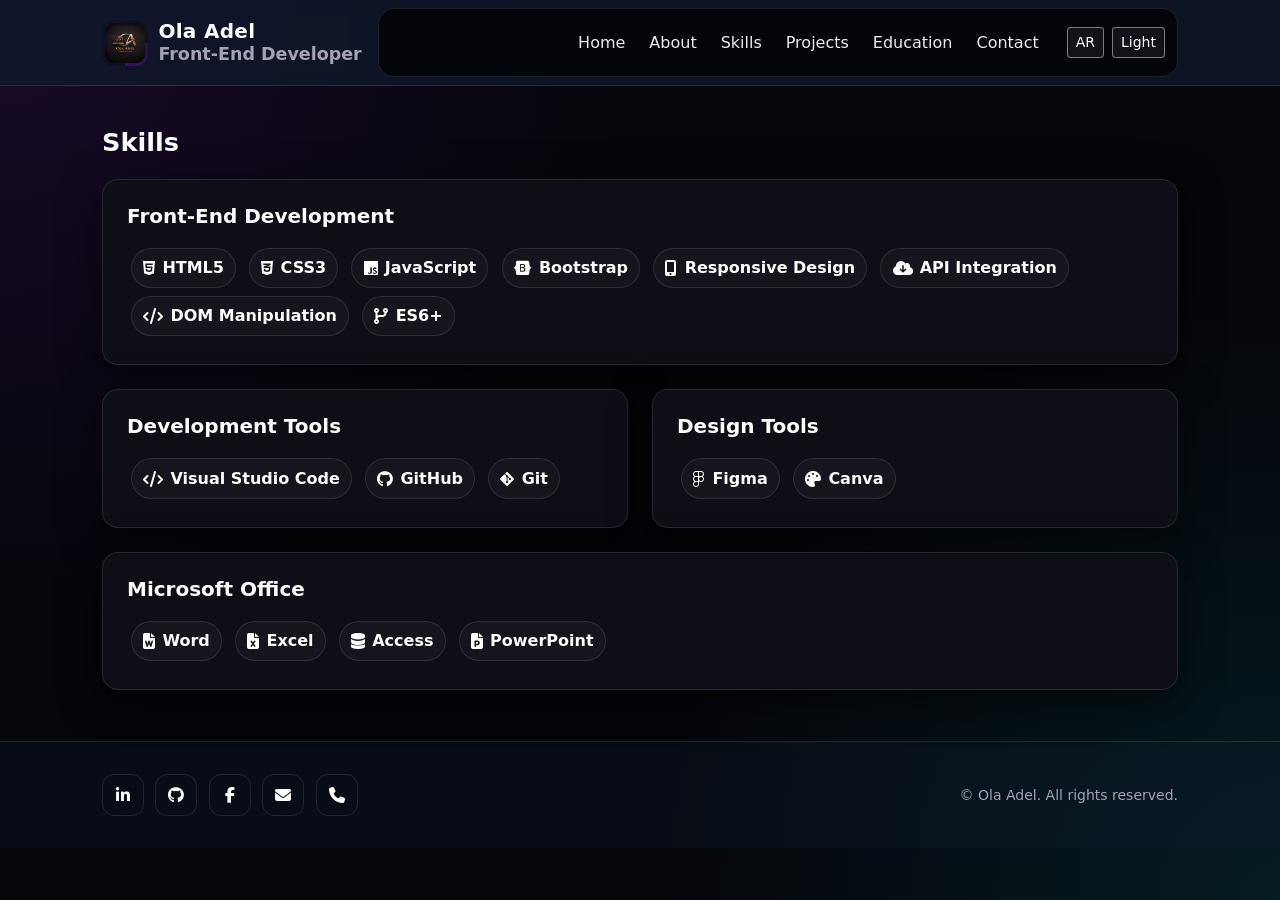
<file: skills.html>
<!doctype html>
<html lang="en" dir="ltr" data-theme="dark">

<head>
  <meta charset="utf-8">
  <meta name="viewport" content="width=device-width, initial-scale=1">
  <title>Ola Adel | Portfolio</title>
  <link rel="icon" href="assets/img/logo.jpg">
  <link href="https://cdn.jsdelivr.net/npm/bootstrap@5.3.3/dist/css/bootstrap.min.css" rel="stylesheet">
  <link href="https://cdnjs.cloudflare.com/ajax/libs/font-awesome/6.5.0/css/all.min.css" rel="stylesheet">
  <link href="assets/css/style.css" rel="stylesheet">
</head>

<body>
  <button id="backToTop" class="btn btn-accent" aria-label="Back to top" title="Back to top"><i
      class="fa-solid fa-arrow-up"></i></button>

  <nav class="navbar navbar-expand-lg fixed-top">
    <div class="container container-narrow">
      <a class="navbar-brand brand" href="index.html">
        <div class="premium-frame">
          <img src="assets/img/logo.jpg" alt="logo">
        </div>
        <div class="name">
          <span>Ola Adel</span>
          <small data-i18n="hero_badge">Front-End Developer</small>
        </div>
      </a>
      <button class="navbar-toggler" type="button" data-bs-toggle="collapse" data-bs-target="#nav">
        <span class="navbar-toggler-icon"></span>
      </button>
      <div class="collapse navbar-collapse" id="nav">
        <ul class="navbar-nav ms-auto mb-2 mb-lg-0">
          <li class="nav-item"><a class="nav-link" data-page="index.html" href="index.html"
              data-i18n="nav_home">Home</a></li>
          <li class="nav-item"><a class="nav-link" data-page="about.html" href="about.html"
              data-i18n="nav_about">About</a></li>
          <li class="nav-item"><a class="nav-link" data-page="skills.html" href="skills.html"
              data-i18n="nav_skills">Skills</a></li>
          <li class="nav-item"><a class="nav-link" data-page="projects" href="projects.html"
              data-i18n="nav_projects">Projects</a></li>
          <li class="nav-item"><a class="nav-link" data-page="education.html" href="education.html"
              data-i18n="nav_education">Education</a></li>
          <li class="nav-item"><a class="nav-link" data-page="contact.html" href="contact.html"
              data-i18n="nav_contact">Contact</a></li>
        </ul>
        <div class="d-flex align-items-center gap-2 ms-lg-3 mt-3 mt-lg-0 nav-actions">
          <button class="btn btn-nav btn-sm" id="langBtn" data-action="toggle-lang" type="button">AR</button>
          <button class="btn btn-nav btn-sm" id="themeBtn" data-action="toggle-theme" type="button">Light</button>
        </div>
      </div>
    </div>
  </nav>

  <main class="section">
    <div class="container container-narrow">

      <h2 class="section-title reveal" data-i18n="skills_title">
        Skills & Tools
      </h2>

      <div class="row g-4">

        <!-- Front-End Skills -->
        <div class="col-12 reveal">
          <div class="card-soft p-4">

            <h5 class="mb-3" style="font-weight:900">
              Front-End Development
            </h5>

            <div>

              <span class="pill">
                <i class="fa-brands fa-html5"></i>
                HTML5
              </span>

              <span class="pill">
                <i class="fa-brands fa-css3-alt"></i>
                CSS3
              </span>

              <span class="pill">
                <i class="fa-brands fa-js"></i>
                JavaScript
              </span>

              <span class="pill">
                <i class="fa-brands fa-bootstrap"></i>
                Bootstrap
              </span>

              <span class="pill">
                <i class="fa-solid fa-mobile-screen-button"></i>
                Responsive Design
              </span>

              <span class="pill">
                <i class="fa-solid fa-cloud-arrow-down"></i>
                API Integration
              </span>

              <span class="pill">
                <i class="fa-solid fa-code"></i>
                DOM Manipulation
              </span>

              <span class="pill">
                <i class="fa-solid fa-code-branch"></i>
                ES6+
              </span>

            </div>

          </div>
        </div>


        <!-- Development Tools -->
        <div class="col-md-6 reveal">
          <div class="card-soft p-4 h-100">

            <h5 class="mb-3" style="font-weight:900">
              Development Tools
            </h5>

            <div>

              <span class="pill">
                <i class="fa-solid fa-code"></i>
                Visual Studio Code
              </span>

              <span class="pill">
                <i class="fa-brands fa-github"></i>
                GitHub
              </span>

              <span class="pill">
                <i class="fa-brands fa-git-alt"></i>
                Git
              </span>

            </div>

          </div>
        </div>


        <!-- Design Tools -->
        <div class="col-md-6 reveal">
          <div class="card-soft p-4 h-100">

            <h5 class="mb-3" style="font-weight:900">
              Design Tools
            </h5>

            <div>

              <span class="pill">
                <i class="fa-brands fa-figma"></i>
                Figma
              </span>

              <span class="pill">
                <i class="fa-solid fa-palette"></i>
                Canva
              </span>

            </div>

          </div>
        </div>


        <!-- Microsoft Office -->
        <div class="col-12 reveal">
          <div class="card-soft p-4">

            <h5 class="mb-3" style="font-weight:900">
              Microsoft Office
            </h5>

            <div>

              <span class="pill">
                <i class="fa-solid fa-file-word"></i>
                Word
              </span>

              <span class="pill">
                <i class="fa-solid fa-file-excel"></i>
                Excel
              </span>

              <span class="pill">
                <i class="fa-solid fa-database"></i>
                Access
              </span>

              <span class="pill">
                <i class="fa-solid fa-file-powerpoint"></i>
                PowerPoint
              </span>

            </div>

          </div>
        </div>

      </div>

    </div>
  </main>

  <footer>
    <div class="container container-narrow">
      <div class="row align-items-center g-3">
        <div class="col-md-6">
          <div class="footer-icons">
            <a href="https://www.linkedin.com/in/olaadel55" target="_blank" aria-label="LinkedIn"><i
                class="fa-brands fa-linkedin-in"></i></a>
            <a href="https://github.com/lolaadel" target="_blank" aria-label="GitHub"><i
                class="fa-brands fa-github"></i></a>
            <a href="https://www.facebook.com/share/1CRuUR7CFk/" target="_blank" aria-label="Facebook"><i
                class="fa-brands fa-facebook-f"></i></a>
            <a href="mailto:olaadel552005@gmail.com" aria-label="Email"><i class="fa-solid fa-envelope"></i></a>
            <a href="tel:+201001948900" aria-label="Phone"><i class="fa-solid fa-phone"></i></a>
          </div>
        </div>
        <div class="col-md-6 text-md-end">
          <div class="small" style="color:var(--muted);">
            © <span id="y"></span> Ola Adel. <span data-i18n="footer_rights">All rights reserved.</span>
          </div>
        </div>
      </div>
    </div>
  </footer>

  <script src="https://cdn.jsdelivr.net/npm/bootstrap@5.3.3/dist/js/bootstrap.bundle.min.js"></script>
  <script src="assets/js/main.js"></script>
</body>

</html>
</file>
<file: assets/css/style.css>
:root {
  --btnText: #ffffff;
  --btnTextOnAccent: #ffffff;
  --bg: #05050A;
  --surface: #0E0E16;
  --card: #151522;
  --text: #ffffff;
  --muted: #A3A3B5;
  --accent: #00E6F6;
  --accent2: #8A2BE2;
  --border: rgba(255, 255, 255, .1);
  --shadow: 0 10px 40px rgba(0, 0, 0, .6);
  --navH: 76px;
}

[data-theme="light"] {
  --bg: #F4F5F7;
  --surface: #ffffff;
  --card: #ffffff;
  --text: #111827;
  --muted: #6B7280;
  --accent: #0EA5E9;
  --accent2: #6366F1;
  --border: rgba(0, 0, 0, .08);
  --shadow: 0 20px 40px rgba(0, 0, 0, .08);
}

html {
  scroll-behavior: smooth;
}

body {
  font-family: system-ui, -apple-system, Segoe UI, Roboto, Arial, sans-serif;
  background: radial-gradient(circle at top left, rgba(138, 43, 226, .15), transparent 40%), radial-gradient(circle at bottom right, rgba(0, 230, 246, .1), transparent 40%), var(--bg);
  color: var(--text);
  min-height: 100vh;
  padding-top: var(--navH);
}

a {
  color: inherit;
  text-decoration: none;
}

a:hover {
  color: var(--accent);
}

.navbar {
  background: rgba(15, 26, 45, .75);
  backdrop-filter: blur(10px);
  border-bottom: 1px solid var(--border);
}

[data-theme="light"] .navbar {
  background: rgba(255, 255, 255, .75);
}

.brand {
  display: flex;
  align-items: center;
  gap: .65rem;
  font-weight: 800;
  letter-spacing: .3px;
}

.brand img {
  width: 42px;
  height: 42px;
  object-fit: cover;
  border-radius: 10px;
  box-shadow: var(--shadow);
}

.brand .name {
  line-height: 1;
}

.brand .name small {
  display: block;
  font-weight: 600;
  color: var(--muted);
  letter-spacing: 0;
}

.container-narrow {
  max-width: 1100px;
}

.hero {
  padding-top: 4.5rem;
  padding-bottom: 3rem;
}

.badge-soft {
  display: inline-flex;
  gap: .45rem;
  align-items: center;
  padding: .45rem .75rem;
  background: rgba(91, 140, 255, .14);
  border: 1px solid rgba(91, 140, 255, .25);
  border-radius: 999px;
  font-weight: 700;
}

.hero h1 {
  font-size: clamp(2.2rem, 3.8vw, 3.2rem);
  font-weight: 900;
  margin-top: .8rem;
  letter-spacing: .2px;
}

.hero p {
  color: var(--muted);
  font-size: 1.05rem;
  max-width: 60ch;
}

.hero-card {
  background: linear-gradient(180deg, rgba(255, 255, 255, .06), transparent), var(--surface);
  border: 1px solid var(--border);
  border-radius: 18px;
  box-shadow: var(--shadow);
  overflow: hidden;
}

.hero-photo {
  width: 100%;
  aspect-ratio: 4/5;
  object-fit: cover;
  object-position: center;
}

.hero-meta {
  padding: 1rem 1.1rem;
  border-top: 1px solid var(--border);
}

.kpi {
  background: var(--surface);
  border: 1px solid var(--border);
  border-radius: 16px;
  padding: 1rem;
  height: 100%;
  box-shadow: var(--shadow);
}

.kpi h6 {
  margin: 0;
  font-weight: 900;
}

.kpi p {
  margin: .35rem 0 0;
  color: var(--muted);
  font-size: .95rem;
}

.section {
  padding: 3.2rem 0;
}

.section-title {
  font-weight: 900;
  font-size: 1.6rem;
  margin-bottom: 1.3rem;
}

.page-center {
  min-height: calc(100vh - var(--navH));
  display: flex;
  align-items: center;
}

.card-soft {
  background: var(--surface);
  border: 1px solid var(--border);
  border-radius: 16px;
  box-shadow: var(--shadow);
}

.pill {
  display: inline-flex;
  align-items: center;
  gap: .45rem;
  padding: .45rem .7rem;
  border: 1px solid var(--border);
  border-radius: 999px;
  background: rgba(255, 255, 255, .03);
  font-weight: 700;
  margin: .25rem;
  color: var(--text);
}

[data-theme="light"] .pill {
  background: rgba(2, 6, 23, .03);
}

.project-card {
  background: var(--surface);
  border: 1px solid var(--border);
  border-radius: 18px;
  overflow: hidden;
  box-shadow: var(--shadow);
  height: 100%;
  transition: transform .2s ease, border-color .2s ease;
}

.project-card:hover {
  transform: translateY(-4px);
  border-color: rgba(91, 140, 255, .35);
}

.project-thumb {
  width: 100%;
  aspect-ratio: 16/9;
  object-fit: cover;
  background: var(--card);
}

.project-body {
  padding: 1rem 1.1rem 1.2rem;
}

.project-body h5 {
  font-weight: 900;
  margin: 0 0 .4rem;
}

.project-body p {
  color: var(--muted);
  margin: 0 0 .9rem;
  font-size: .95rem;
}

/* feature cards (home) */
.feature-card {
  background: var(--surface);
  border: 1px solid var(--border);
  border-radius: 18px;
  padding: 16px;
  box-shadow: var(--shadow);
  height: 100%;
}

.feature-icon {
  width: 44px;
  height: 44px;
  border-radius: 14px;
  display: flex;
  align-items: center;
  justify-content: center;
  background: rgba(91, 140, 255, .14);
  border: 1px solid rgba(91, 140, 255, .24);
  margin-bottom: 10px;
}

.feature-icon i {
  color: var(--text);
}

.btn-accent {
  background: linear-gradient(135deg, var(--accent), var(--accent2));
  border: none;
  font-weight: 800;
  border-radius: 12px;
  padding: .65rem 1rem;
  color: var(--btnTextOnAccent);
}

.btn-outline-soft {
  border: 1px solid var(--border);
  color: var(--text);
  border-radius: 12px;
  padding: .65rem 1rem;
  font-weight: 800;
}

.btn-outline-soft:hover {
  border-color: rgba(91, 140, 255, .35);
}

footer {
  border-top: 1px solid var(--border);
  padding: 2rem 0;
  background: rgba(15, 26, 45, .35);
}

[data-theme="light"] footer {
  background: rgba(255, 255, 255, .45);
}

.footer-icons a {
  width: 42px;
  height: 42px;
  display: inline-flex;
  align-items: center;
  justify-content: center;
  border-radius: 12px;
  border: 1px solid var(--border);
  margin-right: .4rem;
}

.footer-icons a:hover {
  border-color: rgba(91, 140, 255, .35);
}

#backToTop {
  position: fixed;
  right: 18px;
  bottom: 18px;
  width: 48px;
  height: 48px;
  border-radius: 14px;
  display: none;
  align-items: center;
  justify-content: center;
  box-shadow: var(--shadow);
  z-index: 9999;
}

.reveal {
  opacity: 1;
  transform: none;
}

.js-reveal .reveal {
  opacity: 0;
  transform: translateY(14px);
  transition: opacity .7s ease, transform .7s ease;
}

.js-reveal .reveal.show {
  opacity: 1;
  transform: translateY(0);
}

.rtl {
  direction: rtl;
  text-align: right;
}


/* ===== Navbar & Controls (Improved visibility on mobile) ===== */
.navbar-glass {
  backdrop-filter: blur(14px);
}

.navbar-glass .navbar-nav .nav-link {
  color: var(--text) !important;
  opacity: .9;
  font-weight: 500;
}

.navbar-glass .navbar-nav .nav-link:hover,
.navbar-glass .navbar-nav .nav-link:focus {
  opacity: 1;
  color: var(--text) !important;
}

.navbar-glass .navbar-nav .nav-link.active {
  opacity: 1;
  color: var(--accent) !important;
}

.nav-actions .btn,
.btn-nav {
  border: 1px solid var(--border) !important;
  background: rgba(255, 255, 255, .06) !important;
  color: var(--text) !important;
}

.btn-nav:hover {
  color: var(--text) !important;
}

[data-theme="light"] .nav-actions .btn,
[data-theme="light"] .btn-nav {
  background: rgba(2, 6, 23, .04) !important;
}

.nav-actions .btn:hover,
.btn-nav:hover {
  transform: translateY(-1px);
  box-shadow: 0 8px 20px rgba(0, 0, 0, .18);
}

@media (max-width: 991.98px) {
  .navbar-glass .navbar-collapse {
    margin-top: .75rem;
    background: rgba(15, 26, 45, .92);
    border: 1px solid var(--border);
    border-radius: 14px;
    padding: .75rem;
  }

  [data-theme="light"] .navbar-glass .navbar-collapse {
    background: rgba(255, 255, 255, .92);
  }

  .navbar-glass .navbar-nav .nav-link {
    padding: .65rem .75rem;
    border-radius: 12px;
  }

  .navbar-glass .navbar-nav .nav-link:hover {
    background: rgba(255, 255, 255, .06);
  }

  [data-theme="light"] .navbar-glass .navbar-nav .nav-link:hover {
    background: rgba(2, 6, 23, .04);
  }
}

/* ===== Back To Top (Always reliable) ===== */
#backToTop {
  display: flex !important;
  align-items: center;
  justify-content: center;
  opacity: 0;
  visibility: hidden;
  pointer-events: none;
  transform: translateY(10px);
  transition: opacity .25s ease, transform .25s ease, visibility .25s ease;
  z-index: 9999;
}

#backToTop.show {
  opacity: 1;
  visibility: visible;
  pointer-events: auto;
  transform: translateY(0);
}


/* Improve top-right actions contrast */
.nav-actions .btn-nav {
  background: rgba(255, 255, 255, .06);
  border-color: rgba(255, 255, 255, .18);
}

[data-theme="light"] .nav-actions .btn-nav {
  background: rgba(0, 0, 0, .04);
  border-color: rgba(0, 0, 0, .12);
}

/* Bootstrap navbar toggler icon visibility */
.navbar .navbar-toggler {
  border-color: rgba(255, 255, 255, .25);
}

[data-theme="light"] .navbar .navbar-toggler {
  border-color: rgba(0, 0, 0, .18);
}

.navbar .navbar-toggler-icon {
  background-image: url("data:image/svg+xml,%3csvg xmlns='http://www.w3.org/2000/svg' viewBox='0 0 30 30'%3e%3cpath stroke='rgba(255,255,255,0.85)' stroke-linecap='round' stroke-miterlimit='10' stroke-width='2' d='M4 7h22M4 15h22M4 23h22'/%3e%3c/svg%3e");
}

[data-theme="light"] .navbar .navbar-toggler-icon {
  background-image: url("data:image/svg+xml,%3csvg xmlns='http://www.w3.org/2000/svg' viewBox='0 0 30 30'%3e%3cpath stroke='rgba(0,0,0,0.75)' stroke-linecap='round' stroke-miterlimit='10' stroke-width='2' d='M4 7h22M4 15h22M4 23h22'/%3e%3c/svg%3e");
}

/* ---- Navbar visibility fixes ---- */
.navbar {
  backdrop-filter: blur(10px);
}

.navbar .navbar-brand {
  display: flex;
  align-items: center;
  gap: .65rem;
}

.navbar .brand-text {
  display: flex;
  flex-direction: column;
  line-height: 1.1;
}

.navbar .brand-text small {
  margin-top: 2px;
  opacity: .85;
}

.navbar .nav-link,
.navbar .navbar-brand,
.navbar .navbar-toggler {
  color: var(--text) !important;
}

.navbar .nav-link {
  opacity: .92;
}

.navbar .nav-link:hover,
.navbar .nav-link.active {
  opacity: 1;
}

.navbar .btn,
.navbar .btn i {
  color: var(--text) !important;
}

.navbar .btn {
  border-color: color-mix(in srgb, var(--text) 45%, transparent) !important;
}

/* Mobile nav dropdown */
.navbar .navbar-collapse {
  background: color-mix(in srgb, var(--bg) 92%, transparent);
  border: 1px solid var(--border);
  border-radius: 16px;
  padding: 12px;
}

.navbar .navbar-nav .nav-link {
  padding: .6rem .75rem;
  border-radius: 10px;
}

.navbar .navbar-nav .nav-link:hover {
  background: color-mix(in srgb, var(--card) 75%, transparent);
}

/* Make buttons/links readable globally */
.btn,
.btn a,
a.btn {
  text-decoration: none;
}

.btn,
.btn-link {
  color: inherit;
}

/* Brand sizing */
.navbar .navbar-brand img {
  height: 48px;
  width: auto;
  border-radius: 12px;
}

.navbar .navbar-brand .name {
  display: flex;
  flex-direction: column;
  line-height: 1.05;
}

.navbar .navbar-brand .name small {
  margin-top: 3px;
}

/* --- Premium Animated Frames --- */
.premium-frame {
  position: relative;
  padding: 3px;
  overflow: hidden;
  display: inline-flex;
  z-index: 1;
}

.premium-frame::before {
  content: '';
  position: absolute;
  inset: -100%;
  width: 300%;
  height: 300%;
  background: conic-gradient(from 0deg, transparent 0%, transparent 40%, var(--accent) 50%, var(--accent2) 60%, transparent 100%);
  animation: rotate-border 4s linear infinite;
  z-index: -1;
  top: 50%;
  left: 50%;
  transform-origin: 0 0;
  /* Centering the conic gradient origin */
}

@keyframes rotate-border {
  from {
    transform: translate(-50%, -50%) rotate(0deg);
  }

  to {
    transform: translate(-50%, -50%) rotate(360deg);
  }
}

.premium-frame::after {
  content: '';
  position: absolute;
  inset: 3px;
  background: var(--surface);
  z-index: -1;
}

/* Modifying Logo Frame */
.brand .premium-frame {
  width: 46px;
  height: 46px;
  border-radius: 12px;
}

.brand .premium-frame::after {
  border-radius: 9px;
  background: var(--card);
}

.brand .premium-frame img {
  width: 100%;
  height: 100%;
  border-radius: 9px;
  object-fit: cover;
  position: relative;
  z-index: 2;
}

/* Hero Photo Frame Masterpiece */
.hero-photo-wrapper.premium-frame {
  width: 100%;
  aspect-ratio: 4/5;
  border-radius: 24px;
  position: relative;
  padding: 0;
  background: transparent;
  transform-style: preserve-3d;
  perspective: 1000px;
}

.hero-photo-wrapper.premium-frame::before {
  content: '';
  position: absolute;
  inset: -6px;
  border-radius: 30px;
  background: linear-gradient(45deg, var(--accent), var(--accent2), #ff007f, var(--accent));
  background-size: 300% 300%;
  animation: bg-gradient-glow 6s ease infinite, float-frame 6s ease-in-out infinite;
  z-index: -2;
  filter: blur(15px);
  opacity: 0.8;
}

.hero-photo-wrapper.premium-frame::after {
  content: '';
  position: absolute;
  inset: -4px;
  border-radius: 28px;
  background: linear-gradient(45deg, var(--accent), var(--accent2), #ff007f, var(--accent));
  background-size: 300% 300%;
  animation: bg-gradient-glow 6s ease infinite, float-frame 6s ease-in-out infinite;
  z-index: -1;
}

.hero-photo-wrapper.premium-frame img {
  width: 100%;
  height: 100%;
  border-radius: 24px;
  object-fit: cover;
  position: relative;
  z-index: 2;
  border: 4px solid var(--surface);
  box-shadow: 0 0 30px rgba(0, 0, 0, 0.8);
  animation: float-frame 6s ease-in-out infinite;
  animation-delay: 0.1s;
}

@keyframes bg-gradient-glow {
  0% {
    background-position: 0% 50%;
  }

  50% {
    background-position: 100% 50%;
  }

  100% {
    background-position: 0% 50%;
  }
}

@keyframes float-frame {
  0% {
    transform: translateY(0px) rotateX(0deg) rotateY(0deg);
  }

  50% {
    transform: translateY(-15px) rotateX(2deg) rotateY(-2deg);
  }

  100% {
    transform: translateY(0px) rotateX(0deg) rotateY(0deg);
  }
}

/* Hide old hero photo default img if inside frame */
.hero-card {
  background: none;
  border: none;
  box-shadow: none;
}

.hero-card .hero-meta {
  border-top: none;
  padding: 1.5rem 0.5rem 0.5rem;
}

/* --- Marquee Projects Slider --- */
.projects-marquee-section {
  padding: 3rem 0;
  overflow: hidden;
  background: linear-gradient(90deg, transparent, rgba(91, 140, 255, .05) 50%, transparent);
  border-top: 1px solid var(--border);
  border-bottom: 1px solid var(--border);
  margin-top: 2rem;
  margin-bottom: 2rem;
}

.marquee-title {
  text-align: center;
  margin-bottom: 2rem;
  font-weight: 800;
  font-size: 1.8rem;
  background: linear-gradient(135deg, var(--text), var(--accent));
  -webkit-background-clip: text;
  background-clip: text;
  -webkit-text-fill-color: transparent;
}

.marquee {
  display: flex;
  overflow: hidden;
  user-select: none;
  gap: 2rem;
}

.marquee-content {
  flex-shrink: 0;
  display: flex;
  gap: 2rem;
  justify-content: space-around;
  min-width: 100%;
  animation: scroll 20s linear infinite;
}

.marquee:hover .marquee-content {
  animation-play-state: paused;
}

.marquee-item {
  width: 320px;
  aspect-ratio: 16/9;
  border-radius: 16px;
  overflow: hidden;
  position: relative;
  border: 1px solid var(--border);
  box-shadow: var(--shadow);
  transition: transform 0.3s ease, border-color 0.3s ease;
  display: block;
}

.marquee-item img {
  width: 100%;
  height: 100%;
  object-fit: cover;
  transition: transform 0.5s ease;
}

.marquee-item:hover img {
  transform: scale(1.08);
}

.marquee-item:hover {
  transform: translateY(-8px);
  border-color: var(--accent);
  box-shadow: 0 15px 35px rgba(91, 140, 255, .15);
}

.marquee-overlay {
  position: absolute;
  inset: 0;
  background: linear-gradient(to top, rgba(0, 0, 0, 0.85) 0%, transparent 70%);
  display: flex;
  align-items: flex-end;
  padding: 1.2rem;
  opacity: 0;
  transition: opacity 0.3s ease;
}

.marquee-item:hover .marquee-overlay {
  opacity: 1;
}

.marquee-overlay h6 {
  color: #fff;
  margin: 0;
  font-weight: 700;
  font-size: 1.15rem;
  transform: translateY(10px);
  transition: transform 0.3s ease;
}

.marquee-item:hover .marquee-overlay h6 {
  transform: translateY(0);
}

@keyframes scroll {
  from {
    transform: translateX(0);
  }

  to {
    transform: translateX(calc(-100% - 2rem));
  }
}

@media (max-width: 768px) {
  .marquee-item {
    width: 260px;
  }
}


/* ================= PROJECTS ================= */

.projects-grid {
  display: grid;
  grid-template-columns: repeat(2, 1fr);
  gap: 30px;
}

/* Featured Project */

.featured-project {
  grid-column: 1 / -1;
}

.featured-project .project-thumb {
  height: 450px;
}

.featured-project .project-body {
  padding: 30px;
}

.featured-project h3 {
  font-size: 28px;
}

.project-thumb {
  position: relative;
  overflow: hidden;
}

.project-thumb img {
  width: 100%;
  height: 100%;
  object-fit: cover;
}

/* Featured Badge */

.project-badge {
  position: absolute;
  top: 20px;
  left: 20px;
  padding: 8px 16px;
  border-radius: 20px;
  background: var(--primary-color);
  color: #fff;
  font-size: 14px;
  font-weight: 600;
}

/* Tech Stack */

.project-tech {
  display: flex;
  flex-wrap: wrap;
  gap: 8px;
  margin: 18px 0;
}

.project-tech span {
  padding: 6px 12px;
  border-radius: 20px;
  font-size: 13px;
  background: var(--bg-secondary);
  color: var(--text-color);
  border: 1px solid var(--border-color);
}

/* Project Links */

.project-links {
  display: flex;
  gap: 12px;
}

.project-links a {
  display: inline-flex;
  align-items: center;
  justify-content: center;
  padding: 9px 18px;
  border-radius: 8px;
  text-decoration: none;
  transition: 0.3s;
}

/* Responsive */
@media (max-width: 768px) {
  .projects-grid {
    grid-template-columns: 1fr;
  }

  .featured-project {
    grid-column: auto;
  }

  .featured-project .project-thumb {
    height: 280px;
  }

  .featured-project h3 {
    font-size: 24px;
  }
}
</file>
